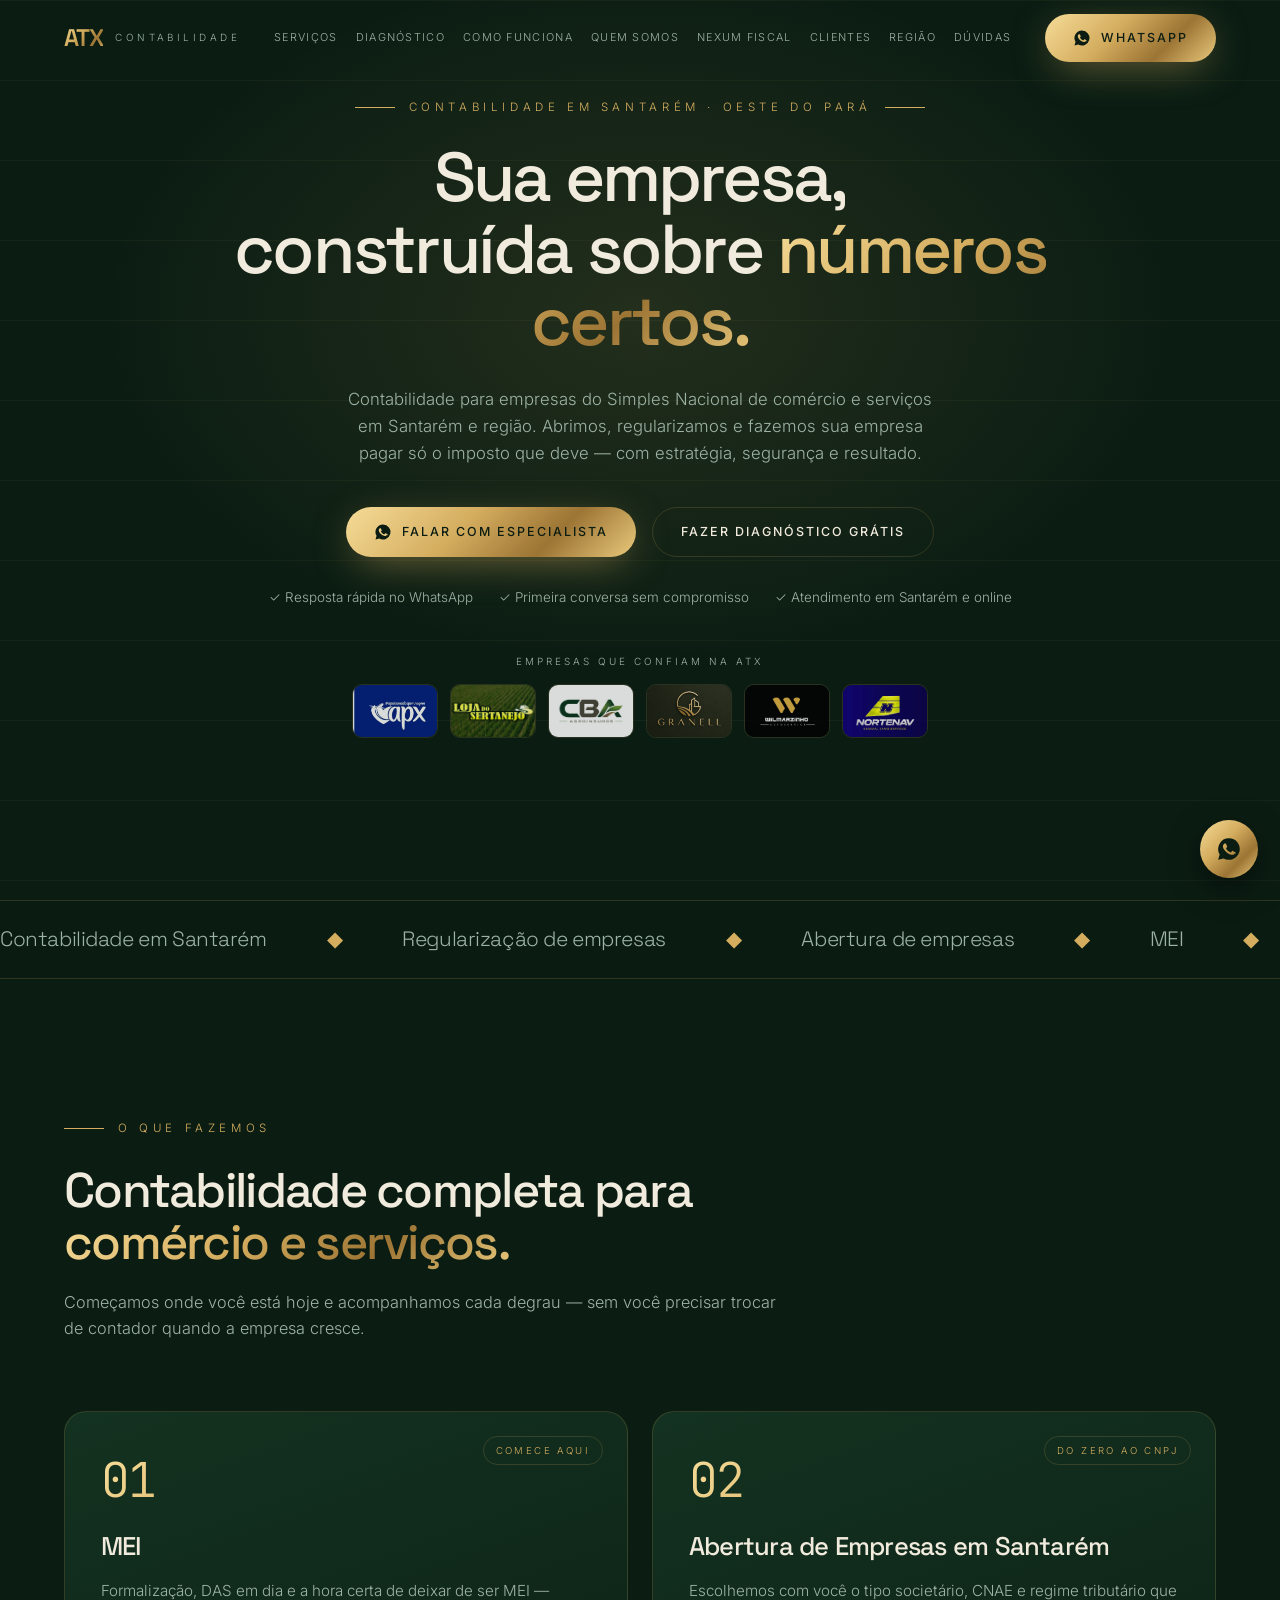
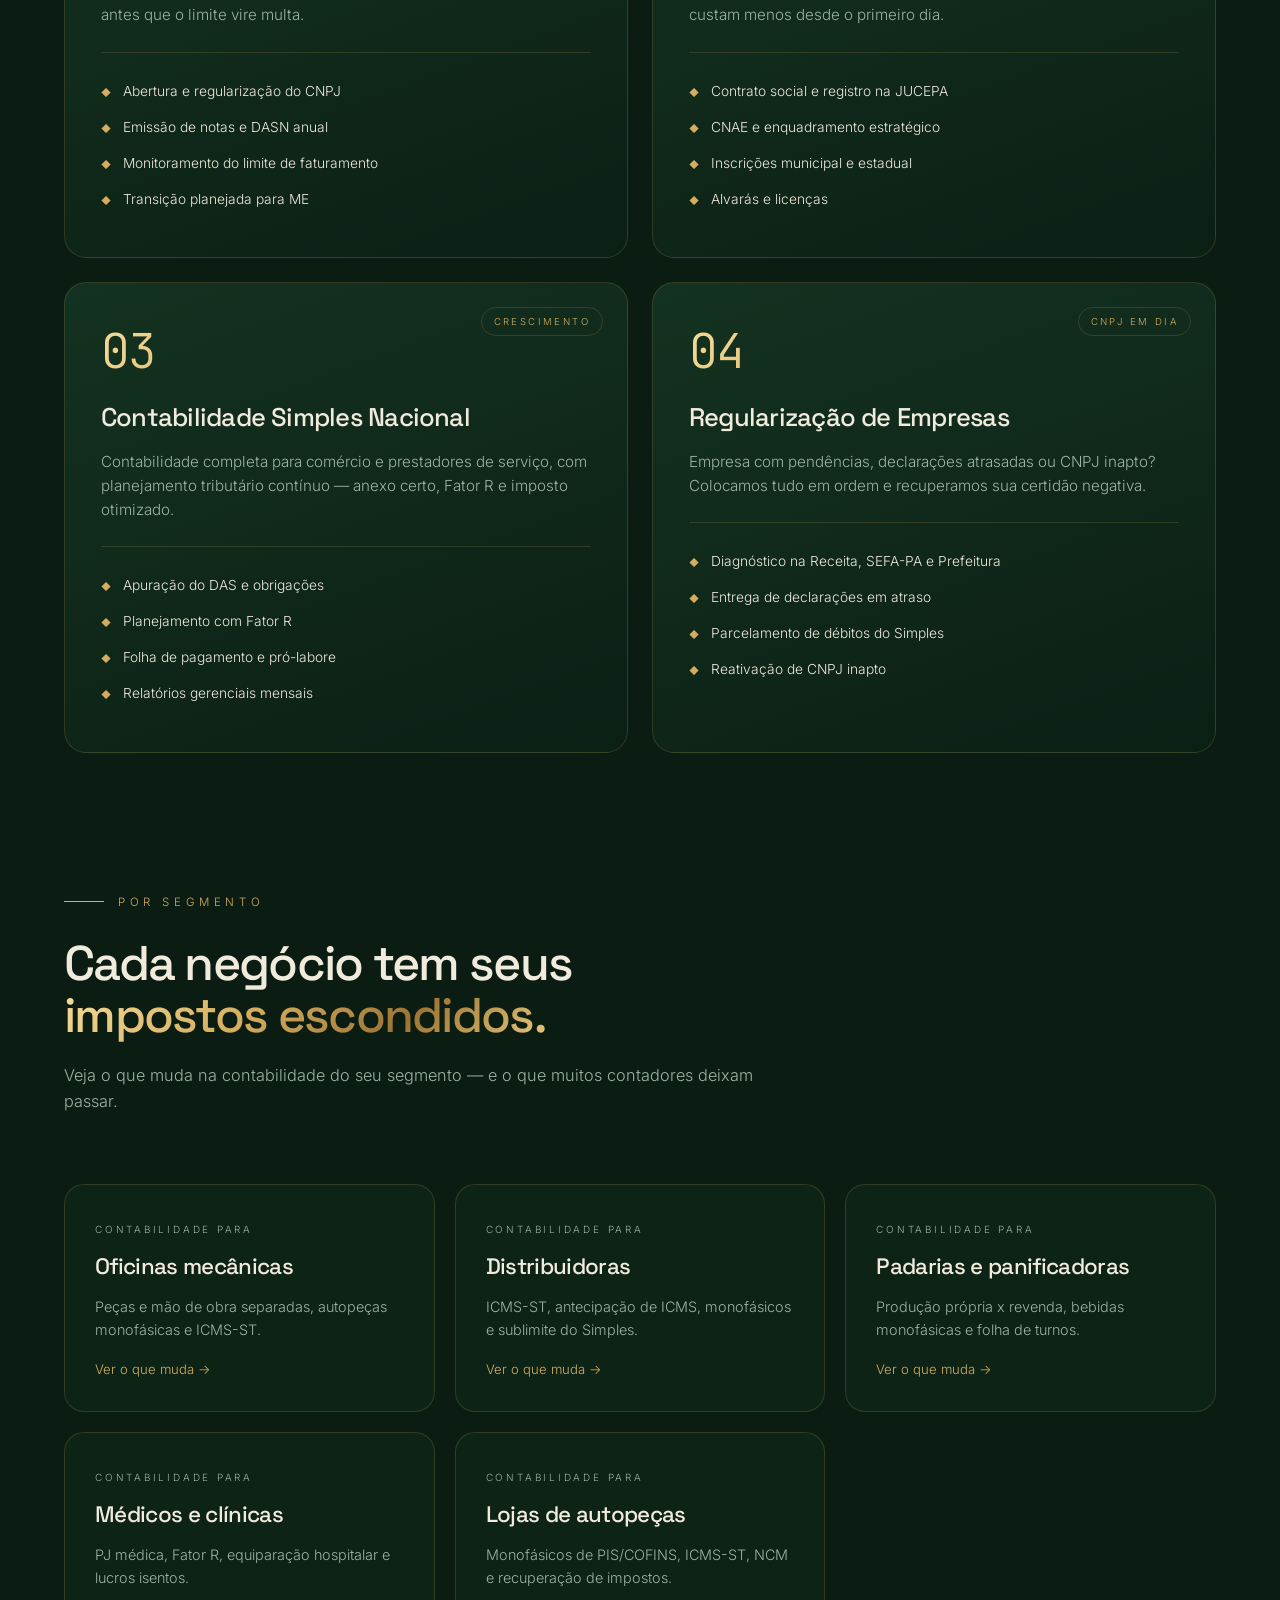
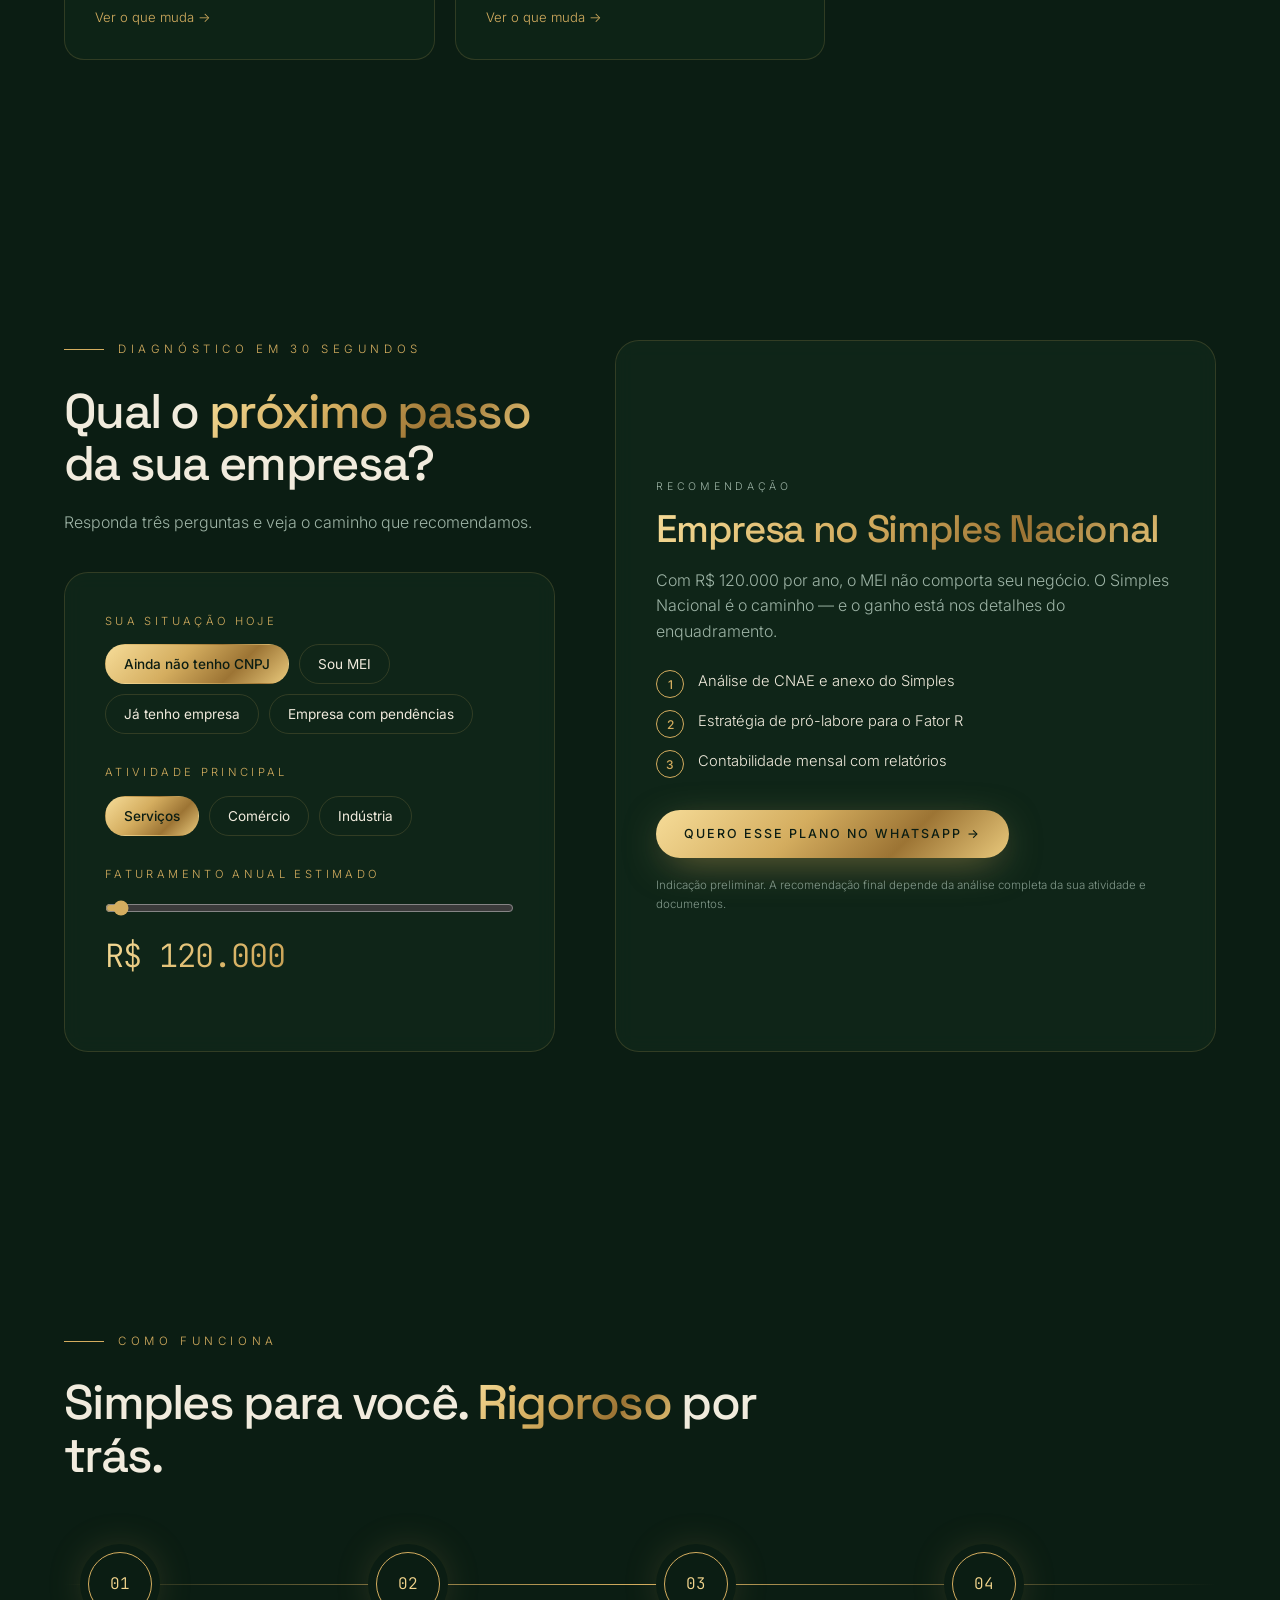
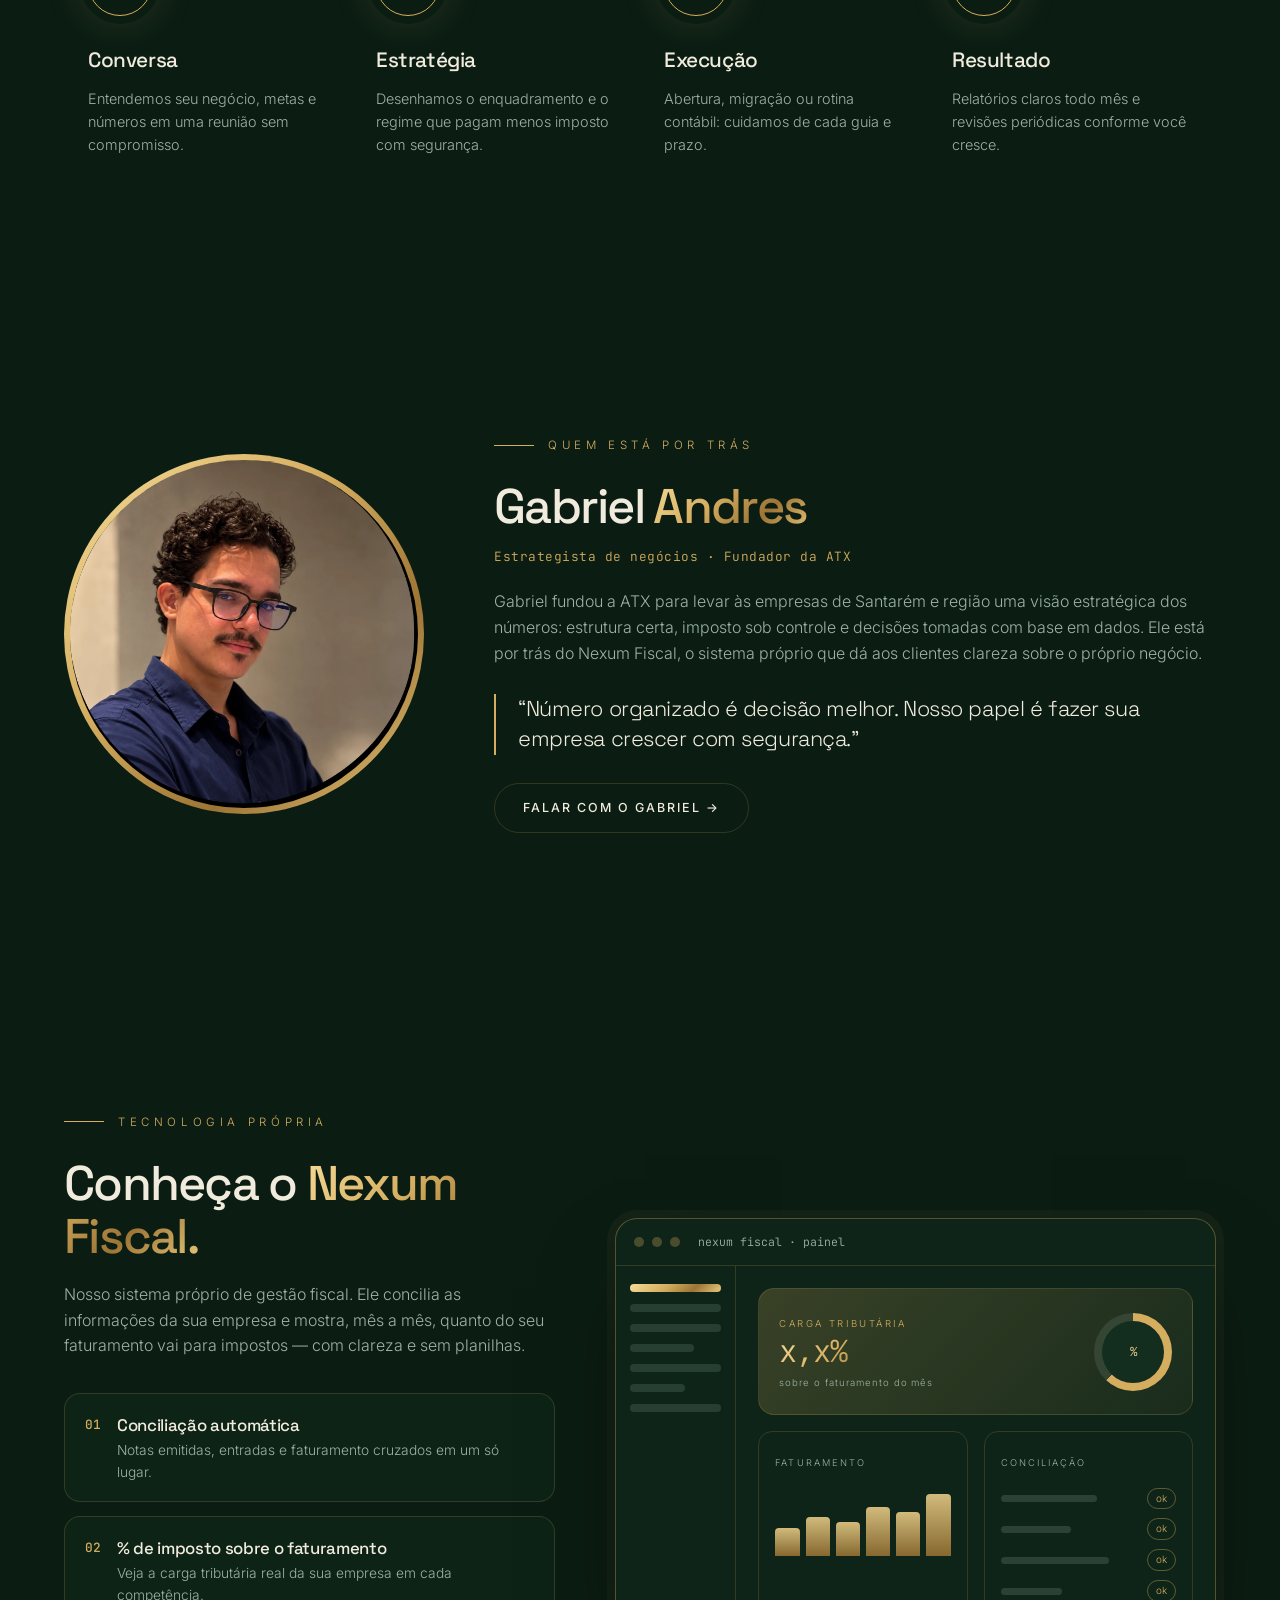
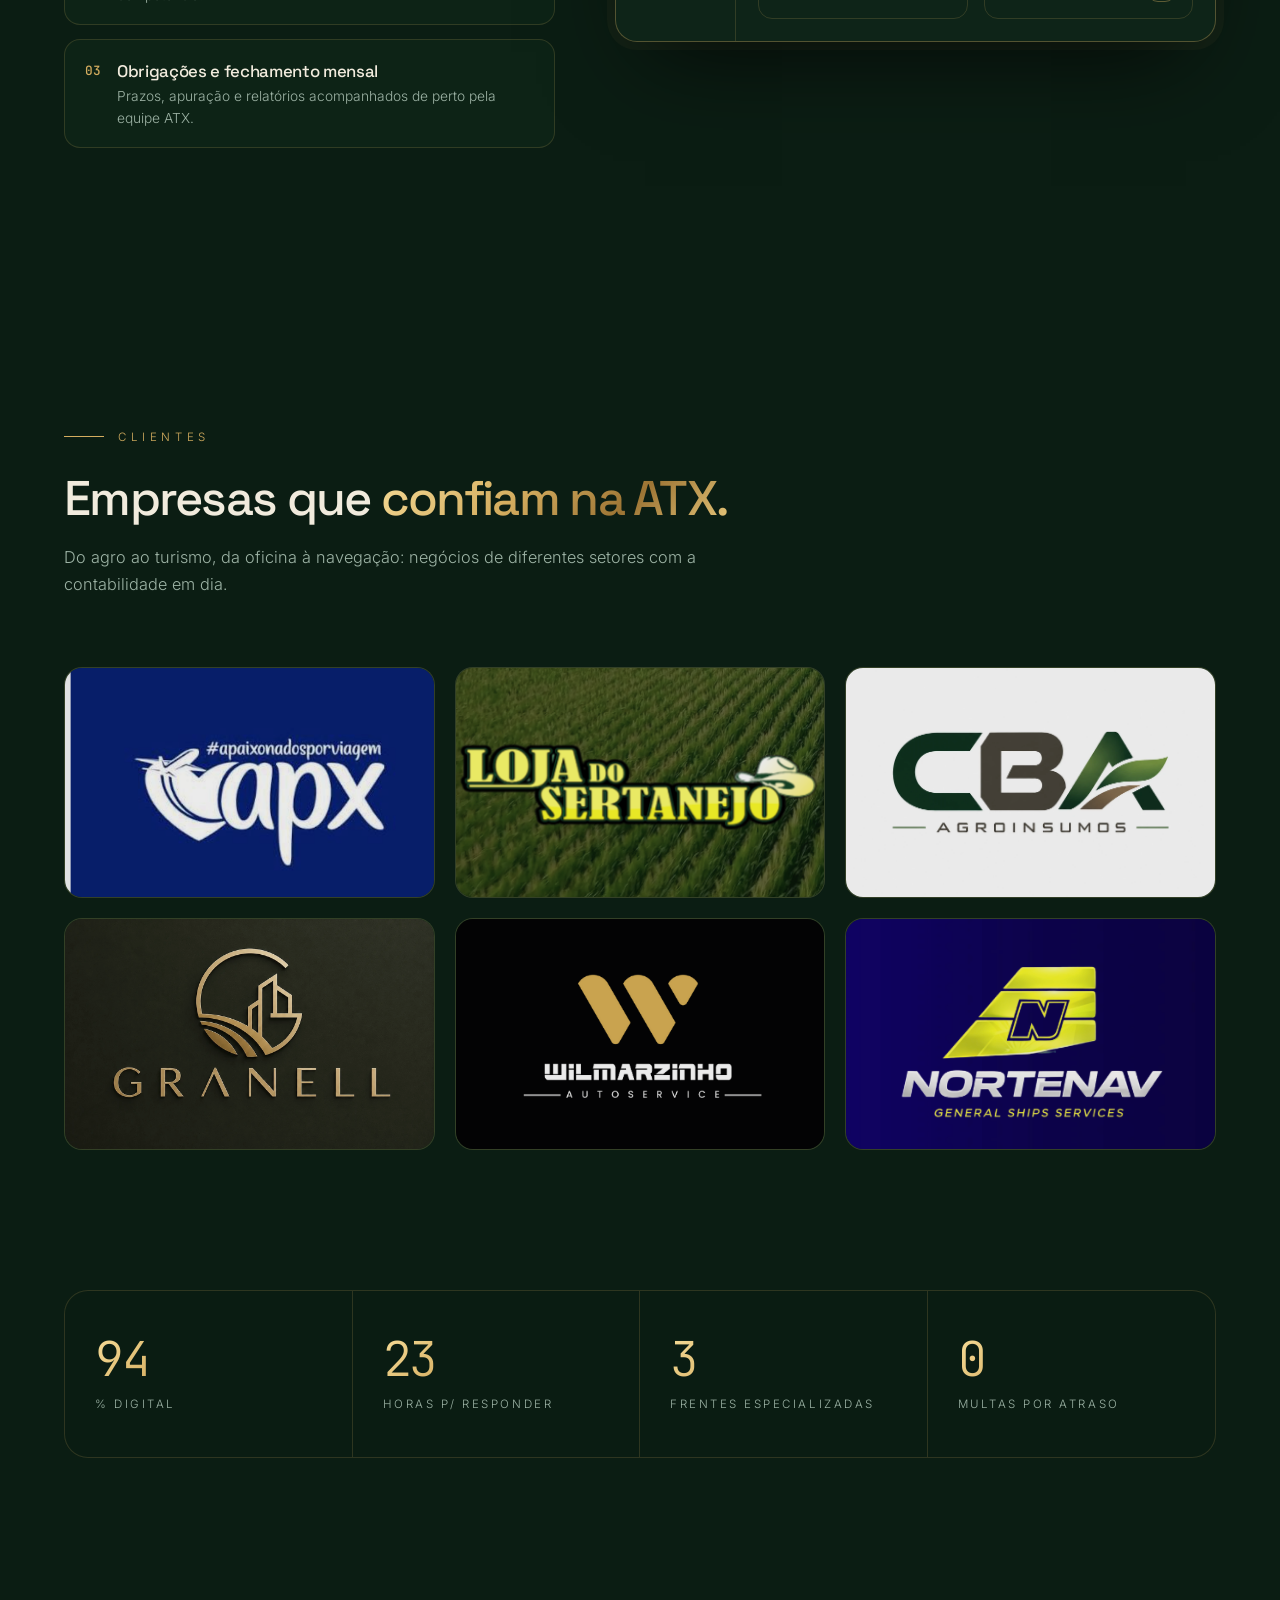
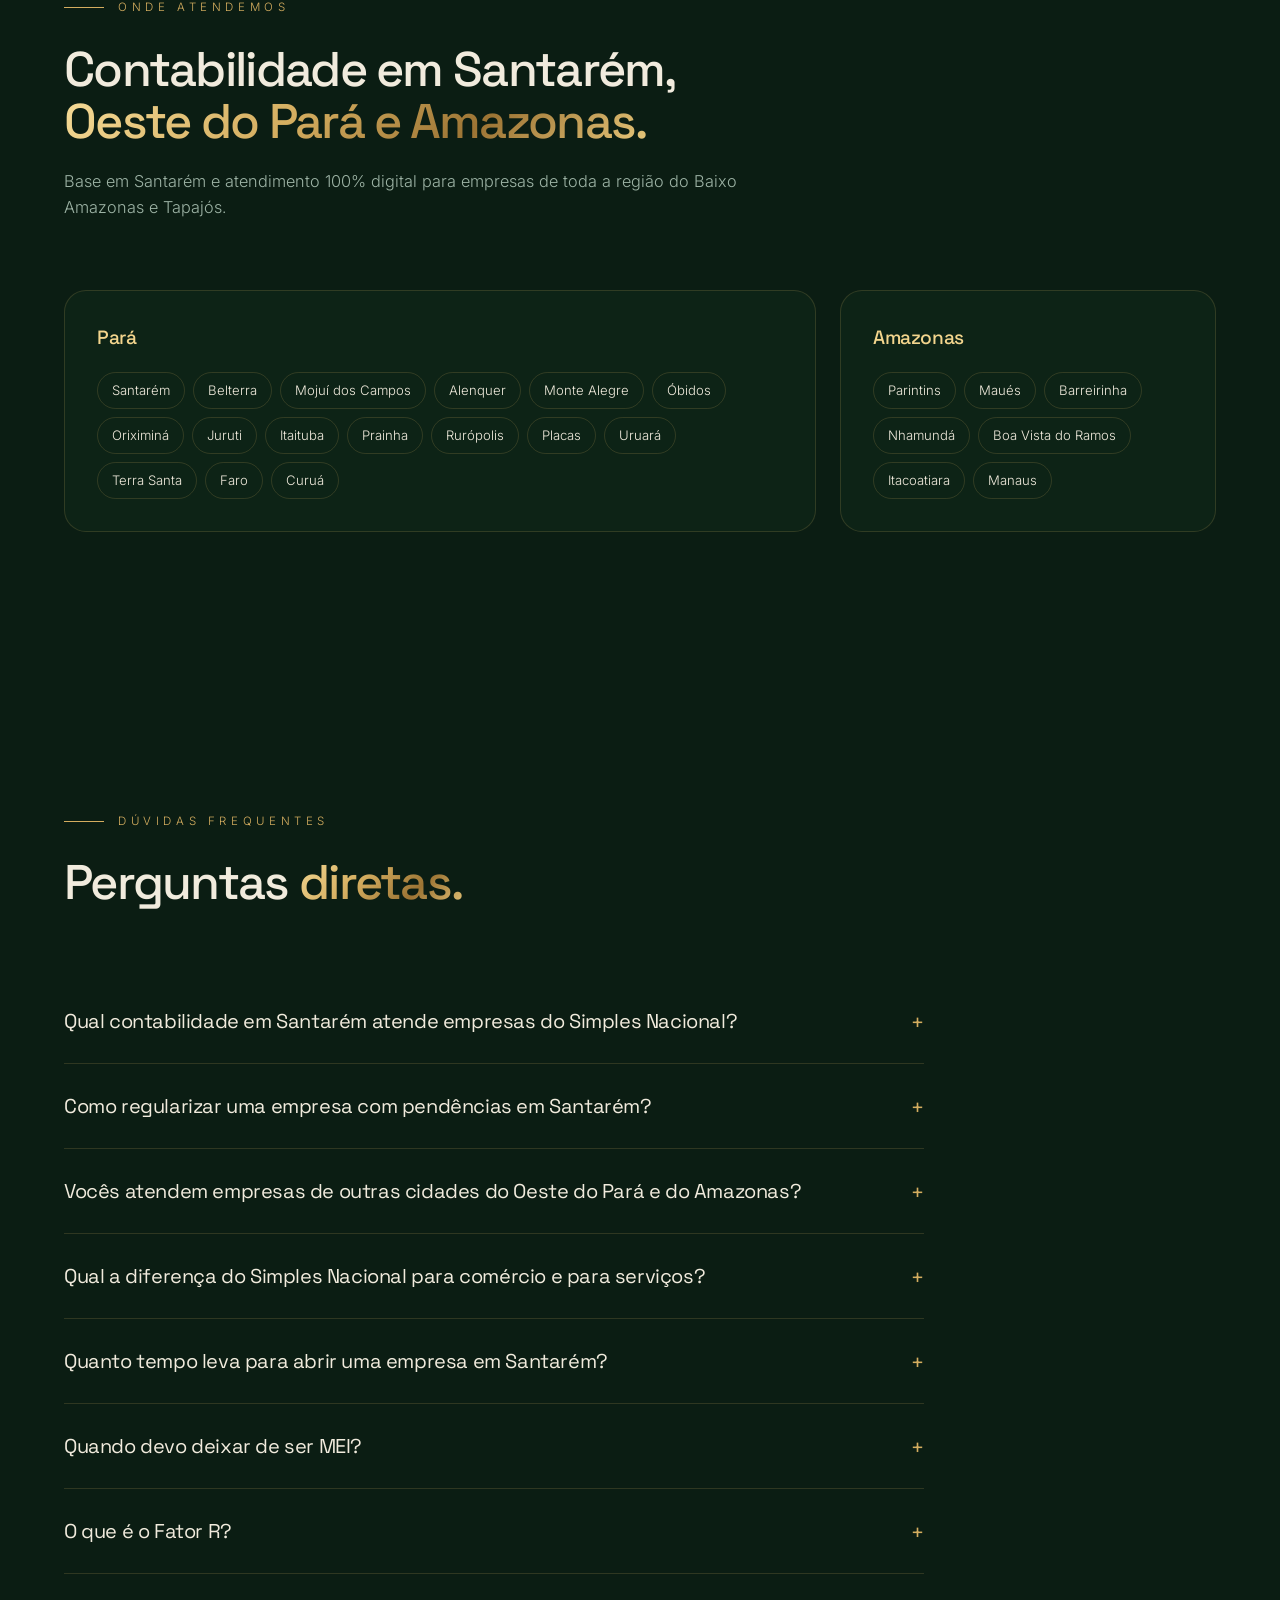
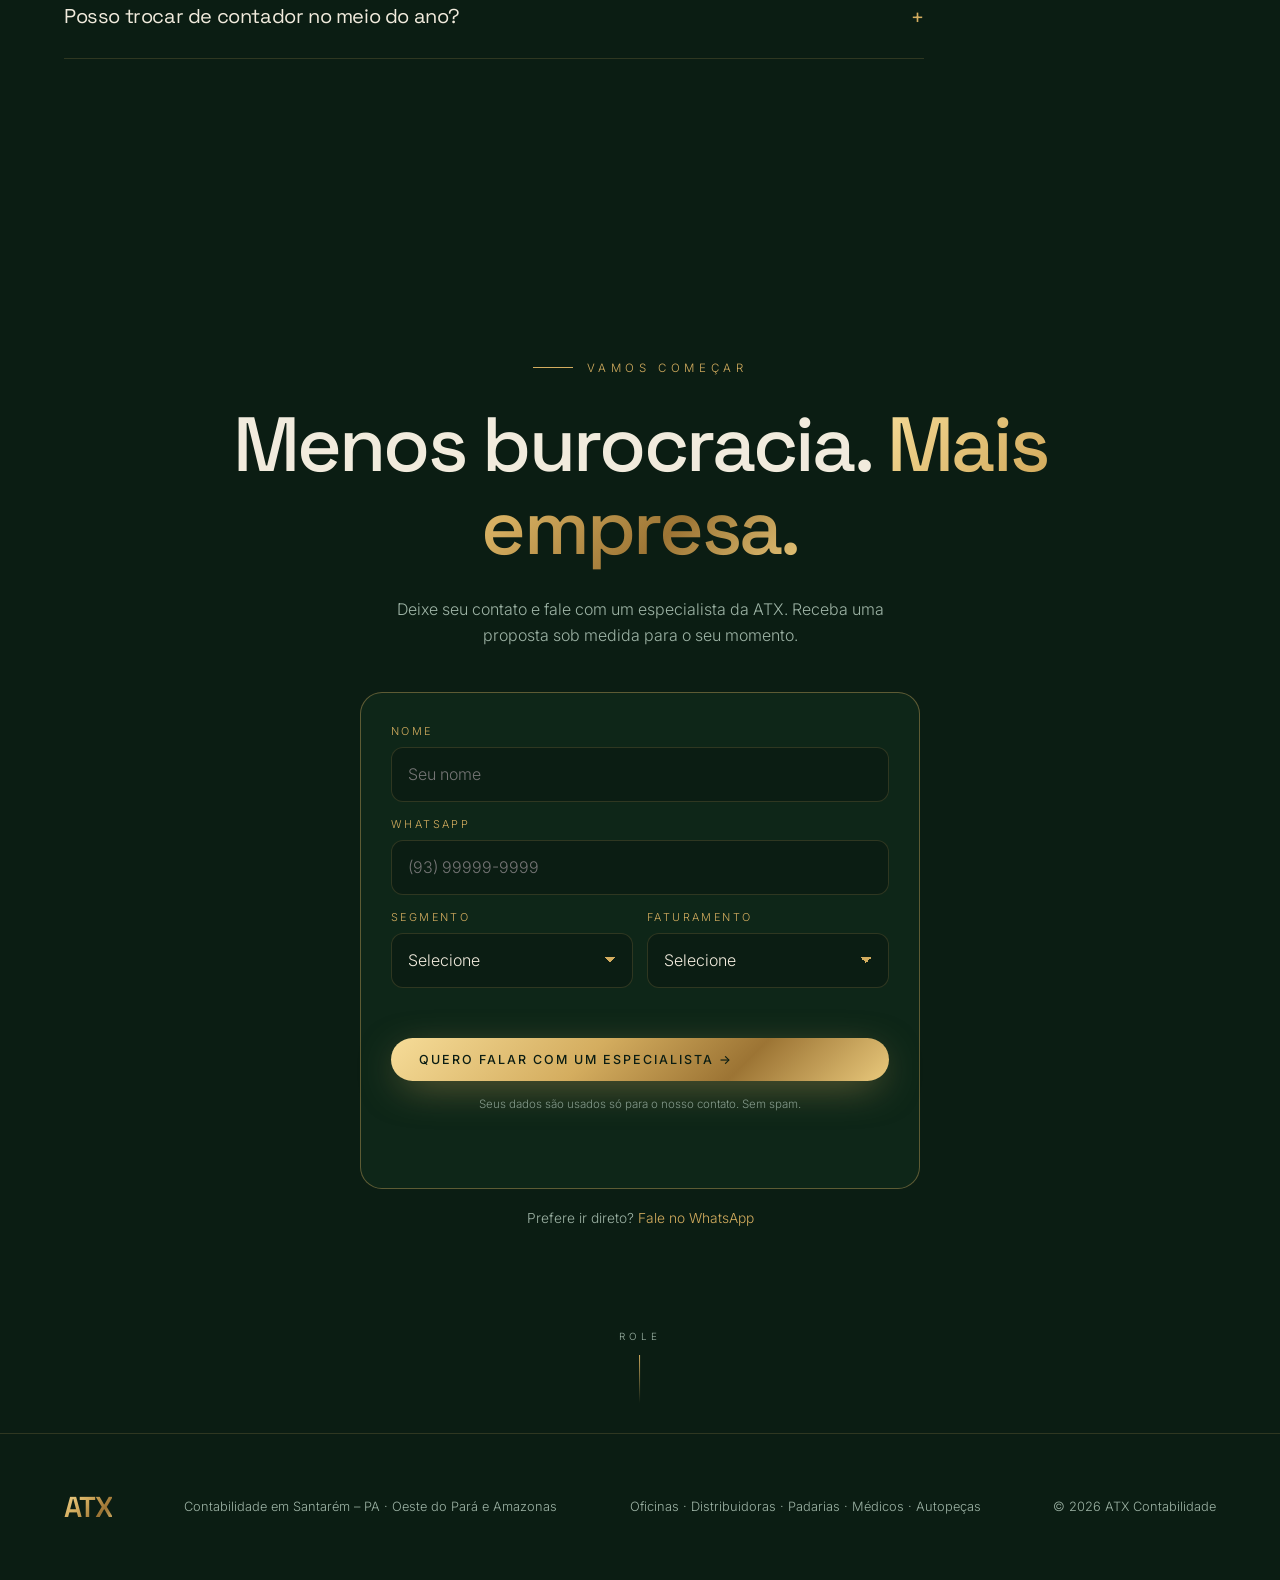
<file: index.html>
<!doctype html>
<html lang="pt-BR">
<head>
<!-- Google Tag Manager -->
<script>(function(w,d,s,l,i){w[l]=w[l]||[];w[l].push({'gtm.start':new Date().getTime(),event:'gtm.js'});var f=d.getElementsByTagName(s)[0],j=d.createElement(s),dl=l!='dataLayer'?'&l='+l:'';j.async=true;j.src='https://www.googletagmanager.com/gtm.js?id='+i+dl;f.parentNode.insertBefore(j,f);})(window,document,'script','dataLayer','GTM-WXZ3DZG');</script>
<!-- End Google Tag Manager -->
<meta charset="utf-8">
<meta name="viewport" content="width=device-width, initial-scale=1">
<title>Contabilidade em Santarém-PA | Simples Nacional e Regularização de Empresas | ATX</title>
<meta name="description" content="Contabilidade em Santarém para empresas do Simples Nacional, comércio e serviços. Regularização de empresas, abertura de CNPJ e MEI no Oeste do Pará e Amazonas. Fale com a ATX.">
<meta name="keywords" content="contabilidade Santarém, contador Santarém, contabilidade Simples Nacional, regularização de empresa Santarém, abrir empresa Santarém, contabilidade Oeste do Pará, contabilidade Parintins, contabilidade comércio, contabilidade prestador de serviço, MEI Santarém">
<meta name="robots" content="index, follow">
<meta name="geo.region" content="BR-PA">
<meta name="geo.placename" content="Santarém">
<meta name="geo.position" content="-2.4430;-54.7083">
<meta name="ICBM" content="-2.4430, -54.7083">
<meta property="og:type" content="website">
<meta property="og:locale" content="pt_BR">
<meta property="og:site_name" content="ATX Contabilidade">
<meta property="og:title" content="Contabilidade em Santarém-PA | Simples Nacional e Regularização | ATX">
<meta property="og:description" content="Contabilidade para comércio e serviços no Simples Nacional, regularização e abertura de empresas em Santarém, Oeste do Pará e Amazonas.">
<meta name="theme-color" content="#0b1d13">
<script type="application/ld+json">[{"@context": "https://schema.org", "@type": "AccountingService", "name": "ATX Contabilidade", "telephone": "+55 92 99509-6571", "description": "Escritório de contabilidade em Santarém-PA especializado em Simples Nacional para comércio e serviços, MEI, abertura e regularização de empresas no Oeste do Pará e Amazonas.", "address": {"@type": "PostalAddress", "addressLocality": "Santarém", "addressRegion": "PA", "addressCountry": "BR"}, "geo": {"@type": "GeoCoordinates", "latitude": -2.443, "longitude": -54.7083}, "areaServed": [{"@type": "City", "name": "Santarém, PA"}, {"@type": "City", "name": "Belterra, PA"}, {"@type": "City", "name": "Mojuí dos Campos, PA"}, {"@type": "City", "name": "Alenquer, PA"}, {"@type": "City", "name": "Monte Alegre, PA"}, {"@type": "City", "name": "Óbidos, PA"}, {"@type": "City", "name": "Oriximiná, PA"}, {"@type": "City", "name": "Juruti, PA"}, {"@type": "City", "name": "Itaituba, PA"}, {"@type": "City", "name": "Prainha, PA"}, {"@type": "City", "name": "Rurópolis, PA"}, {"@type": "City", "name": "Placas, PA"}, {"@type": "City", "name": "Uruará, PA"}, {"@type": "City", "name": "Terra Santa, PA"}, {"@type": "City", "name": "Faro, PA"}, {"@type": "City", "name": "Curuá, PA"}, {"@type": "City", "name": "Parintins, AM"}, {"@type": "City", "name": "Maués, AM"}, {"@type": "City", "name": "Barreirinha, AM"}, {"@type": "City", "name": "Nhamundá, AM"}, {"@type": "City", "name": "Boa Vista do Ramos, AM"}, {"@type": "City", "name": "Itacoatiara, AM"}, {"@type": "City", "name": "Manaus, AM"}, {"@type": "State", "name": "Pará"}, {"@type": "State", "name": "Amazonas"}], "knowsAbout": ["Simples Nacional", "Contabilidade para comércio", "Contabilidade para prestadores de serviço", "Regularização de empresas", "Abertura de empresas", "MEI", "Fator R", "Planejamento tributário"], "hasOfferCatalog": {"@type": "OfferCatalog", "name": "Serviços contábeis", "itemListElement": [{"@type": "Offer", "itemOffered": {"@type": "Service", "name": "Contabilidade para empresas do Simples Nacional"}}, {"@type": "Offer", "itemOffered": {"@type": "Service", "name": "Regularização de empresas e CNPJ"}}, {"@type": "Offer", "itemOffered": {"@type": "Service", "name": "Abertura de empresas"}}, {"@type": "Offer", "itemOffered": {"@type": "Service", "name": "Contabilidade para MEI"}}]}}, {"@context": "https://schema.org", "@type": "FAQPage", "mainEntity": [{"@type": "Question", "name": "Qual contabilidade em Santarém atende empresas do Simples Nacional?", "acceptedAnswer": {"@type": "Answer", "text": "A ATX é especializada em contabilidade para empresas do Simples Nacional em Santarém e no Oeste do Pará, com foco em comércio e prestação de serviços: apuração do DAS, enquadramento no anexo correto, Fator R, folha e relatórios mensais."}}, {"@type": "Question", "name": "Como regularizar uma empresa com pendências em Santarém?", "acceptedAnswer": {"@type": "Answer", "text": "Fazemos o diagnóstico completo do CNPJ: declarações em atraso, DAS em aberto, débitos na Receita Federal, SEFA-PA e Prefeitura, CNPJ inapto ou baixado. Depois montamos o plano de regularização, incluindo parcelamentos, e cuidamos de cada etapa até a certidão negativa."}}, {"@type": "Question", "name": "Vocês atendem empresas de outras cidades do Oeste do Pará e do Amazonas?", "acceptedAnswer": {"@type": "Answer", "text": "Sim. Atendemos Santarém, Belterra, Mojuí dos Campos, Alenquer, Monte Alegre, Óbidos, Oriximiná, Juruti, Itaituba e região, além de Parintins, Maués e outras cidades do Amazonas. O atendimento é 100% digital, por WhatsApp e videochamada."}}, {"@type": "Question", "name": "Qual a diferença do Simples Nacional para comércio e para serviços?", "acceptedAnswer": {"@type": "Answer", "text": "O comércio é tributado pelo Anexo I e precisa de atenção ao ICMS e à substituição tributária. Já os serviços podem cair nos Anexos III, IV ou V, e o Fator R pode reduzir bastante o imposto. Analisamos o CNAE de cada empresa para que ela pague só o que deve."}}, {"@type": "Question", "name": "Quanto tempo leva para abrir uma empresa em Santarém?", "acceptedAnswer": {"@type": "Answer", "text": "Depende da atividade e das licenças, mas na maioria dos casos o CNPJ sai em poucos dias úteis. Cuidamos do registro na JUCEPA, das inscrições municipal e estadual e dos alvarás."}}]}]</script>
<link rel="preconnect" href="https://fonts.googleapis.com">
<link rel="preconnect" href="https://fonts.gstatic.com" crossorigin>
<link href="https://fonts.googleapis.com/css2?family=Space+Grotesk:wght@300;400;500;600&family=Inter:wght@300;400;500;600&family=JetBrains+Mono:wght@400;500&display=swap" rel="stylesheet">
<style>
  :root{
    --bg:#0b1d13; --bg2:#10281a; --card:#143120;
    --gold:#d4ad5f; --gold2:#f3d58d; --gold3:#9c7434;
    --text:#f1ebdd; --muted:#9db3a5; --line:rgba(212,173,95,.18);
    --grad:linear-gradient(135deg,#f6dc98 0%,#d4ad5f 40%,#9c7434 70%,#e9c97c 100%);
  }
  *{box-sizing:border-box;margin:0;padding:0}
  html{scroll-behavior:smooth}
  body{background:var(--bg);color:var(--text);font-family:Inter,sans-serif;font-weight:300;line-height:1.6;overflow-x:hidden}
  a{color:inherit;text-decoration:none}
  .mono{font-family:"JetBrains Mono",monospace}
  .gold{background:var(--grad);-webkit-background-clip:text;background-clip:text;color:transparent}
  .wrap{max-width:1200px;margin:0 auto;padding:0 24px}
  main,header,footer{position:relative;z-index:1}

  /* nav */
  header{position:fixed;top:0;left:0;right:0;z-index:20;transition:.4s}
  header.scrolled{background:rgba(11,29,19,.75);backdrop-filter:blur(14px);border-bottom:1px solid var(--line)}
  nav{display:flex;align-items:center;justify-content:space-between;height:76px}
  .brand{display:flex;align-items:center;gap:12px}
  .logo,.brand .logo{letter-spacing:-.04em;text-transform:none;font-family:"Space Grotesk",sans-serif;font-weight:600;font-size:1.5rem;letter-spacing:-.04em;background:var(--grad);-webkit-background-clip:text;background-clip:text;color:transparent}
  .brand span{font-size:.62rem;letter-spacing:.35em;color:var(--muted);text-transform:uppercase}
  .links{display:flex;gap:34px;font-size:.78rem;letter-spacing:.18em;text-transform:uppercase}
  .links a{color:var(--muted);transition:.3s;white-space:nowrap}.links a:hover{color:var(--gold2)}
  .btn{display:inline-flex;align-items:center;gap:10px;padding:14px 28px;border-radius:999px;font-size:.78rem;letter-spacing:.16em;text-transform:uppercase;font-weight:500;cursor:pointer;border:0;transition:.35s;white-space:nowrap}
  .btn-gold{background:var(--grad);color:#0b1d13;box-shadow:0 10px 40px -10px rgba(212,173,95,.6)}
  .btn-gold:hover{transform:translateY(-2px);box-shadow:0 18px 50px -10px rgba(212,173,95,.8)}
  .btn-ghost{border:1px solid var(--line);color:var(--text)}
  .btn-ghost:hover{border-color:var(--gold)}

  /* hero */
  .hero{min-height:100vh;min-height:100svh;display:flex;align-items:center;padding-top:76px}
  .hero-grid{max-width:920px;text-align:center}
  .hero .eyebrow{justify-content:center}
  .hero .eyebrow:after{content:"";width:40px;height:1px;background:var(--gold)}
  .hero .lead{margin-left:auto;margin-right:auto;max-width:600px}
  .hero .cta-row,.hero .pillars{justify-content:center}
  .hero{background:radial-gradient(60% 55% at 50% 35%,rgba(212,173,95,.12),transparent 70%),linear-gradient(rgba(212,173,95,.05) 1px,transparent 1px) 0 0/100% 80px}
  .eyebrow{font-size:.72rem;letter-spacing:.4em;text-transform:uppercase;color:var(--gold);display:flex;align-items:center;gap:14px;margin-bottom:26px}
  .eyebrow:before{content:"";width:40px;height:1px;background:var(--gold)}
  h1{font-family:"Space Grotesk",sans-serif;font-weight:500;font-size:clamp(2.4rem,5.4vw,4.6rem);line-height:1.04;letter-spacing:-.04em}
  .lead{margin:28px 0 40px;max-width:520px;color:var(--muted);font-size:1.05rem}
  .cta-row{display:flex;gap:16px;flex-wrap:wrap}
  .pillars{display:flex;gap:28px;margin-top:56px;font-size:.68rem;letter-spacing:.35em;text-transform:uppercase;color:var(--muted)}
  .pillars b{color:var(--gold);font-weight:500}
  .trust{display:flex;flex-wrap:wrap;justify-content:center;gap:10px 26px;margin-top:30px;font-size:.84rem;color:var(--muted)}
  .proof{margin-top:46px}
  .proof small{display:block;font-size:.62rem;letter-spacing:.3em;text-transform:uppercase;color:var(--muted);margin-bottom:14px}
  .proof-logos{display:flex;justify-content:center;gap:12px;flex-wrap:wrap}
  .proof-logos img{width:86px;height:54px;object-fit:cover;border-radius:10px;border:1px solid var(--line);opacity:.85}
  .mbar{display:none}
  .scroll-hint{position:absolute;bottom:30px;left:50%;transform:translateX(-50%);font-size:.62rem;letter-spacing:.4em;color:var(--muted);text-transform:uppercase;display:flex;flex-direction:column;align-items:center;gap:10px}
  .scroll-hint i{width:1px;height:48px;background:linear-gradient(var(--gold),transparent);animation:drip 2s infinite}
  @keyframes drip{0%{transform:scaleY(0);transform-origin:top}50%{transform:scaleY(1);transform-origin:top}51%{transform-origin:bottom}100%{transform:scaleY(0);transform-origin:bottom}}

  section{padding:140px 0}
  .sec-head{max-width:720px;margin-bottom:70px}
  h2{font-family:"Space Grotesk",sans-serif;font-weight:500;font-size:clamp(1.9rem,3.8vw,3.2rem);line-height:1.08;letter-spacing:-.035em}
  .sec-head p{color:var(--muted);margin-top:20px;font-size:1.02rem}

  /* ticker */
  .ticker{border-block:1px solid var(--line);overflow:hidden;padding:22px 0;background:rgba(11,29,19,.6);backdrop-filter:blur(6px)}
  .ticker-track{display:flex;gap:60px;white-space:nowrap;animation:tick 40s linear infinite;width:max-content}
  .ticker span{font-family:"Space Grotesk",sans-serif;font-size:1.3rem;letter-spacing:-.02em;color:var(--muted)}
  .ticker span em{font-style:normal;color:var(--gold);margin-left:60px}
  @keyframes tick{to{transform:translateX(-50%)}}

  /* services */
  .cards{display:grid;grid-template-columns:repeat(2,1fr);gap:24px;perspective:1200px}
  .card{position:relative;padding:44px 36px 40px;border-radius:22px;background:linear-gradient(160deg,rgba(22,54,36,.85),rgba(12,32,21,.85));border:1px solid var(--line);transform-style:preserve-3d;transition:transform .2s ease-out,border-color .4s;backdrop-filter:blur(8px);overflow:hidden}
  .card:hover{border-color:rgba(212,173,95,.5)}
  .card:after{content:"";position:absolute;inset:0;background:radial-gradient(500px circle at var(--mx,50%) var(--my,50%),rgba(243,213,141,.14),transparent 40%);pointer-events:none;opacity:0;transition:.3s}
  .card:hover:after{opacity:1}
  .card .num{font-family:"JetBrains Mono",monospace;font-size:3rem;letter-spacing:-.05em;line-height:1;transform:translateZ(50px)}
  .card h3{font-family:"Space Grotesk",sans-serif;font-size:1.6rem;font-weight:500;letter-spacing:-.03em;margin:22px 0 12px;transform:translateZ(40px)}
  .card p{color:var(--muted);font-size:.95rem;transform:translateZ(25px)}
  .card ul{list-style:none;margin-top:24px;border-top:1px solid var(--line);padding-top:20px;transform:translateZ(20px)}
  .card li{font-size:.86rem;padding:7px 0;display:flex;gap:12px}
  .card li:before{content:"◆";color:var(--gold);font-size:.6rem;margin-top:5px}
  .tag{position:absolute;top:24px;right:24px;font-size:.6rem;letter-spacing:.25em;text-transform:uppercase;padding:6px 12px;border:1px solid var(--line);border-radius:999px;color:var(--gold)}

  /* segments */
  .segs{display:grid;grid-template-columns:repeat(3,1fr);gap:20px}
  .seg{display:block;padding:30px;border:1px solid var(--line);border-radius:20px;background:rgba(16,40,26,.6);transition:.35s}
  .seg:hover{border-color:rgba(212,173,95,.6);transform:translateY(-4px)}
  .seg small{font-size:.62rem;letter-spacing:.28em;text-transform:uppercase;color:var(--muted)}
  .seg h3{font-family:"Space Grotesk",sans-serif;font-weight:500;font-size:1.4rem;letter-spacing:-.03em;margin:8px 0 10px}
  .seg p{color:var(--muted);font-size:.9rem}
  .seg span{display:inline-block;margin-top:18px;color:var(--gold);font-size:.82rem}

  /* diagnostic */
  .diag{display:grid;grid-template-columns:.9fr 1.1fr;gap:60px;align-items:start}
  .panel{border:1px solid var(--line);border-radius:24px;padding:40px;background:rgba(16,40,26,.82);backdrop-filter:blur(10px)}
  .q{margin-bottom:30px}
  .q label{display:block;font-size:.7rem;letter-spacing:.3em;text-transform:uppercase;color:var(--gold);margin-bottom:14px}
  .opts{display:flex;flex-wrap:wrap;gap:10px}
  .opt{padding:11px 18px;border-radius:999px;border:1px solid var(--line);font-size:.85rem;cursor:pointer;transition:.25s;background:transparent;color:var(--text);font-family:inherit}
  .opt:hover{border-color:var(--gold)}
  .opt.on{background:var(--grad);color:#0b1d13;border-color:transparent;font-weight:500}
  input[type=range]{width:100%;accent-color:var(--gold)}
  .rev{font-family:"JetBrains Mono",monospace;font-size:2rem;letter-spacing:-.03em;margin-top:6px}
  .result{min-height:100%;display:flex;flex-direction:column;justify-content:center}
  .result .badge{font-size:.66rem;letter-spacing:.35em;text-transform:uppercase;color:var(--muted)}
  .result h3{font-family:"Space Grotesk",sans-serif;font-size:2.4rem;font-weight:500;line-height:1.08;letter-spacing:-.035em;margin:12px 0 18px}
  .result p{color:var(--muted)}
  .result .steps{margin:26px 0 32px;display:grid;gap:12px}
  .result .steps div{display:flex;gap:14px;align-items:flex-start;font-size:.92rem}
  .result .steps b{min-width:28px;height:28px;border-radius:50%;border:1px solid var(--gold);display:grid;place-items:center;font-weight:500;font-size:.75rem;color:var(--gold)}
  .fine{font-size:.72rem;color:var(--muted);margin-top:18px;opacity:.8}

  /* process */
  .timeline{display:grid;grid-template-columns:repeat(4,1fr);gap:0;position:relative}
  .timeline:before{content:"";position:absolute;top:32px;left:0;right:0;height:1px;background:linear-gradient(90deg,transparent,var(--gold),transparent)}
  .step{padding:0 24px}
  .dot{width:64px;height:64px;border-radius:50%;border:1px solid var(--gold);background:var(--bg);display:grid;place-items:center;font-family:"JetBrains Mono",monospace;font-size:1rem;color:var(--gold2);margin-bottom:28px;position:relative;box-shadow:0 0 0 8px var(--bg),0 0 40px rgba(212,173,95,.25)}
  .step h4{font-family:"Space Grotesk",sans-serif;font-size:1.3rem;font-weight:500;letter-spacing:-.02em;margin-bottom:10px}
  .step p{color:var(--muted);font-size:.9rem}

  /* nexum */
  .nx{display:grid;grid-template-columns:.9fr 1.1fr;gap:60px;align-items:center}
  .nx-feats{display:grid;gap:14px;margin-top:34px}
  .nx-feat{display:flex;gap:16px;padding:18px 20px;border:1px solid var(--line);border-radius:16px;background:rgba(16,40,26,.6)}
  .nx-feat b{font-family:"JetBrains Mono",monospace;color:var(--gold);font-weight:500;font-size:.8rem;margin-top:3px}
  .nx-feat h4{font-family:"Space Grotesk",sans-serif;font-weight:500;font-size:1.05rem;letter-spacing:-.02em}
  .nx-feat p{color:var(--muted);font-size:.86rem}
  .mock{border:1px solid rgba(212,173,95,.35);border-radius:22px;overflow:hidden;background:#0e2418;box-shadow:0 40px 90px -30px rgba(0,0,0,.7),0 0 0 8px rgba(212,173,95,.04)}
  .mock-bar{display:flex;align-items:center;gap:8px;padding:14px 18px;border-bottom:1px solid var(--line)}
  .mock-bar i{width:10px;height:10px;border-radius:50%;background:rgba(212,173,95,.3)}
  .mock-bar span{margin-left:10px;font-family:"JetBrains Mono",monospace;font-size:.72rem;color:var(--muted)}
  .mock-body{display:grid;grid-template-columns:120px 1fr}
  .mock-side{border-right:1px solid var(--line);padding:18px 14px;display:grid;gap:12px;align-content:start}
  .mock-side i{display:block;height:8px;border-radius:4px;background:rgba(157,179,165,.18)}
  .mock-side i.on{background:var(--grad)}
  .mock-main{padding:22px;display:grid;gap:16px}
  .m-hero{border-radius:16px;padding:20px;background:linear-gradient(135deg,rgba(212,173,95,.22),rgba(212,173,95,.06));border:1px solid var(--line);display:flex;justify-content:space-between;align-items:center;gap:16px}
  .m-hero small{font-size:.6rem;letter-spacing:.25em;text-transform:uppercase;color:var(--gold)}
  .m-hero .big{font-family:"JetBrains Mono",monospace;font-size:1.9rem;letter-spacing:-.04em;line-height:1.1}
  .m-ring{width:78px;height:78px;border-radius:50%;flex:none;background:conic-gradient(var(--gold) 0 var(--p,62%),rgba(157,179,165,.15) 0);display:grid;place-items:center}
  .m-ring:after{content:attr(data-l);width:62px;height:62px;border-radius:50%;background:#132e1f;display:grid;place-items:center;font-family:"JetBrains Mono",monospace;font-size:.78rem;color:var(--gold2)}
  .m-row{display:grid;grid-template-columns:1fr 1fr;gap:16px}
  .m-card{border:1px solid var(--line);border-radius:14px;padding:16px}
  .m-card small{font-size:.58rem;letter-spacing:.22em;text-transform:uppercase;color:var(--muted)}
  .bars{display:flex;align-items:flex-end;gap:6px;height:70px;margin-top:12px}
  .bars i{flex:1;border-radius:4px 4px 0 0;background:linear-gradient(var(--gold2),var(--gold3));opacity:.85}
  .m-lines{display:grid;gap:9px;margin-top:14px}
  .m-lines div{display:flex;align-items:center;gap:10px}
  .m-lines i{height:7px;border-radius:4px;background:rgba(157,179,165,.2)}
  .m-lines em{font-style:normal;font-size:.62rem;padding:2px 8px;border-radius:999px;border:1px solid rgba(212,173,95,.4);color:var(--gold);margin-left:auto}

  /* founder */
  .founder{display:grid;grid-template-columns:360px 1fr;gap:70px;align-items:center}
  .f-photo{position:relative;aspect-ratio:1;border-radius:50%;padding:6px;background:var(--grad)}
  .f-photo img,.f-photo .f-fb{width:100%;height:100%;border-radius:50%;object-fit:cover;display:block;background:var(--bg2)}
  .f-fb{display:grid!important;place-items:center;font-family:"Space Grotesk",sans-serif;font-size:4rem;color:var(--gold)}
  .f-role{font-family:"JetBrains Mono",monospace;font-size:.8rem;color:var(--gold);margin:14px 0 22px;letter-spacing:.04em}
  .founder blockquote{font-family:"Space Grotesk",sans-serif;font-size:1.35rem;letter-spacing:-.02em;line-height:1.4;border-left:2px solid var(--gold);padding-left:22px;margin:28px 0}

  /* clients */
  .clients{display:grid;grid-template-columns:repeat(3,1fr);gap:20px}
  .client{aspect-ratio:16/10;border-radius:18px;overflow:hidden;border:1px solid var(--line);background:var(--bg2);transition:.4s}
  .client img{width:100%;height:100%;object-fit:cover;display:block;filter:saturate(.85) brightness(.92);transition:.5s}
  .client:hover{border-color:rgba(212,173,95,.55);transform:translateY(-4px)}
  .client:hover img{filter:none;transform:scale(1.04)}

  /* stats */
  .stats{display:grid;grid-template-columns:repeat(4,1fr);border:1px solid var(--line);border-radius:24px;overflow:hidden;background:rgba(11,29,19,.7);backdrop-filter:blur(8px)}
  .stat{padding:44px 30px;border-right:1px solid var(--line)}
  .stat:last-child{border-right:0}
  .stat .v{font-family:"JetBrains Mono",monospace;font-size:3rem;letter-spacing:-.05em;line-height:1}
  .stat .l{font-size:.72rem;letter-spacing:.22em;text-transform:uppercase;color:var(--muted);margin-top:12px}

  /* region */
  .region{display:grid;grid-template-columns:2fr 1fr;gap:24px}
  .region>div{border:1px solid var(--line);border-radius:22px;padding:32px;background:rgba(16,40,26,.6)}
  .region h3{font-family:"Space Grotesk",sans-serif;font-weight:500;font-size:1.2rem;letter-spacing:-.02em;color:var(--gold2);margin-bottom:18px}
  .region ul{list-style:none;display:flex;flex-wrap:wrap;gap:8px}
  .region li{font-size:.82rem;padding:7px 14px;border:1px solid var(--line);border-radius:999px;color:var(--text)}

  /* faq */
  .faq{max-width:860px}
  details{border-bottom:1px solid var(--line);padding:26px 0}
  summary{cursor:pointer;list-style:none;display:flex;justify-content:space-between;gap:20px;font-family:"Space Grotesk",sans-serif;font-size:1.25rem;font-weight:400;letter-spacing:-.02em}
  summary::-webkit-details-marker{display:none}
  summary:after{content:"+";color:var(--gold);transition:.3s;font-family:Inter}
  details[open] summary:after{transform:rotate(45deg)}
  details p{color:var(--muted);margin-top:14px;max-width:720px}

  /* cta */
  .final{text-align:center;padding:160px 0}
  .final h2{font-size:clamp(2.6rem,6vw,5.4rem);max-width:900px;margin:0 auto 28px}
  .final p{color:var(--muted);max-width:540px;margin:0 auto 44px}
  footer{border-top:1px solid var(--line);padding:50px 0;background:var(--bg)}
  .foot{display:flex;justify-content:space-between;align-items:center;gap:24px;flex-wrap:wrap;font-size:.8rem;color:var(--muted)}
  .wa{position:fixed;right:22px;bottom:22px;z-index:30;width:58px;height:58px;border-radius:50%;background:var(--grad);display:grid;place-items:center;box-shadow:0 10px 30px rgba(0,0,0,.5);transition:.3s}
  .wa:hover{transform:scale(1.08)}

  .reveal{opacity:0;transform:translateY(40px);transition:1s cubic-bezier(.2,.7,.2,1)}
  .reveal.in{opacity:1;transform:none}

  @media (max-width:1280px){.links{gap:18px;font-size:.68rem;letter-spacing:.12em}}
  @media (max-width:1080px){.links{display:none}}
  @media (max-width:900px){
    .links{display:none}
    .diag{grid-template-columns:1fr}
    .cards{grid-template-columns:1fr}
    .clients{grid-template-columns:1fr 1fr;gap:12px}
    .nx{grid-template-columns:1fr;gap:40px}
    .founder{grid-template-columns:1fr;gap:36px;text-align:center}
    .f-photo{width:220px;margin:0 auto}
    .founder blockquote{border-left:0;padding:0;font-size:1.1rem}
    .mock-body{grid-template-columns:1fr}.mock-side{display:none}
    .mock-main{padding:16px}.m-row{grid-template-columns:1fr}.m-hero .big{font-size:1.5rem}
    .region{grid-template-columns:1fr}
    .segs{grid-template-columns:1fr}
    .region>div{padding:22px}
    .client{border-radius:14px}
    .timeline{grid-template-columns:1fr 1fr;row-gap:50px}
    .timeline:before{display:none}
    .stats{grid-template-columns:1fr 1fr}
    .stat:nth-child(2){border-right:0}
    .stat:nth-child(-n+2){border-bottom:1px solid var(--line)}
    section{padding:100px 0}
    .panel{padding:28px}
    .pillars{gap:16px;flex-wrap:wrap}
    .nav-cta{display:none}
  }
  @media (max-width:640px){
    .wrap{padding:0 20px}
    nav{height:64px}
    header{background:rgba(11,29,19,.8);backdrop-filter:blur(14px);border-bottom:1px solid var(--line)}
    .hero{padding:96px 0 90px;min-height:auto;min-height:100svh}
    .eyebrow{font-size:.62rem;letter-spacing:.28em;gap:10px;margin-bottom:20px}
    .eyebrow:before,.hero .eyebrow:after{width:24px}
    h1{font-size:2.35rem;line-height:1.08}
    .hero h1 br{display:none}
    .lead{font-size:.98rem;margin:22px auto 32px}
    .hero .cta-row{flex-direction:column;gap:12px}
    .hero .cta-row .btn{justify-content:center;width:100%;white-space:normal;text-align:center}
    .btn{letter-spacing:.1em}
    .pillars{margin-top:40px;font-size:.6rem;letter-spacing:.2em;gap:14px;justify-content:center}
    .scroll-hint{display:none}
    .trust{flex-direction:column;gap:6px;font-size:.8rem;margin-top:24px}
    .proof{margin-top:34px}.proof-logos{gap:8px}.proof-logos img{width:calc(33% - 6px);height:auto;aspect-ratio:16/10}
    .mbar{display:flex;position:fixed;left:0;right:0;bottom:0;z-index:40;padding:10px 14px calc(10px + env(safe-area-inset-bottom));background:rgba(11,29,19,.92);backdrop-filter:blur(14px);border-top:1px solid var(--line)}
    .mbar .btn{width:100%;justify-content:center}
    .wa{display:none}
    footer{padding-bottom:110px}
    section{padding:72px 0}
    .sec-head{margin-bottom:40px}
    h2{font-size:1.9rem}
    .ticker{padding:16px 0}.ticker span{font-size:1.05rem}
    .card{padding:32px 24px 28px}
    .card .num{font-size:2.4rem}
    .tag{top:20px;right:20px}
    .panel{padding:22px;border-radius:18px}
    .opt{padding:10px 14px;font-size:.8rem}
    .result h3{font-size:1.8rem}
    .result .btn{width:100%;justify-content:center}
    .timeline{grid-template-columns:1fr;row-gap:36px}
    .step{padding:0;display:grid;grid-template-columns:52px 1fr;column-gap:18px}
    .step .dot{width:52px;height:52px;margin:0;grid-row:span 2;font-size:.85rem}
    .stat{padding:28px 20px}.stat .v{font-size:2.2rem}.stat .l{font-size:.62rem;letter-spacing:.15em}
    summary{font-size:1.05rem}details{padding:20px 0}
    .final{padding:96px 0}.final h2{font-size:2.3rem}
    .final .btn{width:100%;justify-content:center}
    .foot{flex-direction:column;text-align:center;gap:12px}
    .wa{width:52px;height:52px;right:16px;bottom:16px}
  }
</style>
<link rel="stylesheet" href="/assets/form.css">
</head>
<body>
<!-- Google Tag Manager (noscript) -->
<noscript><iframe src="https://www.googletagmanager.com/ns.html?id=GTM-WXZ3DZG" height="0" width="0" style="display:none;visibility:hidden"></iframe></noscript>
<!-- End Google Tag Manager (noscript) -->

<header id="top">
  <div class="wrap">
    <nav>
      <a href="#" class="brand"><span class="logo">ATX</span><span>Contabilidade</span></a>
      <div class="links">
        <a href="#servicos">Serviços</a><a href="#diagnostico">Diagnóstico</a><a href="#processo">Como funciona</a><a href="#quem-somos">Quem somos</a><a href="#nexum">Nexum Fiscal</a><a href="#clientes">Clientes</a><a href="#regiao">Região</a><a href="#faq">Dúvidas</a>
      </div>
      <a class="btn btn-gold nav-cta js-wa" data-cta="topo" href="https://wa.me/5592995096571?text=Oi%2C%20vim%20pelo%20Google%20e%20tenho%20interesse%20em%20servi%C3%A7os%20cont%C3%A1beis." target="_blank" rel="noopener"><svg width="18" height="18" viewBox="0 0 24 24" fill="currentColor" aria-hidden="true"><path d="M12 2a10 10 0 0 0-8.6 15.1L2 22l5-1.3A10 10 0 1 0 12 2zm5.3 14.1c-.2.6-1.3 1.2-1.8 1.2-.5.1-1 .2-3.3-.7-2.8-1.1-4.5-3.9-4.7-4.1-.1-.2-1.1-1.5-1.1-2.9s.7-2 1-2.3c.3-.3.6-.3.8-.3h.6c.2 0 .4 0 .6.5l.9 2.1c.1.2.1.4 0 .5l-.4.6-.4.4c-.1.1-.3.3-.1.6.2.3.7 1.2 1.6 2 1.1 1 2 1.3 2.3 1.4.3.1.5.1.6-.1l.9-1.1c.2-.3.4-.2.7-.1l2 1c.3.1.5.2.5.3.1.2.1.7-.1 1.4z"/></svg> WhatsApp</a>
    </nav>
  </div>
</header>

<main>
  <section class="hero">
    <div class="wrap hero-grid">
      <div>
        <div class="eyebrow reveal">Contabilidade em Santarém · Oeste do Pará</div>
        <h1 class="reveal">Sua empresa, <br>construída sobre <span class="gold">números certos.</span></h1>
        <p class="lead reveal">Contabilidade para empresas do Simples Nacional de comércio e serviços em Santarém e região. Abrimos, regularizamos e fazemos sua empresa pagar só o imposto que deve — com estratégia, segurança e resultado.</p>
        <div class="cta-row reveal">
          <a class="btn btn-gold js-wa" data-cta="hero" href="https://wa.me/5592995096571?text=Oi%2C%20vim%20pelo%20Google%20e%20tenho%20interesse%20em%20servi%C3%A7os%20cont%C3%A1beis." target="_blank" rel="noopener"><svg width="18" height="18" viewBox="0 0 24 24" fill="currentColor" aria-hidden="true"><path d="M12 2a10 10 0 0 0-8.6 15.1L2 22l5-1.3A10 10 0 1 0 12 2zm5.3 14.1c-.2.6-1.3 1.2-1.8 1.2-.5.1-1 .2-3.3-.7-2.8-1.1-4.5-3.9-4.7-4.1-.1-.2-1.1-1.5-1.1-2.9s.7-2 1-2.3c.3-.3.6-.3.8-.3h.6c.2 0 .4 0 .6.5l.9 2.1c.1.2.1.4 0 .5l-.4.6-.4.4c-.1.1-.3.3-.1.6.2.3.7 1.2 1.6 2 1.1 1 2 1.3 2.3 1.4.3.1.5.1.6-.1l.9-1.1c.2-.3.4-.2.7-.1l2 1c.3.1.5.2.5.3.1.2.1.7-.1 1.4z"/></svg> Falar com especialista</a>
          <a class="btn btn-ghost" href="#diagnostico">Fazer diagnóstico grátis</a>
        </div>
        <div class="trust reveal"><span>✓ Resposta rápida no WhatsApp</span><span>✓ Primeira conversa sem compromisso</span><span>✓ Atendimento em Santarém e online</span></div>
        <div class="proof reveal"><small>Empresas que confiam na ATX</small><div class="proof-logos"><img src="assets/clientes/apx.png" alt="" loading="eager"><img src="assets/clientes/loja-do-sertanejo.png" alt="" loading="eager"><img src="assets/clientes/cba.webp" alt="" loading="eager"><img src="assets/clientes/granell.webp" alt="" loading="eager"><img src="assets/clientes/wilmarzinho.png" alt="" loading="eager"><img src="assets/clientes/nortenav.png" alt="" loading="eager"></div></div>
      </div>
    </div>
    <div class="scroll-hint">Role<i></i></div>
  </section>

  <div class="ticker"><div class="ticker-track" id="ticker"></div></div>

  <section id="servicos">
    <div class="wrap">
      <div class="sec-head reveal">
        <div class="eyebrow">O que fazemos</div>
        <h2>Contabilidade completa para <span class="gold">comércio e serviços.</span></h2>
        <p>Começamos onde você está hoje e acompanhamos cada degrau — sem você precisar trocar de contador quando a empresa cresce.</p>
      </div>
      <div class="cards">
        <article class="card reveal">
          <span class="tag">Comece aqui</span>
          <div class="num gold">01</div>
          <h3>MEI</h3>
          <p>Formalização, DAS em dia e a hora certa de deixar de ser MEI — antes que o limite vire multa.</p>
          <ul><li>Abertura e regularização do CNPJ</li><li>Emissão de notas e DASN anual</li><li>Monitoramento do limite de faturamento</li><li>Transição planejada para ME</li></ul>
        </article>
        <article class="card reveal">
          <span class="tag">Do zero ao CNPJ</span>
          <div class="num gold">02</div>
          <h3>Abertura de Empresas em Santarém</h3>
          <p>Escolhemos com você o tipo societário, CNAE e regime tributário que custam menos desde o primeiro dia.</p>
          <ul><li>Contrato social e registro na JUCEPA</li><li>CNAE e enquadramento estratégico</li><li>Inscrições municipal e estadual</li><li>Alvarás e licenças</li></ul>
        </article>
        <article class="card reveal">
          <span class="tag">Crescimento</span>
          <div class="num gold">03</div>
          <h3>Contabilidade Simples Nacional</h3>
          <p>Contabilidade completa para comércio e prestadores de serviço, com planejamento tributário contínuo — anexo certo, Fator R e imposto otimizado.</p>
          <ul><li>Apuração do DAS e obrigações</li><li>Planejamento com Fator R</li><li>Folha de pagamento e pró-labore</li><li>Relatórios gerenciais mensais</li></ul>
        </article>
        <article class="card reveal">
          <span class="tag">CNPJ em dia</span>
          <div class="num gold">04</div>
          <h3>Regularização de Empresas</h3>
          <p>Empresa com pendências, declarações atrasadas ou CNPJ inapto? Colocamos tudo em ordem e recuperamos sua certidão negativa.</p>
          <ul><li>Diagnóstico na Receita, SEFA-PA e Prefeitura</li><li>Entrega de declarações em atraso</li><li>Parcelamento de débitos do Simples</li><li>Reativação de CNPJ inapto</li></ul>
        </article>
      </div>
    </div>
  </section>

  <section id="segmentos" style="padding-top:0">
    <div class="wrap">
      <div class="sec-head reveal">
        <div class="eyebrow">Por segmento</div>
        <h2>Cada negócio tem seus <span class="gold">impostos escondidos.</span></h2>
        <p>Veja o que muda na contabilidade do seu segmento — e o que muitos contadores deixam passar.</p>
      </div>
      <div class="segs"><a class="seg reveal" href="/contabilidade-oficinas"><small>Contabilidade para</small><h3>Oficinas mecânicas</h3><p>Peças e mão de obra separadas, autopeças monofásicas e ICMS-ST.</p><span>Ver o que muda →</span></a><a class="seg reveal" href="/contabilidade-distribuidoras"><small>Contabilidade para</small><h3>Distribuidoras</h3><p>ICMS-ST, antecipação de ICMS, monofásicos e sublimite do Simples.</p><span>Ver o que muda →</span></a><a class="seg reveal" href="/contabilidade-panificadoras"><small>Contabilidade para</small><h3>Padarias e panificadoras</h3><p>Produção própria x revenda, bebidas monofásicas e folha de turnos.</p><span>Ver o que muda →</span></a><a class="seg reveal" href="/contabilidade-medicos"><small>Contabilidade para</small><h3>Médicos e clínicas</h3><p>PJ médica, Fator R, equiparação hospitalar e lucros isentos.</p><span>Ver o que muda →</span></a><a class="seg reveal" href="/contabilidade-autopecas"><small>Contabilidade para</small><h3>Lojas de autopeças</h3><p>Monofásicos de PIS/COFINS, ICMS-ST, NCM e recuperação de impostos.</p><span>Ver o que muda →</span></a></div>
    </div>
  </section>

  <section id="diagnostico">
    <div class="wrap diag">
      <div class="reveal">
        <div class="eyebrow">Diagnóstico em 30 segundos</div>
        <h2>Qual o <span class="gold">próximo passo</span> da sua empresa?</h2>
        <p style="color:var(--muted);margin:20px 0 36px">Responda três perguntas e veja o caminho que recomendamos.</p>
        <div class="panel">
          <div class="q"><label>Sua situação hoje</label>
            <div class="opts" data-q="sit">
              <button class="opt on" data-v="ideia">Ainda não tenho CNPJ</button>
              <button class="opt" data-v="mei">Sou MEI</button>
              <button class="opt" data-v="me">Já tenho empresa</button>
              <button class="opt" data-v="irreg">Empresa com pendências</button>
            </div></div>
          <div class="q"><label>Atividade principal</label>
            <div class="opts" data-q="atv">
              <button class="opt on" data-v="servico">Serviços</button>
              <button class="opt" data-v="comercio">Comércio</button>
              <button class="opt" data-v="industria">Indústria</button>
            </div></div>
          <div class="q"><label>Faturamento anual estimado</label>
            <input type="range" id="fat" min="20000" max="4800000" step="10000" value="120000">
            <div class="rev gold" id="fatv">R$ 120.000</div></div>
        </div>
      </div>
      <div class="panel result reveal" id="result"></div>
    </div>
  </section>

  <section id="processo">
    <div class="wrap">
      <div class="sec-head reveal">
        <div class="eyebrow">Como funciona</div>
        <h2>Simples para você. <span class="gold">Rigoroso</span> por trás.</h2>
      </div>
      <div class="timeline">
        <div class="step reveal"><div class="dot">01</div><h4>Conversa</h4><p>Entendemos seu negócio, metas e números em uma reunião sem compromisso.</p></div>
        <div class="step reveal"><div class="dot">02</div><h4>Estratégia</h4><p>Desenhamos o enquadramento e o regime que pagam menos imposto com segurança.</p></div>
        <div class="step reveal"><div class="dot">03</div><h4>Execução</h4><p>Abertura, migração ou rotina contábil: cuidamos de cada guia e prazo.</p></div>
        <div class="step reveal"><div class="dot">04</div><h4>Resultado</h4><p>Relatórios claros todo mês e revisões periódicas conforme você cresce.</p></div>
      </div>
    </div>
  </section>

  <section id="quem-somos">
    <div class="wrap founder">
      <div class="f-photo reveal"><img src="assets/gabriel-andres.webp" alt="Gabriel Andres, estrategista de negócios e fundador da ATX" loading="lazy" onerror="this.outerHTML='<div class=&quot;f-fb&quot;>GA</div>'"></div>
      <div class="reveal">
        <div class="eyebrow">Quem está por trás</div>
        <h2>Gabriel <span class="gold">Andres</span></h2>
        <div class="f-role">Estrategista de negócios · Fundador da ATX</div>
        <p style="color:var(--muted)">Gabriel fundou a ATX para levar às empresas de Santarém e região uma visão estratégica dos números: estrutura certa, imposto sob controle e decisões tomadas com base em dados. Ele está por trás do Nexum Fiscal, o sistema próprio que dá aos clientes clareza sobre o próprio negócio.</p>
        <blockquote>“Número organizado é decisão melhor. Nosso papel é fazer sua empresa crescer com segurança.”</blockquote>
        <a class="btn btn-ghost js-wa" data-cta="gabriel" href="https://wa.me/5592995096571?text=Oi%2C%20vim%20pelo%20Google%20e%20tenho%20interesse%20em%20servi%C3%A7os%20cont%C3%A1beis." target="_blank" rel="noopener">Falar com o Gabriel →</a>
      </div>
    </div>
  </section>

  <section id="nexum">
    <div class="wrap nx">
      <div class="reveal">
        <div class="eyebrow">Tecnologia própria</div>
        <h2>Conheça o <span class="gold">Nexum Fiscal.</span></h2>
        <p style="color:var(--muted);margin-top:20px">Nosso sistema próprio de gestão fiscal. Ele concilia as informações da sua empresa e mostra, mês a mês, quanto do seu faturamento vai para impostos — com clareza e sem planilhas.</p>
        <div class="nx-feats">
          <div class="nx-feat"><b>01</b><div><h4>Conciliação automática</h4><p>Notas emitidas, entradas e faturamento cruzados em um só lugar.</p></div></div>
          <div class="nx-feat"><b>02</b><div><h4>% de imposto sobre o faturamento</h4><p>Veja a carga tributária real da sua empresa em cada competência.</p></div></div>
          <div class="nx-feat"><b>03</b><div><h4>Obrigações e fechamento mensal</h4><p>Prazos, apuração e relatórios acompanhados de perto pela equipe ATX.</p></div></div>
        </div>
      </div>
      <div class="mock reveal" aria-label="Ilustração do painel do Nexum Fiscal">
        <div class="mock-bar"><i></i><i></i><i></i><span>nexum fiscal · painel</span></div>
        <div class="mock-body">
          <div class="mock-side"><i class="on"></i><i></i><i></i><i style="width:70%"></i><i></i><i style="width:60%"></i><i></i></div>
          <div class="mock-main">
            <div class="m-hero"><div><small>Carga tributária</small><div class="big gold">x,x%</div><small style="color:var(--muted);letter-spacing:.1em;text-transform:none">sobre o faturamento do mês</small></div><div class="m-ring" data-l="%"></div></div>
            <div class="m-row">
              <div class="m-card"><small>Faturamento</small><div class="bars"><i style="height:40%"></i><i style="height:55%"></i><i style="height:48%"></i><i style="height:70%"></i><i style="height:62%"></i><i style="height:88%"></i></div></div>
              <div class="m-card"><small>Conciliação</small><div class="m-lines"><div><i style="width:55%"></i><em>ok</em></div><div><i style="width:40%"></i><em>ok</em></div><div><i style="width:62%"></i><em>ok</em></div><div><i style="width:35%"></i><em>ok</em></div></div></div>
            </div>
          </div>
        </div>
      </div>
    </div>
  </section>

  <section id="clientes">
    <div class="wrap">
      <div class="sec-head reveal">
        <div class="eyebrow">Clientes</div>
        <h2>Empresas que <span class="gold">confiam na ATX.</span></h2>
        <p>Do agro ao turismo, da oficina à navegação: negócios de diferentes setores com a contabilidade em dia.</p>
      </div>
      <div class="clients">
        <div class="client reveal"><img src="assets/clientes/apx.png" alt="APX Apaixonados por Viagem" loading="lazy"></div>
        <div class="client reveal"><img src="assets/clientes/loja-do-sertanejo.png" alt="Loja do Sertanejo" loading="lazy"></div>
        <div class="client reveal"><img src="assets/clientes/cba.webp" alt="CBA Agroinsumos" loading="lazy"></div>
        <div class="client reveal"><img src="assets/clientes/granell.webp" alt="Granell" loading="lazy"></div>
        <div class="client reveal"><img src="assets/clientes/wilmarzinho.png" alt="Wilmarzinho Autoservice" loading="lazy"></div>
        <div class="client reveal"><img src="assets/clientes/nortenav.png" alt="Nortenav General Ships Services" loading="lazy"></div>
      </div>
    </div>
  </section>

  <section style="padding-top:0">
    <div class="wrap">
      <div class="stats reveal">
        <div class="stat"><div class="v gold" data-count="100">0</div><div class="l">% digital</div></div>
        <div class="stat"><div class="v gold" data-count="24">0</div><div class="l">horas p/ responder</div></div>
        <div class="stat"><div class="v gold" data-count="3">0</div><div class="l">frentes especializadas</div></div>
        <div class="stat"><div class="v gold" data-count="0">0</div><div class="l">multas por atraso</div></div>
      </div>
    </div>
  </section>

  <section id="regiao" style="padding-top:0">
    <div class="wrap">
      <div class="sec-head reveal">
        <div class="eyebrow">Onde atendemos</div>
        <h2>Contabilidade em Santarém, <span class="gold">Oeste do Pará e Amazonas.</span></h2>
        <p>Base em Santarém e atendimento 100% digital para empresas de toda a região do Baixo Amazonas e Tapajós.</p>
      </div>
      <div class="region reveal">
        <div><h3>Pará</h3><ul><li>Santarém</li><li>Belterra</li><li>Mojuí dos Campos</li><li>Alenquer</li><li>Monte Alegre</li><li>Óbidos</li><li>Oriximiná</li><li>Juruti</li><li>Itaituba</li><li>Prainha</li><li>Rurópolis</li><li>Placas</li><li>Uruará</li><li>Terra Santa</li><li>Faro</li><li>Curuá</li></ul></div>
        <div><h3>Amazonas</h3><ul><li>Parintins</li><li>Maués</li><li>Barreirinha</li><li>Nhamundá</li><li>Boa Vista do Ramos</li><li>Itacoatiara</li><li>Manaus</li></ul></div>
      </div>
    </div>
  </section>

  <section id="faq">
    <div class="wrap">
      <div class="sec-head reveal"><div class="eyebrow">Dúvidas frequentes</div><h2>Perguntas <span class="gold">diretas.</span></h2></div>
      <div class="faq reveal">
        <details><summary>Qual contabilidade em Santarém atende empresas do Simples Nacional?</summary><p>A ATX é especializada em contabilidade para empresas do Simples Nacional em Santarém e no Oeste do Pará, com foco em comércio e prestação de serviços: apuração do DAS, enquadramento no anexo correto, Fator R, folha e relatórios mensais.</p></details>
        <details><summary>Como regularizar uma empresa com pendências em Santarém?</summary><p>Fazemos o diagnóstico completo do CNPJ: declarações em atraso, DAS em aberto, débitos na Receita Federal, SEFA-PA e Prefeitura, CNPJ inapto ou baixado. Depois montamos o plano de regularização, incluindo parcelamentos, e cuidamos de cada etapa até a certidão negativa.</p></details>
        <details><summary>Vocês atendem empresas de outras cidades do Oeste do Pará e do Amazonas?</summary><p>Sim. Atendemos Santarém, Belterra, Mojuí dos Campos, Alenquer, Monte Alegre, Óbidos, Oriximiná, Juruti, Itaituba e região, além de Parintins, Maués e outras cidades do Amazonas. O atendimento é 100% digital, por WhatsApp e videochamada.</p></details>
        <details><summary>Qual a diferença do Simples Nacional para comércio e para serviços?</summary><p>O comércio é tributado pelo Anexo I e precisa de atenção ao ICMS e à substituição tributária. Já os serviços podem cair nos Anexos III, IV ou V, e o Fator R pode reduzir bastante o imposto. Analisamos o CNAE de cada empresa para que ela pague só o que deve.</p></details>
        <details><summary>Quanto tempo leva para abrir uma empresa em Santarém?</summary><p>Depende da atividade e das licenças, mas na maioria dos casos o CNPJ sai em poucos dias úteis. Cuidamos do registro na JUCEPA, das inscrições municipal e estadual e dos alvarás.</p></details>
        <details><summary>Quando devo deixar de ser MEI?</summary><p>Quando o faturamento se aproxima do limite anual, quando você precisa contratar mais de um funcionário ou entrar com sócio, ou quando sua atividade não é permitida no MEI. Planejar a migração antes evita cobrança retroativa.</p></details>
        <details><summary>O que é o Fator R?</summary><p>É a relação entre folha de pagamento (incluindo pró-labore) e faturamento. Para várias atividades de serviço, manter esse índice em 28% ou mais leva a empresa do Anexo V para o Anexo III do Simples, com alíquotas menores.</p></details>
        <details><summary>Posso trocar de contador no meio do ano?</summary><p>Sim. Fazemos a transição com o escritório atual, revisamos o histórico e corrigimos o que for necessário, sem interromper suas obrigações.</p></details>
      </div>
    </div>
  </section>

  <section class="final" id="contato">
    <div class="wrap reveal">
      <div class="eyebrow" style="justify-content:center">Vamos começar</div>
      <h2>Menos burocracia. <span class="gold">Mais empresa.</span></h2>
      <p>Deixe seu contato e fale com um especialista da ATX. Receba uma proposta sob medida para o seu momento.</p>
      <form class="lead-form" novalidate>
      <label>Nome<input name="nome" autocomplete="name" placeholder="Seu nome" required></label>
      <label>WhatsApp<input name="telefone" type="tel" inputmode="tel" autocomplete="tel" placeholder="(93) 99999-9999" required></label>
      <div class="row">
        <label>Segmento<select name="nicho" required><option value="" disabled selected>Selecione</option><option>Comércio</option><option>Prestação de serviços</option><option>Oficina mecânica</option><option>Loja de autopeças</option><option>Distribuidora</option><option>Padaria / panificadora</option><option>Médico / clínica</option><option>MEI</option><option>Outro</option></select></label>
        <label>Faturamento<select name="faturamento" required><option value="" disabled selected>Selecione</option><option>Ainda não faturo</option><option>Até R$ 81 mil por ano</option><option>De R$ 81 mil a R$ 360 mil</option><option>De R$ 360 mil a R$ 1,8 milhão</option><option>De R$ 1,8 milhão a R$ 4,8 milhões</option><option>Acima de R$ 4,8 milhões</option></select></label>
      </div>
      <div class="lead-err" role="alert"></div>
      <button class="btn btn-gold" type="submit">Quero falar com um especialista →</button>
      <p class="lead-priv">Seus dados são usados só para o nosso contato. Sem spam.</p>
    </form>
      <p class="lead-alt" style="margin-top:18px">Prefere ir direto? <a class="js-wa" data-cta="final-link" href="https://wa.me/5592995096571" target="_blank" rel="noopener">Fale no WhatsApp</a></p>
    </div>
  </section>
</main>

<footer>
  <div class="wrap foot">
    <span class="logo" style="font-size:1.8rem">ATX</span>
    <span>Contabilidade em Santarém – PA · Oeste do Pará e Amazonas</span>
    <span><a href="/contabilidade-oficinas">Oficinas</a> · <a href="/contabilidade-distribuidoras">Distribuidoras</a> · <a href="/contabilidade-panificadoras">Padarias</a> · <a href="/contabilidade-medicos">Médicos</a> · <a href="/contabilidade-autopecas">Autopeças</a></span>
    <span>© <span id="yr"></span> ATX Contabilidade</span>
  </div>
</footer>

<a class="wa js-wa" data-cta="flutuante" href="https://wa.me/5592995096571?text=Oi%2C%20vim%20pelo%20Google%20e%20tenho%20interesse%20em%20servi%C3%A7os%20cont%C3%A1beis." target="_blank" rel="noopener" aria-label="WhatsApp">
  <svg width="26" height="26" viewBox="0 0 24 24" fill="#0b1d13"><path d="M12 2a10 10 0 0 0-8.6 15.1L2 22l5-1.3A10 10 0 1 0 12 2zm5.3 14.1c-.2.6-1.3 1.2-1.8 1.2-.5.1-1 .2-3.3-.7-2.8-1.1-4.5-3.9-4.7-4.1-.1-.2-1.1-1.5-1.1-2.9s.7-2 1-2.3c.3-.3.6-.3.8-.3h.6c.2 0 .4 0 .6.5l.9 2.1c.1.2.1.4 0 .5l-.4.6-.4.4c-.1.1-.3.3-.1.6.2.3.7 1.2 1.6 2 1.1 1 2 1.3 2.3 1.4.3.1.5.1.6-.1l.9-1.1c.2-.3.4-.2.7-.1l2 1c.3.1.5.2.5.3.1.2.1.7-.1 1.4z"/></svg>
</a>

<div class="mbar"><a class="btn btn-gold js-wa" data-cta="barra-mobile" href="https://wa.me/5592995096571?text=Oi%2C%20vim%20pelo%20Google%20e%20tenho%20interesse%20em%20servi%C3%A7os%20cont%C3%A1beis." target="_blank" rel="noopener"><svg width="18" height="18" viewBox="0 0 24 24" fill="currentColor" aria-hidden="true"><path d="M12 2a10 10 0 0 0-8.6 15.1L2 22l5-1.3A10 10 0 1 0 12 2zm5.3 14.1c-.2.6-1.3 1.2-1.8 1.2-.5.1-1 .2-3.3-.7-2.8-1.1-4.5-3.9-4.7-4.1-.1-.2-1.1-1.5-1.1-2.9s.7-2 1-2.3c.3-.3.6-.3.8-.3h.6c.2 0 .4 0 .6.5l.9 2.1c.1.2.1.4 0 .5l-.4.6-.4.4c-.1.1-.3.3-.1.6.2.3.7 1.2 1.6 2 1.1 1 2 1.3 2.3 1.4.3.1.5.1.6-.1l.9-1.1c.2-.3.4-.2.7-.1l2 1c.3.1.5.2.5.3.1.2.1.7-.1 1.4z"/></svg> Falar no WhatsApp</a></div>

<script>
  // WhatsApp: mensagem conforme a origem do anúncio + eventos de conversão
  const WA_NUM='5592995096571';
  const qs=new URLSearchParams(location.search);
  try{if(qs.get('utm_source'))sessionStorage.setItem('src',qs.get('utm_source').toLowerCase())}catch(e){}
  const src=(()=>{try{return sessionStorage.getItem('src')}catch(e){return qs.get('utm_source')}})()||'';
  const origem=/face|insta|meta|ig|fb/.test(src)?'pelo Instagram':/google|gads|adwords/.test(src)||!src?'pelo Google':'pelo site';
  const waUrl=extra=>`https://wa.me/${WA_NUM}?text=${encodeURIComponent(`Oi, vim ${origem} e tenho interesse em serviços contábeis.${extra?' '+extra:''}`)}`;
  function track(cta){
    try{window.dataLayer=window.dataLayer||[];dataLayer.push({event:'whatsapp_click',cta})}catch(e){}
    try{window.gtag&&gtag('event','generate_lead',{method:'whatsapp',cta})}catch(e){}
    try{window.fbq&&fbq('track','Contact',{content_name:cta})}catch(e){}
  }
  document.addEventListener('click',e=>{const a=e.target.closest('.js-wa');if(!a)return;a.href=waUrl(a.dataset.extra||'');track(a.dataset.cta||'whatsapp')});
  document.querySelectorAll('.js-wa').forEach(a=>a.href=waUrl(a.dataset.extra||''));

  // ticker
  const words=["Contabilidade em Santarém","Regularização de empresas","Abertura de empresas","MEI","Simples Nacional","Comércio e serviços","Nexum Fiscal","Fator R","Planejamento tributário","Folha e pró-labore","Relatórios gerenciais"];
  document.getElementById('ticker').innerHTML=[...words,...words].map(w=>`<span>${w}<em>◆</em></span>`).join('');
  document.getElementById('yr').textContent=new Date().getFullYear();

  // header
  addEventListener('scroll',()=>document.getElementById('top').classList.toggle('scrolled',scrollY>30));

  // reveal + counters
  const io=new IntersectionObserver(es=>es.forEach(e=>{if(e.isIntersecting){e.target.classList.add('in');io.unobserve(e.target);
    e.target.querySelectorAll('[data-count]').forEach(el=>{const t=+el.dataset.count;let s=null;const f=ts=>{s??=ts;const p=Math.min((ts-s)/1400,1);el.textContent=Math.round(t*(1-Math.pow(1-p,3)));if(p<1)requestAnimationFrame(f)};requestAnimationFrame(f)})}}),{threshold:.15});
  document.querySelectorAll('.reveal').forEach((el,i)=>{el.style.transitionDelay=(i%4)*90+'ms';io.observe(el)});
  setTimeout(()=>document.querySelectorAll('.hero .reveal').forEach(el=>el.classList.add('in')),100);

  // 3D tilt cards
  if(matchMedia('(hover:hover)').matches)document.querySelectorAll('.card').forEach(c=>{
    c.addEventListener('mousemove',e=>{const r=c.getBoundingClientRect(),x=(e.clientX-r.left)/r.width,y=(e.clientY-r.top)/r.height;
      c.style.transform=`rotateY(${(x-.5)*14}deg) rotateX(${(.5-y)*14}deg) translateY(-6px)`;c.style.setProperty('--mx',x*100+'%');c.style.setProperty('--my',y*100+'%')});
    c.addEventListener('mouseleave',()=>c.style.transform='');
  });

  // diagnostic
  const st={sit:'ideia',atv:'servico',fat:120000};
  const brl=v=>v.toLocaleString('pt-BR',{style:'currency',currency:'BRL',maximumFractionDigits:0});
  document.querySelectorAll('.opts').forEach(g=>g.addEventListener('click',e=>{const b=e.target.closest('.opt');if(!b)return;
    g.querySelectorAll('.opt').forEach(o=>o.classList.remove('on'));b.classList.add('on');st[g.dataset.q]=b.dataset.v;render()}));
  const fat=document.getElementById('fat');
  fat.addEventListener('input',()=>{st.fat=+fat.value;document.getElementById('fatv').textContent=brl(st.fat);render()});
  function render(){
    const MEI=81000;let badge,title,text,steps;
    if(st.sit==='irreg'){badge='Recomendação';title='Regularizar sua empresa';text='Pendências travam crédito, licitações e notas fiscais. Primeiro colocamos o CNPJ em dia; depois, ajustamos o regime para você pagar menos.';steps=['Diagnóstico na Receita, SEFA-PA e Prefeitura','Declarações em atraso e parcelamento de débitos','Certidão negativa e contabilidade mensal'];document.getElementById('result').innerHTML=`<div class="badge">${badge}</div><h3 class="gold">${title}</h3><p>${text}</p><div class="steps">${steps.map((s,i)=>`<div><b>${i+1}</b><span>${s}</span></div>`).join('')}</div><a class="btn btn-gold js-wa" data-cta="diagnostico" data-extra="Minha empresa tem pendências e quero regularizar." href="#" target="_blank" rel="noopener" style="align-self:flex-start">Quero regularizar no WhatsApp →</a><p class="fine">Indicação preliminar. A recomendação final depende da análise completa da sua empresa.</p>`;return}
    if(st.fat>MEI||st.atv==='industria'&&st.fat>MEI){
      badge='Recomendação';title=st.sit==='me'?'Otimizar seu Simples Nacional':'Empresa no Simples Nacional';
      text=`Com ${brl(st.fat)} por ano, o MEI não comporta seu negócio. O Simples Nacional é o caminho — e o ganho está nos detalhes do enquadramento.`;
      steps=st.atv==='servico'?['Análise de CNAE e anexo do Simples','Estratégia de pró-labore para o Fator R','Contabilidade mensal com relatórios']:['Revisão de CNAE e anexo correto','Segregação de receitas e ICMS-ST','Contabilidade mensal com relatórios'];
      if(st.sit==='mei'){steps.unshift('Desenquadramento planejado do MEI')}
    }else{
      if(st.sit==='me'){badge='Recomendação';title='Revisar seu regime atual';text='Seu faturamento é compatível com o MEI. Vale analisar se sua atividade e estrutura permitem reduzir custos.';steps=['Diagnóstico da empresa atual','Comparativo MEI × Simples','Plano de ação sem riscos']}
      else if(st.sit==='mei'){badge='Recomendação';title='MEI organizado e pronto para crescer';text=`Você está ${st.fat>MEI*.8?'perto do limite':'dentro do limite'} do MEI. Nosso papel é manter tudo em dia e preparar a virada no momento certo.`;steps=['DAS e declaração anual em dia','Alerta automático de limite','Transição para ME quando fizer sentido']}
      else{badge='Recomendação';title='Abrir como MEI';text='Para começar com custo mínimo, o MEI costuma ser o melhor ponto de partida — se sua atividade for permitida.';steps=['Validação da atividade no MEI','Abertura do CNPJ','Primeiras notas fiscais com orientação']}
    }
    document.getElementById('result').innerHTML=`<div class="badge">${badge}</div><h3 class="gold">${title}</h3><p>${text}</p>
      <div class="steps">${steps.map((s,i)=>`<div><b>${i+1}</b><span>${s}</span></div>`).join('')}</div>
      <a class="btn btn-gold js-wa" data-cta="diagnostico" data-extra="Fiz o diagnóstico: ${title}, faturamento de ${brl(st.fat)}/ano." href="#" target="_blank" rel="noopener" style="align-self:flex-start">Quero esse plano no WhatsApp →</a>
      <p class="fine">Indicação preliminar. A recomendação final depende da análise completa da sua atividade e documentos.</p>`;
  }
  render();
</script>

<script src="/assets/lead.js"></script>
</body>
</html>
</file>
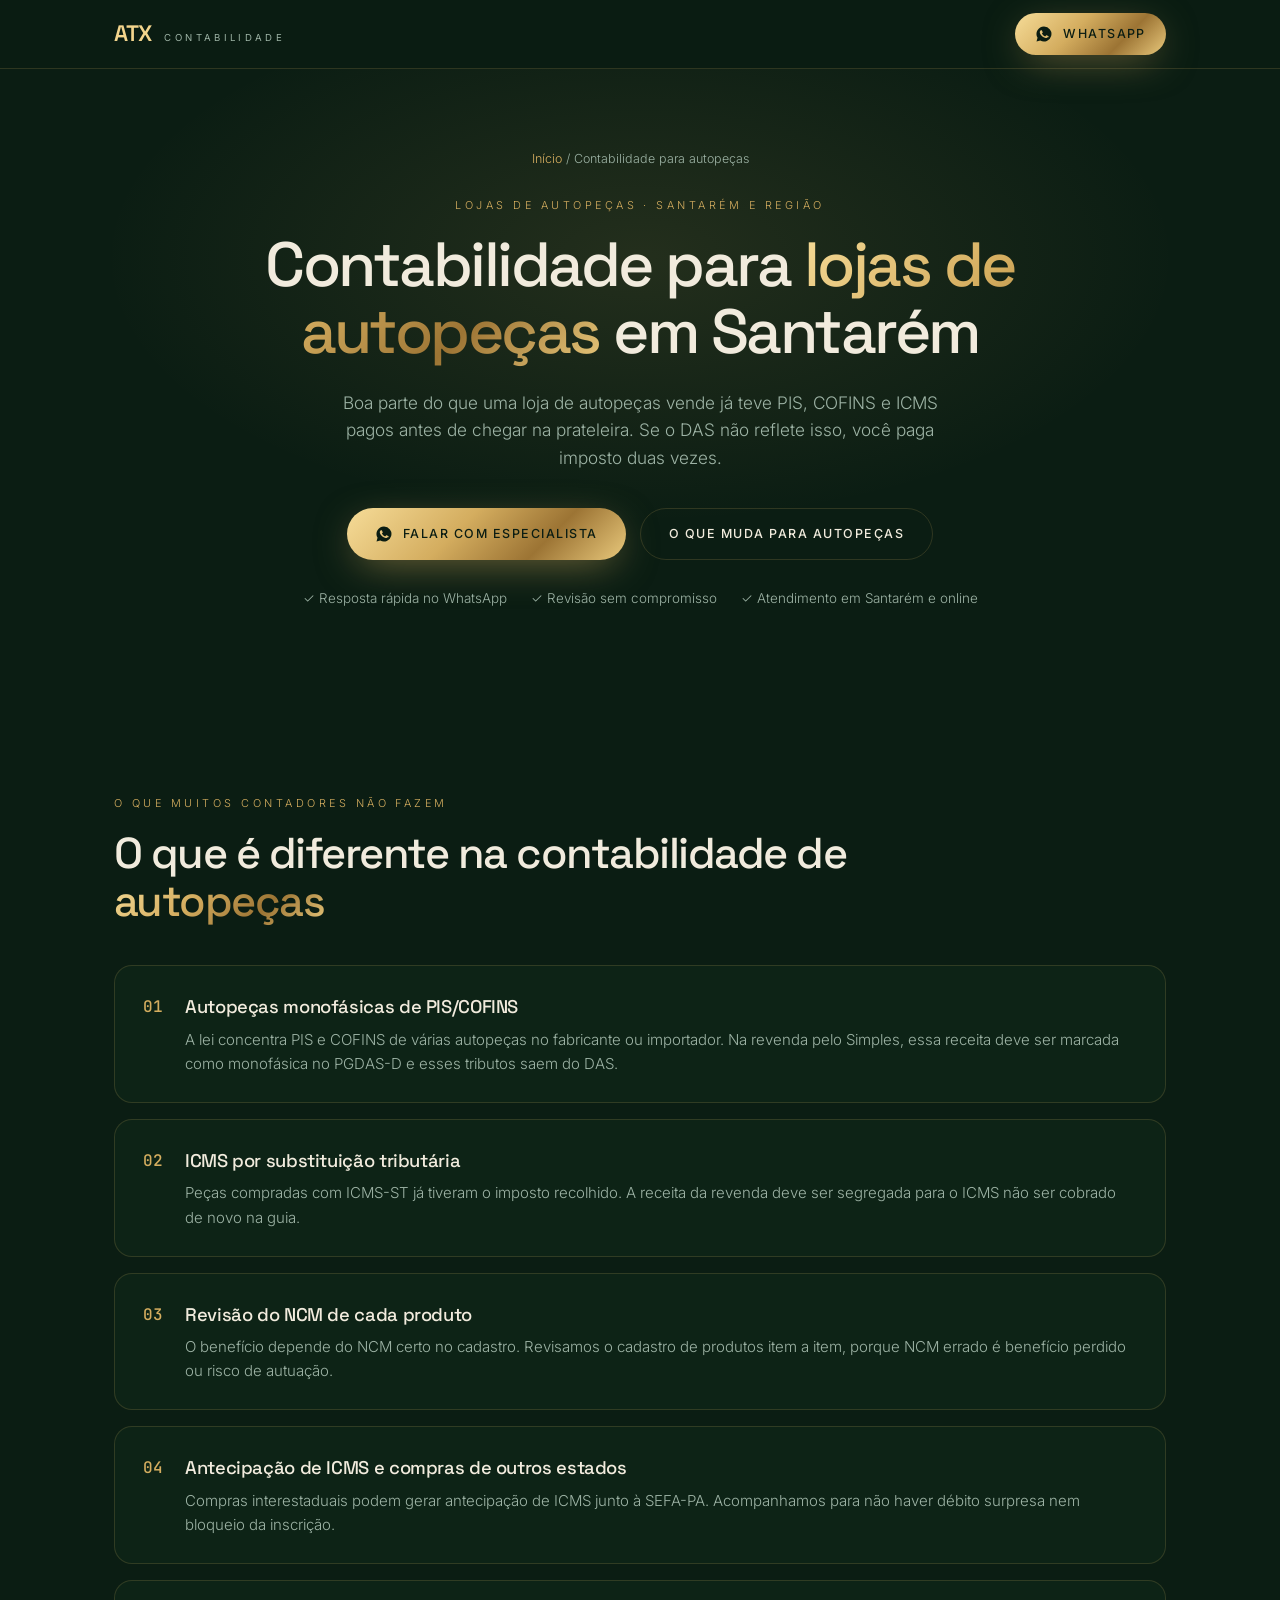
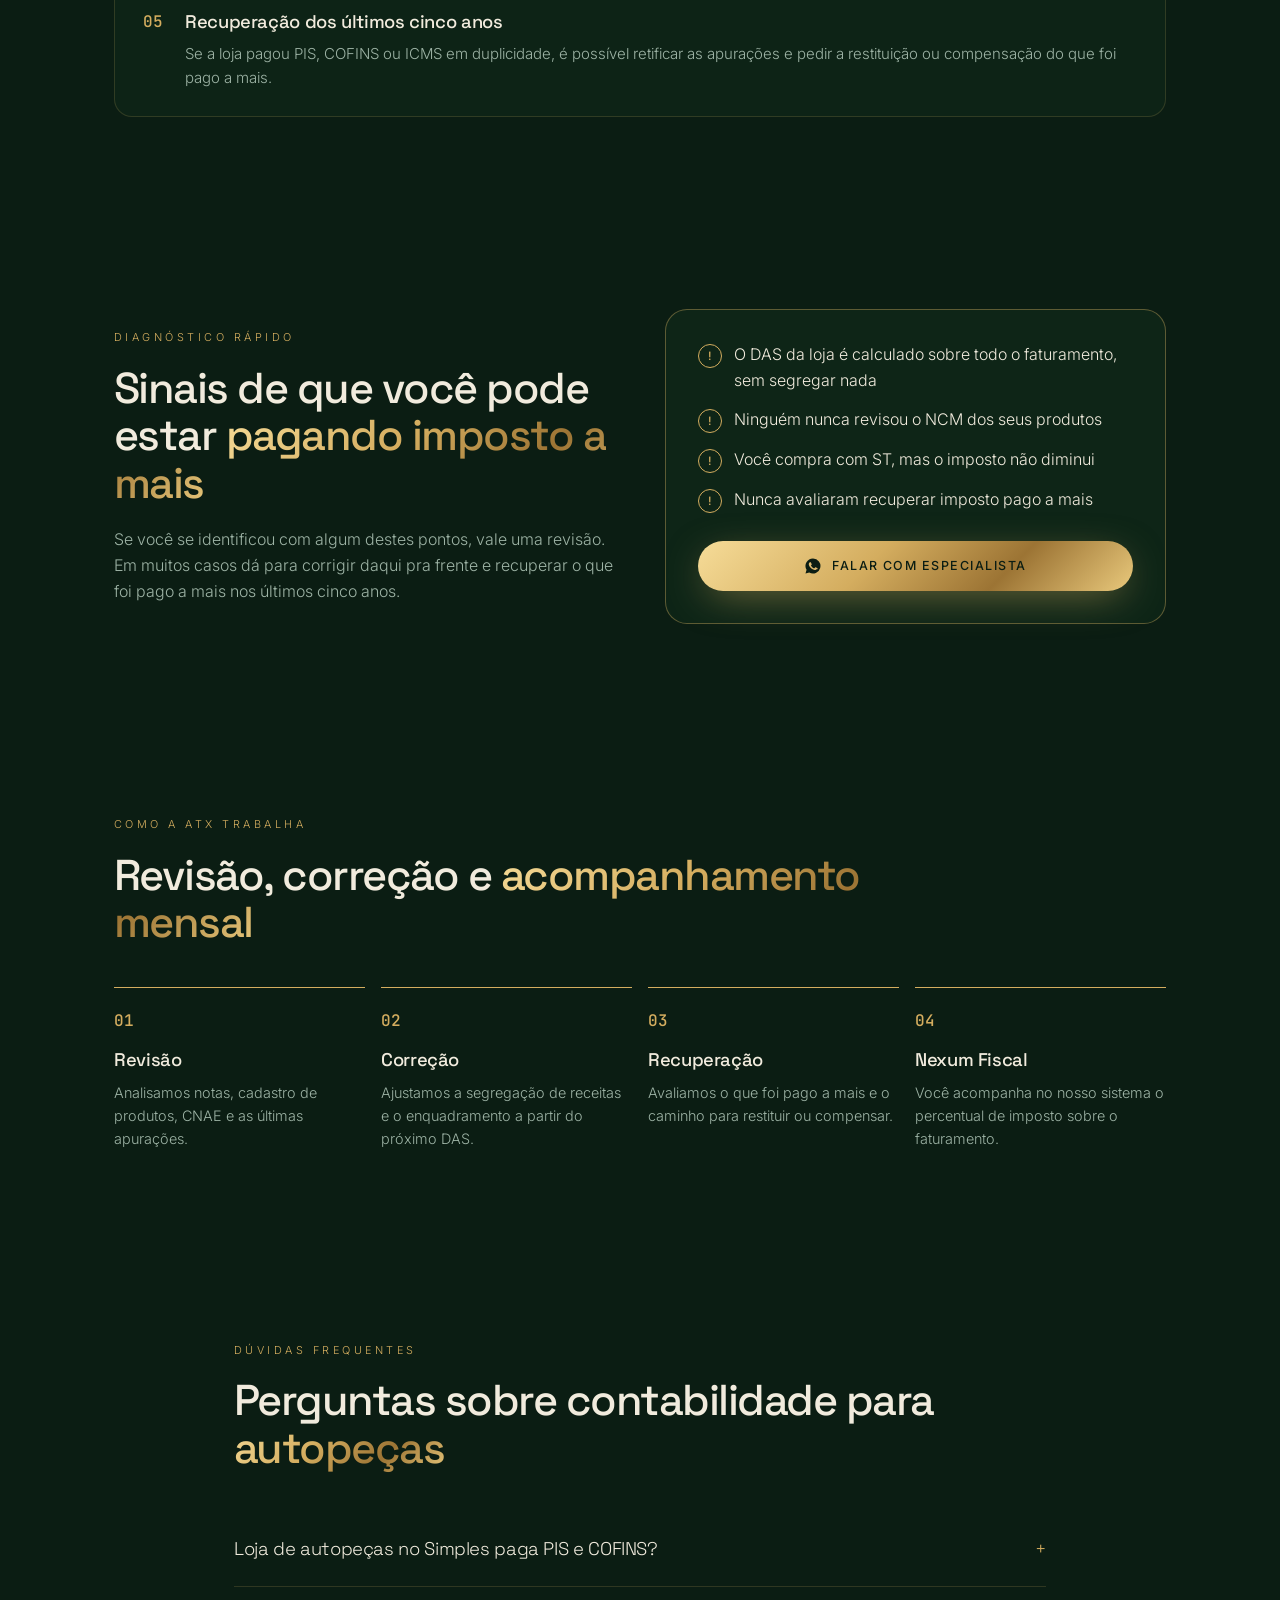
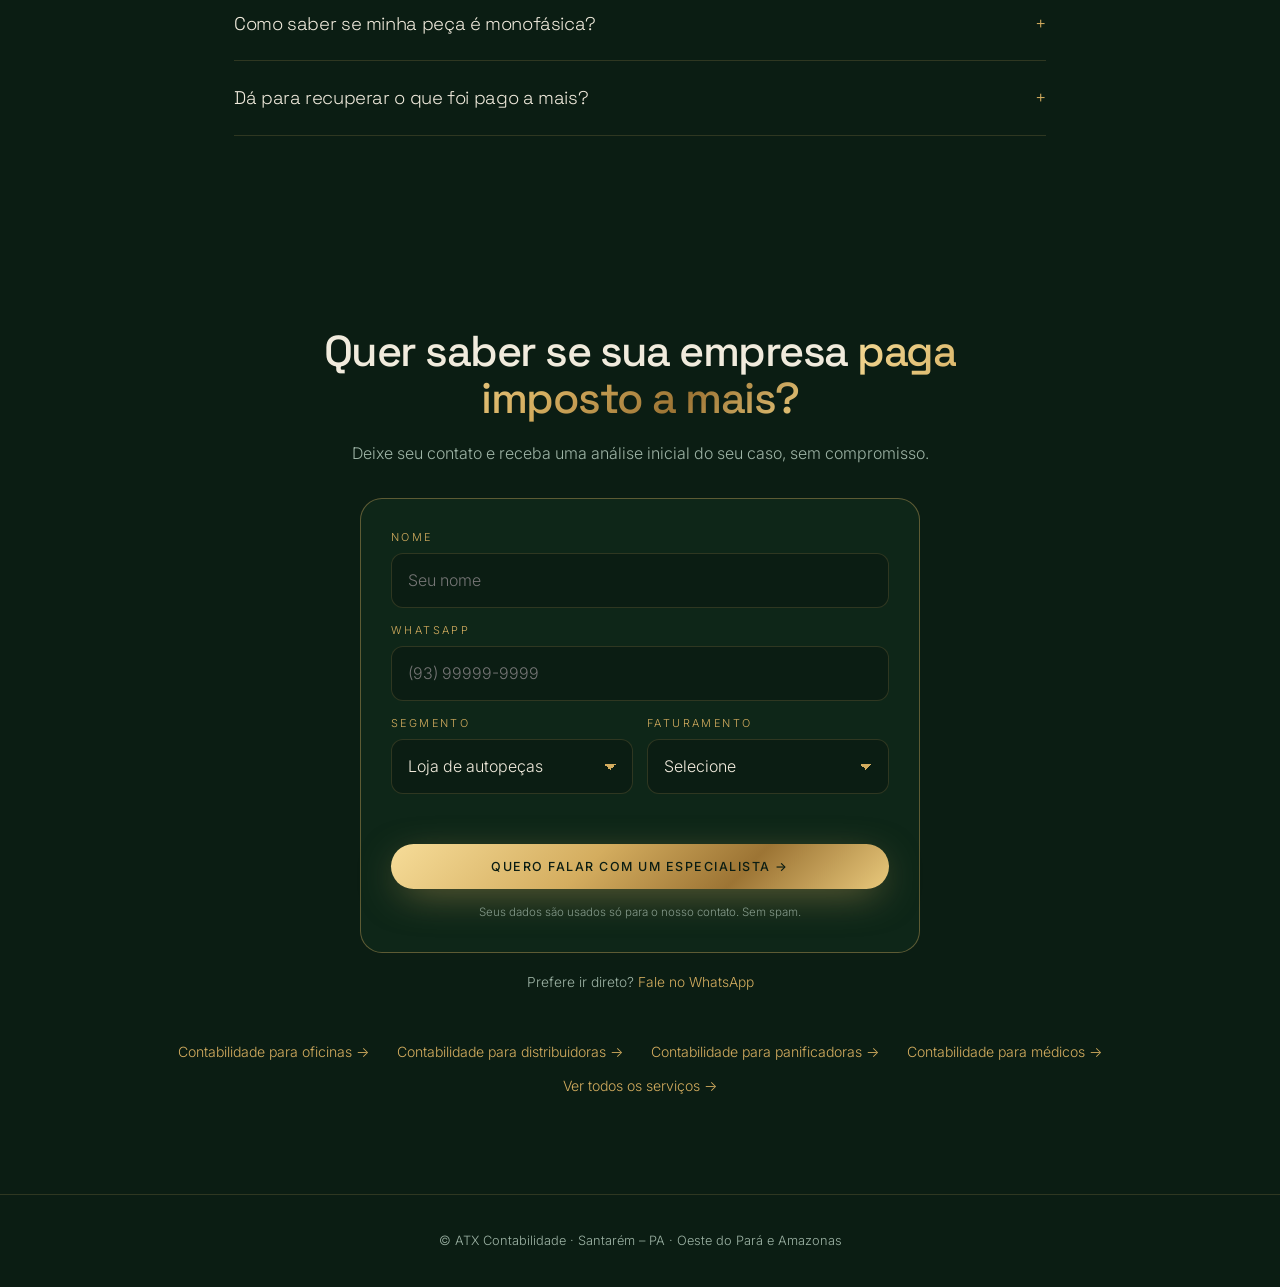
<file: contabilidade-autopecas/index.html>
<!doctype html>
<html lang="pt-BR">
<head>
<!-- Google Tag Manager -->
<script>(function(w,d,s,l,i){w[l]=w[l]||[];w[l].push({'gtm.start':new Date().getTime(),event:'gtm.js'});var f=d.getElementsByTagName(s)[0],j=d.createElement(s),dl=l!='dataLayer'?'&l='+l:'';j.async=true;j.src='https://www.googletagmanager.com/gtm.js?id='+i+dl;f.parentNode.insertBefore(j,f);})(window,document,'script','dataLayer','GTM-WXZ3DZG');</script>
<!-- End Google Tag Manager -->
<meta charset="utf-8">
<meta name="viewport" content="width=device-width, initial-scale=1">
<title>Contabilidade para Lojas de Autopeças em Santarém-PA | ATX</title>
<meta name="description" content="Contabilidade para lojas de autopeças em Santarém e Oeste do Pará. Autopeças monofásicas de PIS/COFINS, ICMS-ST, revisão de NCM, estoque e recuperação de impostos pagos a mais. Fale com a ATX.">
<meta name="robots" content="index, follow">
<meta name="geo.region" content="BR-PA"><meta name="geo.placename" content="Santarém">
<meta property="og:type" content="website"><meta property="og:locale" content="pt_BR">
<meta property="og:title" content="Contabilidade para Lojas de Autopeças em Santarém-PA | ATX"><meta property="og:description" content="Contabilidade para lojas de autopeças em Santarém e Oeste do Pará. Autopeças monofásicas de PIS/COFINS, ICMS-ST, revisão de NCM, estoque e recuperação de impostos pagos a mais. Fale com a ATX.">
<meta name="theme-color" content="#0b1d13">
<link rel="preconnect" href="https://fonts.googleapis.com"><link rel="preconnect" href="https://fonts.gstatic.com" crossorigin>
<link href="https://fonts.googleapis.com/css2?family=Space+Grotesk:wght@400;500;600&family=Inter:wght@300;400;500&family=JetBrains+Mono:wght@500&display=swap" rel="stylesheet">
<script type="application/ld+json">[{"@context": "https://schema.org", "@type": "Service", "name": "Contabilidade para lojas de autopeças", "serviceType": "Contabilidade", "areaServed": ["Santarém, PA", "Oeste do Pará", "Amazonas"], "provider": {"@type": "AccountingService", "name": "ATX Contabilidade", "telephone": "+55 92 99509-6571", "address": {"@type": "PostalAddress", "addressLocality": "Santarém", "addressRegion": "PA", "addressCountry": "BR"}}, "description": "Contabilidade para lojas de autopeças em Santarém e Oeste do Pará. Autopeças monofásicas de PIS/COFINS, ICMS-ST, revisão de NCM, estoque e recuperação de impostos pagos a mais. Fale com a ATX."}, {"@context": "https://schema.org", "@type": "FAQPage", "mainEntity": [{"@type": "Question", "name": "Loja de autopeças no Simples paga PIS e COFINS?", "acceptedAnswer": {"@type": "Answer", "text": "Sobre as autopeças monofásicas, não deveria pagar de novo: esses tributos já foram recolhidos pelo fabricante ou importador. A receita precisa ser informada como monofásica no PGDAS-D."}}, {"@type": "Question", "name": "Como saber se minha peça é monofásica?", "acceptedAnswer": {"@type": "Answer", "text": "Pelo NCM do produto, conferido nas listas da legislação de PIS e COFINS do setor automotivo. Por isso a revisão do cadastro de produtos é o primeiro passo."}}, {"@type": "Question", "name": "Dá para recuperar o que foi pago a mais?", "acceptedAnswer": {"@type": "Answer", "text": "Sim, em geral dos últimos cinco anos, retificando as declarações do Simples e pedindo a restituição ou compensação dos valores pagos em duplicidade."}}]}, {"@context": "https://schema.org", "@type": "BreadcrumbList", "itemListElement": [{"@type": "ListItem", "position": 1, "name": "Início", "item": "/"}, {"@type": "ListItem", "position": 2, "name": "Contabilidade para autopeças"}]}]</script>
<style>:root{--bg:#0b1d13;--bg2:#10281a;--gold:#d4ad5f;--gold2:#f3d58d;--text:#f1ebdd;--muted:#9db3a5;--line:rgba(212,173,95,.18);--grad:linear-gradient(135deg,#f6dc98 0%,#d4ad5f 40%,#9c7434 70%,#e9c97c 100%)}
*{box-sizing:border-box;margin:0;padding:0}html{scroll-behavior:smooth}
body{background:var(--bg);color:var(--text);font-family:Inter,sans-serif;font-weight:300;line-height:1.6;overflow-x:hidden}
a{color:inherit;text-decoration:none}.wrap{max-width:1100px;margin:0 auto;padding:0 24px}
.gold{background:var(--grad);-webkit-background-clip:text;background-clip:text;color:transparent}.muted{color:var(--muted)}
header{position:sticky;top:0;z-index:20;background:rgba(11,29,19,.85);backdrop-filter:blur(14px);border-bottom:1px solid var(--line)}
.nav{display:flex;justify-content:space-between;align-items:center;height:68px}
.logo{font-family:"Space Grotesk",sans-serif;font-weight:600;font-size:1.4rem;letter-spacing:-.04em;color:var(--gold2)}
.logo span{font-family:Inter;font-weight:400;font-size:.6rem;letter-spacing:.35em;text-transform:uppercase;color:var(--muted);margin-left:8px}
.btn{display:inline-flex;align-items:center;justify-content:center;gap:10px;padding:15px 28px;border-radius:999px;font-size:.78rem;letter-spacing:.12em;text-transform:uppercase;font-weight:500;transition:.3s;text-align:center}
.btn.sm{padding:11px 20px}.btn-gold{background:var(--grad);color:#0b1d13;box-shadow:0 10px 40px -10px rgba(212,173,95,.6)}.btn-gold:hover{transform:translateY(-2px)}
.btn-ghost{border:1px solid var(--line)}.btn-ghost:hover{border-color:var(--gold)}
section{padding:96px 0}
.hero{padding:80px 0 90px;text-align:center;background:radial-gradient(60% 60% at 50% 30%,rgba(212,173,95,.12),transparent 70%)}
.crumb{font-size:.78rem;color:var(--muted);margin-bottom:28px}.crumb a{color:var(--gold)}
.eyebrow{font-size:.68rem;letter-spacing:.32em;text-transform:uppercase;color:var(--gold);margin-bottom:18px}
h1{font-family:"Space Grotesk",sans-serif;font-weight:500;font-size:clamp(2.1rem,5vw,3.9rem);line-height:1.06;letter-spacing:-.04em;max-width:900px;margin:0 auto}
h2{font-family:"Space Grotesk",sans-serif;font-weight:500;font-size:clamp(1.7rem,3.4vw,2.7rem);line-height:1.1;letter-spacing:-.035em;max-width:760px;margin-bottom:40px}
h3{font-family:"Space Grotesk",sans-serif;font-weight:500;font-size:1.15rem;letter-spacing:-.02em;margin-bottom:6px}
.lead{color:var(--muted);font-size:1.08rem;max-width:640px;margin:24px auto 36px}
.cta{display:flex;gap:14px;justify-content:center;flex-wrap:wrap}
.trust{display:flex;flex-wrap:wrap;justify-content:center;gap:8px 24px;margin-top:28px;font-size:.84rem;color:var(--muted)}
.pts{display:grid;gap:16px}
.pt{display:flex;gap:22px;padding:26px 28px;border:1px solid var(--line);border-radius:18px;background:rgba(16,40,26,.6)}
.pt b{font-family:"JetBrains Mono",monospace;color:var(--gold);font-weight:500;margin-top:2px}.pt p{color:var(--muted);font-size:.94rem}
.sinais{display:grid;grid-template-columns:1fr 1fr;gap:50px;align-items:center}.sinais h2{margin-bottom:20px}
.box{border:1px solid rgba(212,173,95,.4);border-radius:22px;padding:32px;background:rgba(16,40,26,.8)}
.box ul{list-style:none;display:grid;gap:14px;margin-bottom:28px}.box li{display:flex;gap:12px}.box li:before{content:"!";flex:none;width:22px;height:22px;border-radius:50%;border:1px solid var(--gold);color:var(--gold);display:grid;place-items:center;font-size:.72rem;font-weight:500;margin-top:2px}
.box .btn{width:100%}
.steps{display:grid;grid-template-columns:repeat(4,1fr);gap:16px}.steps>div{border-top:1px solid var(--gold);padding-top:20px}
.steps b{font-family:"JetBrains Mono",monospace;color:var(--gold);font-weight:500;display:block;margin-bottom:12px}.steps p{color:var(--muted);font-size:.9rem}
.faq{max-width:860px}details{border-bottom:1px solid var(--line);padding:22px 0}
summary{cursor:pointer;list-style:none;display:flex;justify-content:space-between;gap:20px;font-family:"Space Grotesk",sans-serif;font-size:1.15rem;letter-spacing:-.02em}
summary::-webkit-details-marker{display:none}summary:after{content:"+";color:var(--gold)}details[open] summary:after{content:"–"}details p{color:var(--muted);margin-top:12px}
.final{text-align:center}.final h2{margin:0 auto 18px}.final .muted{margin-bottom:32px}
.others{display:flex;flex-wrap:wrap;justify-content:center;gap:12px 28px;margin-top:48px;font-size:.88rem}.others a{color:var(--gold)}
footer{border-top:1px solid var(--line);padding:36px 0;font-size:.8rem;color:var(--muted);text-align:center}
.mbar{display:none}
@media (max-width:760px){
  section{padding:64px 0}.hero{padding:48px 0 60px}.wrap{padding:0 20px}
  .lead{font-size:1rem}.cta{flex-direction:column}.cta .btn{width:100%}.trust{flex-direction:column;gap:4px}
  .pt{padding:20px;gap:14px}.sinais{grid-template-columns:1fr;gap:28px}.box{padding:22px}
  .steps{grid-template-columns:1fr 1fr;gap:24px 16px}.final .btn{width:100%}
  header .btn{display:none}
  .mbar{display:flex;position:fixed;left:0;right:0;bottom:0;z-index:40;padding:10px 14px calc(10px + env(safe-area-inset-bottom));background:rgba(11,29,19,.92);backdrop-filter:blur(14px);border-top:1px solid var(--line)}
  .mbar .btn{width:100%}footer{padding-bottom:110px}
}
</style>
<link rel="stylesheet" href="/assets/form.css">
</head>
<body>
<!-- Google Tag Manager (noscript) -->
<noscript><iframe src="https://www.googletagmanager.com/ns.html?id=GTM-WXZ3DZG" height="0" width="0" style="display:none;visibility:hidden"></iframe></noscript>
<!-- End Google Tag Manager (noscript) -->
<header><div class="wrap nav"><a href="/" class="logo">ATX <span>Contabilidade</span></a><a class="btn btn-gold sm js-wa" data-cta="topo" data-extra="Tenho uma loja de autopeças e quero revisar minha contabilidade." href="https://wa.me/5592995096571" target="_blank" rel="noopener"><svg width="18" height="18" viewBox="0 0 24 24" fill="currentColor" aria-hidden="true"><path d="M12 2a10 10 0 0 0-8.6 15.1L2 22l5-1.3A10 10 0 1 0 12 2zm5.3 14.1c-.2.6-1.3 1.2-1.8 1.2-.5.1-1 .2-3.3-.7-2.8-1.1-4.5-3.9-4.7-4.1-.1-.2-1.1-1.5-1.1-2.9s.7-2 1-2.3c.3-.3.6-.3.8-.3h.6c.2 0 .4 0 .6.5l.9 2.1c.1.2.1.4 0 .5l-.4.6-.4.4c-.1.1-.3.3-.1.6.2.3.7 1.2 1.6 2 1.1 1 2 1.3 2.3 1.4.3.1.5.1.6-.1l.9-1.1c.2-.3.4-.2.7-.1l2 1c.3.1.5.2.5.3.1.2.1.7-.1 1.4z"/></svg> WhatsApp</a></div></header>
<main>
  <section class="hero"><div class="wrap">
    <nav class="crumb"><a href="/">Início</a> / Contabilidade para autopeças</nav>
    <div class="eyebrow">Lojas de autopeças · Santarém e região</div>
    <h1>Contabilidade para <span class="gold">lojas de autopeças</span> em Santarém</h1>
    <p class="lead">Boa parte do que uma loja de autopeças vende já teve PIS, COFINS e ICMS pagos antes de chegar na prateleira. Se o DAS não reflete isso, você paga imposto duas vezes.</p>
    <div class="cta"><a class="btn btn-gold js-wa" data-cta="hero" data-extra="Tenho uma loja de autopeças e quero revisar minha contabilidade." href="https://wa.me/5592995096571" target="_blank" rel="noopener"><svg width="18" height="18" viewBox="0 0 24 24" fill="currentColor" aria-hidden="true"><path d="M12 2a10 10 0 0 0-8.6 15.1L2 22l5-1.3A10 10 0 1 0 12 2zm5.3 14.1c-.2.6-1.3 1.2-1.8 1.2-.5.1-1 .2-3.3-.7-2.8-1.1-4.5-3.9-4.7-4.1-.1-.2-1.1-1.5-1.1-2.9s.7-2 1-2.3c.3-.3.6-.3.8-.3h.6c.2 0 .4 0 .6.5l.9 2.1c.1.2.1.4 0 .5l-.4.6-.4.4c-.1.1-.3.3-.1.6.2.3.7 1.2 1.6 2 1.1 1 2 1.3 2.3 1.4.3.1.5.1.6-.1l.9-1.1c.2-.3.4-.2.7-.1l2 1c.3.1.5.2.5.3.1.2.1.7-.1 1.4z"/></svg> Falar com especialista</a><a class="btn btn-ghost" href="#diferencas">O que muda para autopeças</a></div>
    <div class="trust"><span>✓ Resposta rápida no WhatsApp</span><span>✓ Revisão sem compromisso</span><span>✓ Atendimento em Santarém e online</span></div>
  </div></section>

  <section id="diferencas"><div class="wrap">
    <div class="eyebrow">O que muitos contadores não fazem</div>
    <h2>O que é diferente na contabilidade de <span class="gold">autopeças</span></h2>
    <div class="pts"><div class="pt"><b>01</b><div><h3>Autopeças monofásicas de PIS/COFINS</h3><p>A lei concentra PIS e COFINS de várias autopeças no fabricante ou importador. Na revenda pelo Simples, essa receita deve ser marcada como monofásica no PGDAS-D e esses tributos saem do DAS.</p></div></div><div class="pt"><b>02</b><div><h3>ICMS por substituição tributária</h3><p>Peças compradas com ICMS-ST já tiveram o imposto recolhido. A receita da revenda deve ser segregada para o ICMS não ser cobrado de novo na guia.</p></div></div><div class="pt"><b>03</b><div><h3>Revisão do NCM de cada produto</h3><p>O benefício depende do NCM certo no cadastro. Revisamos o cadastro de produtos item a item, porque NCM errado é benefício perdido ou risco de autuação.</p></div></div><div class="pt"><b>04</b><div><h3>Antecipação de ICMS e compras de outros estados</h3><p>Compras interestaduais podem gerar antecipação de ICMS junto à SEFA-PA. Acompanhamos para não haver débito surpresa nem bloqueio da inscrição.</p></div></div><div class="pt"><b>05</b><div><h3>Recuperação dos últimos cinco anos</h3><p>Se a loja pagou PIS, COFINS ou ICMS em duplicidade, é possível retificar as apurações e pedir a restituição ou compensação do que foi pago a mais.</p></div></div></div>
  </div></section>

  <section><div class="wrap sinais">
    <div><div class="eyebrow">Diagnóstico rápido</div><h2>Sinais de que você pode estar <span class="gold">pagando imposto a mais</span></h2>
    <p class="muted">Se você se identificou com algum destes pontos, vale uma revisão. Em muitos casos dá para corrigir daqui pra frente e recuperar o que foi pago a mais nos últimos cinco anos.</p></div>
    <div class="box"><ul><li>O DAS da loja é calculado sobre todo o faturamento, sem segregar nada</li><li>Ninguém nunca revisou o NCM dos seus produtos</li><li>Você compra com ST, mas o imposto não diminui</li><li>Nunca avaliaram recuperar imposto pago a mais</li></ul><a class="btn btn-gold js-wa" data-cta="sinais" data-extra="Tenho uma loja de autopeças e quero revisar minha contabilidade." href="https://wa.me/5592995096571" target="_blank" rel="noopener"><svg width="18" height="18" viewBox="0 0 24 24" fill="currentColor" aria-hidden="true"><path d="M12 2a10 10 0 0 0-8.6 15.1L2 22l5-1.3A10 10 0 1 0 12 2zm5.3 14.1c-.2.6-1.3 1.2-1.8 1.2-.5.1-1 .2-3.3-.7-2.8-1.1-4.5-3.9-4.7-4.1-.1-.2-1.1-1.5-1.1-2.9s.7-2 1-2.3c.3-.3.6-.3.8-.3h.6c.2 0 .4 0 .6.5l.9 2.1c.1.2.1.4 0 .5l-.4.6-.4.4c-.1.1-.3.3-.1.6.2.3.7 1.2 1.6 2 1.1 1 2 1.3 2.3 1.4.3.1.5.1.6-.1l.9-1.1c.2-.3.4-.2.7-.1l2 1c.3.1.5.2.5.3.1.2.1.7-.1 1.4z"/></svg> Falar com especialista</a></div>
  </div></section>

  <section><div class="wrap">
    <div class="eyebrow">Como a ATX trabalha</div>
    <h2>Revisão, correção e <span class="gold">acompanhamento mensal</span></h2>
    <div class="steps"><div><b>01</b><h3>Revisão</h3><p>Analisamos notas, cadastro de produtos, CNAE e as últimas apurações.</p></div><div><b>02</b><h3>Correção</h3><p>Ajustamos a segregação de receitas e o enquadramento a partir do próximo DAS.</p></div><div><b>03</b><h3>Recuperação</h3><p>Avaliamos o que foi pago a mais e o caminho para restituir ou compensar.</p></div><div><b>04</b><h3>Nexum Fiscal</h3><p>Você acompanha no nosso sistema o percentual de imposto sobre o faturamento.</p></div></div>
  </div></section>

  <section><div class="wrap faq">
    <div class="eyebrow">Dúvidas frequentes</div>
    <h2>Perguntas sobre contabilidade para <span class="gold">autopeças</span></h2>
    <details><summary>Loja de autopeças no Simples paga PIS e COFINS?</summary><p>Sobre as autopeças monofásicas, não deveria pagar de novo: esses tributos já foram recolhidos pelo fabricante ou importador. A receita precisa ser informada como monofásica no PGDAS-D.</p></details><details><summary>Como saber se minha peça é monofásica?</summary><p>Pelo NCM do produto, conferido nas listas da legislação de PIS e COFINS do setor automotivo. Por isso a revisão do cadastro de produtos é o primeiro passo.</p></details><details><summary>Dá para recuperar o que foi pago a mais?</summary><p>Sim, em geral dos últimos cinco anos, retificando as declarações do Simples e pedindo a restituição ou compensação dos valores pagos em duplicidade.</p></details>
  </div></section>

  <section class="final"><div class="wrap">
    <h2>Quer saber se sua empresa <span class="gold">paga imposto a mais?</span></h2>
    <p class="muted">Deixe seu contato e receba uma análise inicial do seu caso, sem compromisso.</p>
    <form class="lead-form" novalidate>
      <label>Nome<input name="nome" autocomplete="name" placeholder="Seu nome" required></label>
      <label>WhatsApp<input name="telefone" type="tel" inputmode="tel" autocomplete="tel" placeholder="(93) 99999-9999" required></label>
      <div class="row">
        <label>Segmento<select name="nicho" required><option value="" disabled>Selecione</option><option>Comércio</option><option>Prestação de serviços</option><option>Oficina mecânica</option><option selected>Loja de autopeças</option><option>Distribuidora</option><option>Padaria / panificadora</option><option>Médico / clínica</option><option>MEI</option><option>Outro</option></select></label>
        <label>Faturamento<select name="faturamento" required><option value="" disabled selected>Selecione</option><option>Ainda não faturo</option><option>Até R$ 81 mil por ano</option><option>De R$ 81 mil a R$ 360 mil</option><option>De R$ 360 mil a R$ 1,8 milhão</option><option>De R$ 1,8 milhão a R$ 4,8 milhões</option><option>Acima de R$ 4,8 milhões</option></select></label>
      </div>
      <div class="lead-err" role="alert"></div>
      <button class="btn btn-gold" type="submit">Quero falar com um especialista →</button>
      <p class="lead-priv">Seus dados são usados só para o nosso contato. Sem spam.</p>
    </form>
    <p class="lead-alt" style="margin-top:18px">Prefere ir direto? <a class="js-wa" data-cta="final-link" data-extra="Tenho uma loja de autopeças e quero revisar minha contabilidade." href="https://wa.me/5592995096571" target="_blank" rel="noopener">Fale no WhatsApp</a></p>
    <div class="others"><a href="/contabilidade-oficinas">Contabilidade para oficinas →</a><a href="/contabilidade-distribuidoras">Contabilidade para distribuidoras →</a><a href="/contabilidade-panificadoras">Contabilidade para panificadoras →</a><a href="/contabilidade-medicos">Contabilidade para médicos →</a><a href="/">Ver todos os serviços →</a></div>
  </div></section>
</main>
<footer><div class="wrap">© ATX Contabilidade · Santarém – PA · Oeste do Pará e Amazonas</div></footer>
<div class="mbar"><a class="btn btn-gold js-wa" data-cta="barra-mobile" data-extra="Tenho uma loja de autopeças e quero revisar minha contabilidade." href="https://wa.me/5592995096571" target="_blank" rel="noopener"><svg width="18" height="18" viewBox="0 0 24 24" fill="currentColor" aria-hidden="true"><path d="M12 2a10 10 0 0 0-8.6 15.1L2 22l5-1.3A10 10 0 1 0 12 2zm5.3 14.1c-.2.6-1.3 1.2-1.8 1.2-.5.1-1 .2-3.3-.7-2.8-1.1-4.5-3.9-4.7-4.1-.1-.2-1.1-1.5-1.1-2.9s.7-2 1-2.3c.3-.3.6-.3.8-.3h.6c.2 0 .4 0 .6.5l.9 2.1c.1.2.1.4 0 .5l-.4.6-.4.4c-.1.1-.3.3-.1.6.2.3.7 1.2 1.6 2 1.1 1 2 1.3 2.3 1.4.3.1.5.1.6-.1l.9-1.1c.2-.3.4-.2.7-.1l2 1c.3.1.5.2.5.3.1.2.1.7-.1 1.4z"/></svg> Falar no WhatsApp</a></div>
<script src="/assets/wa.js"></script>
<script src="/assets/lead.js"></script>
</body>
</html>
</file>
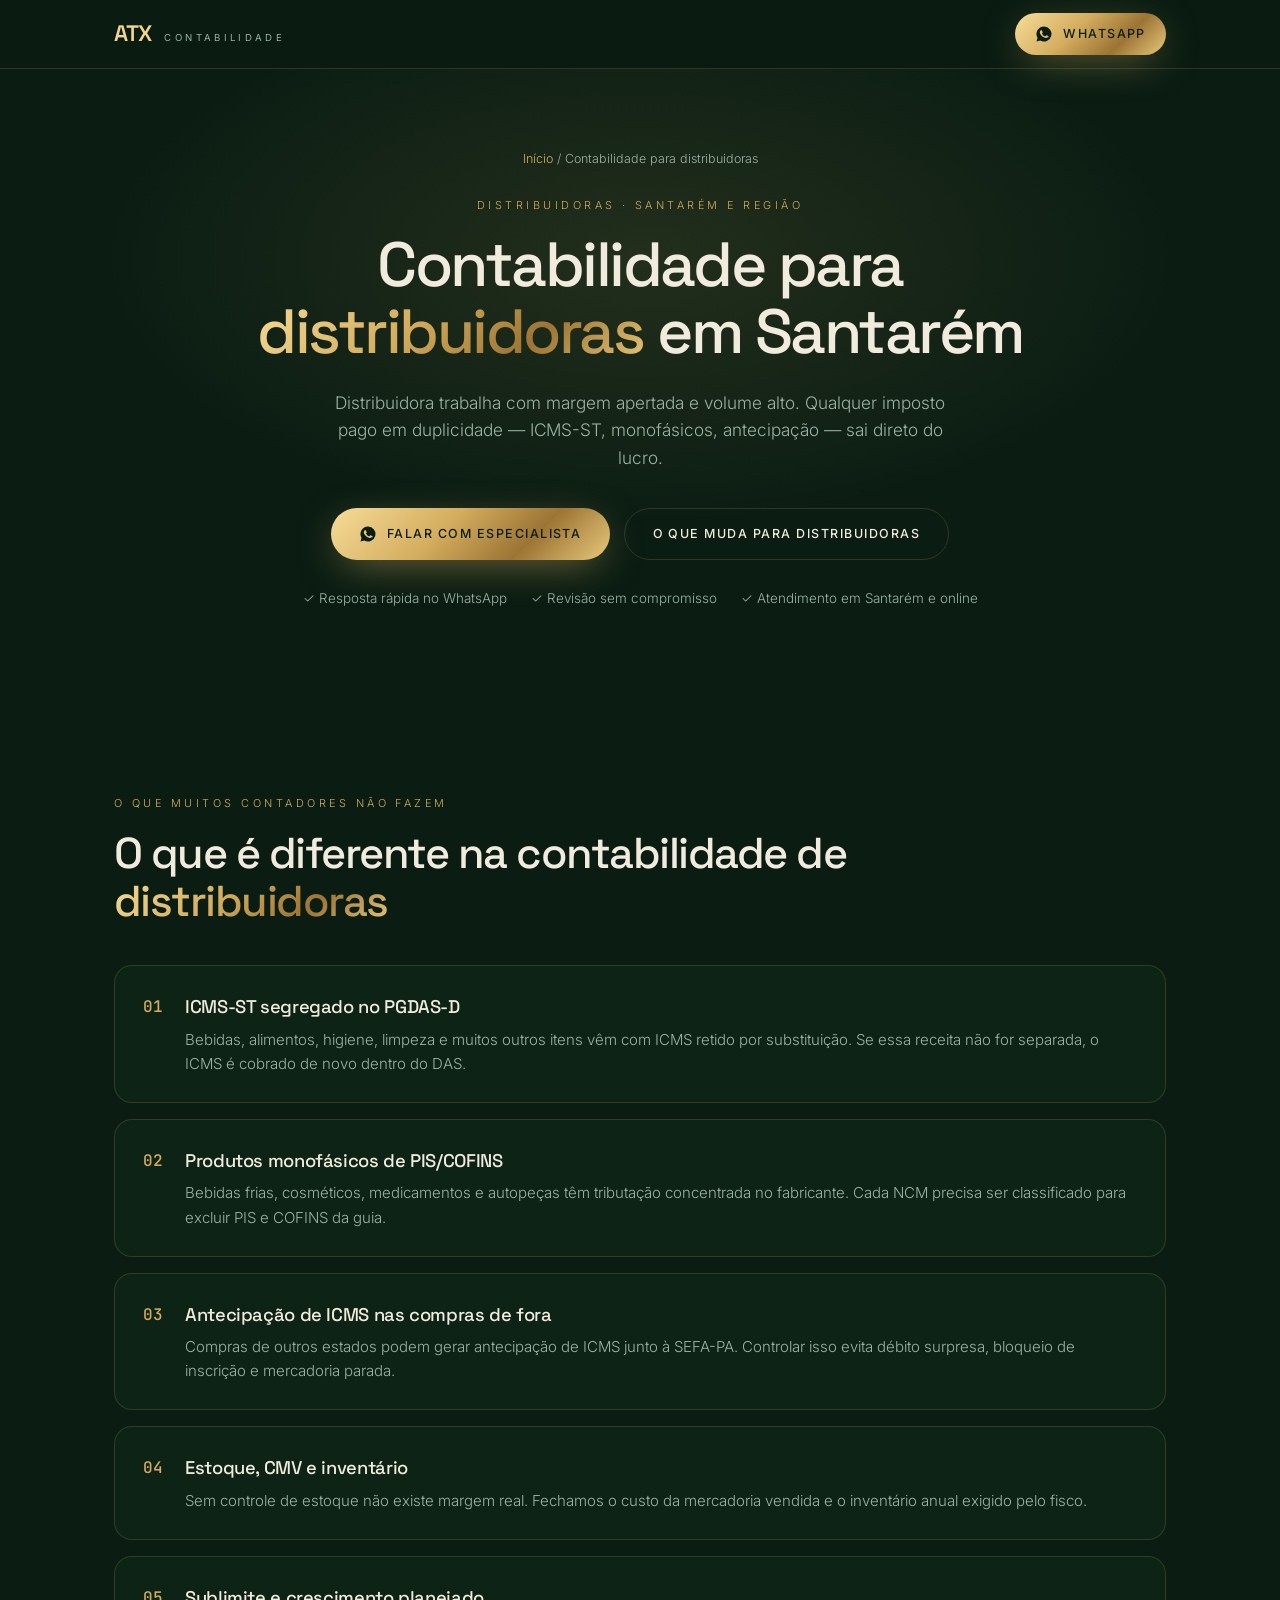
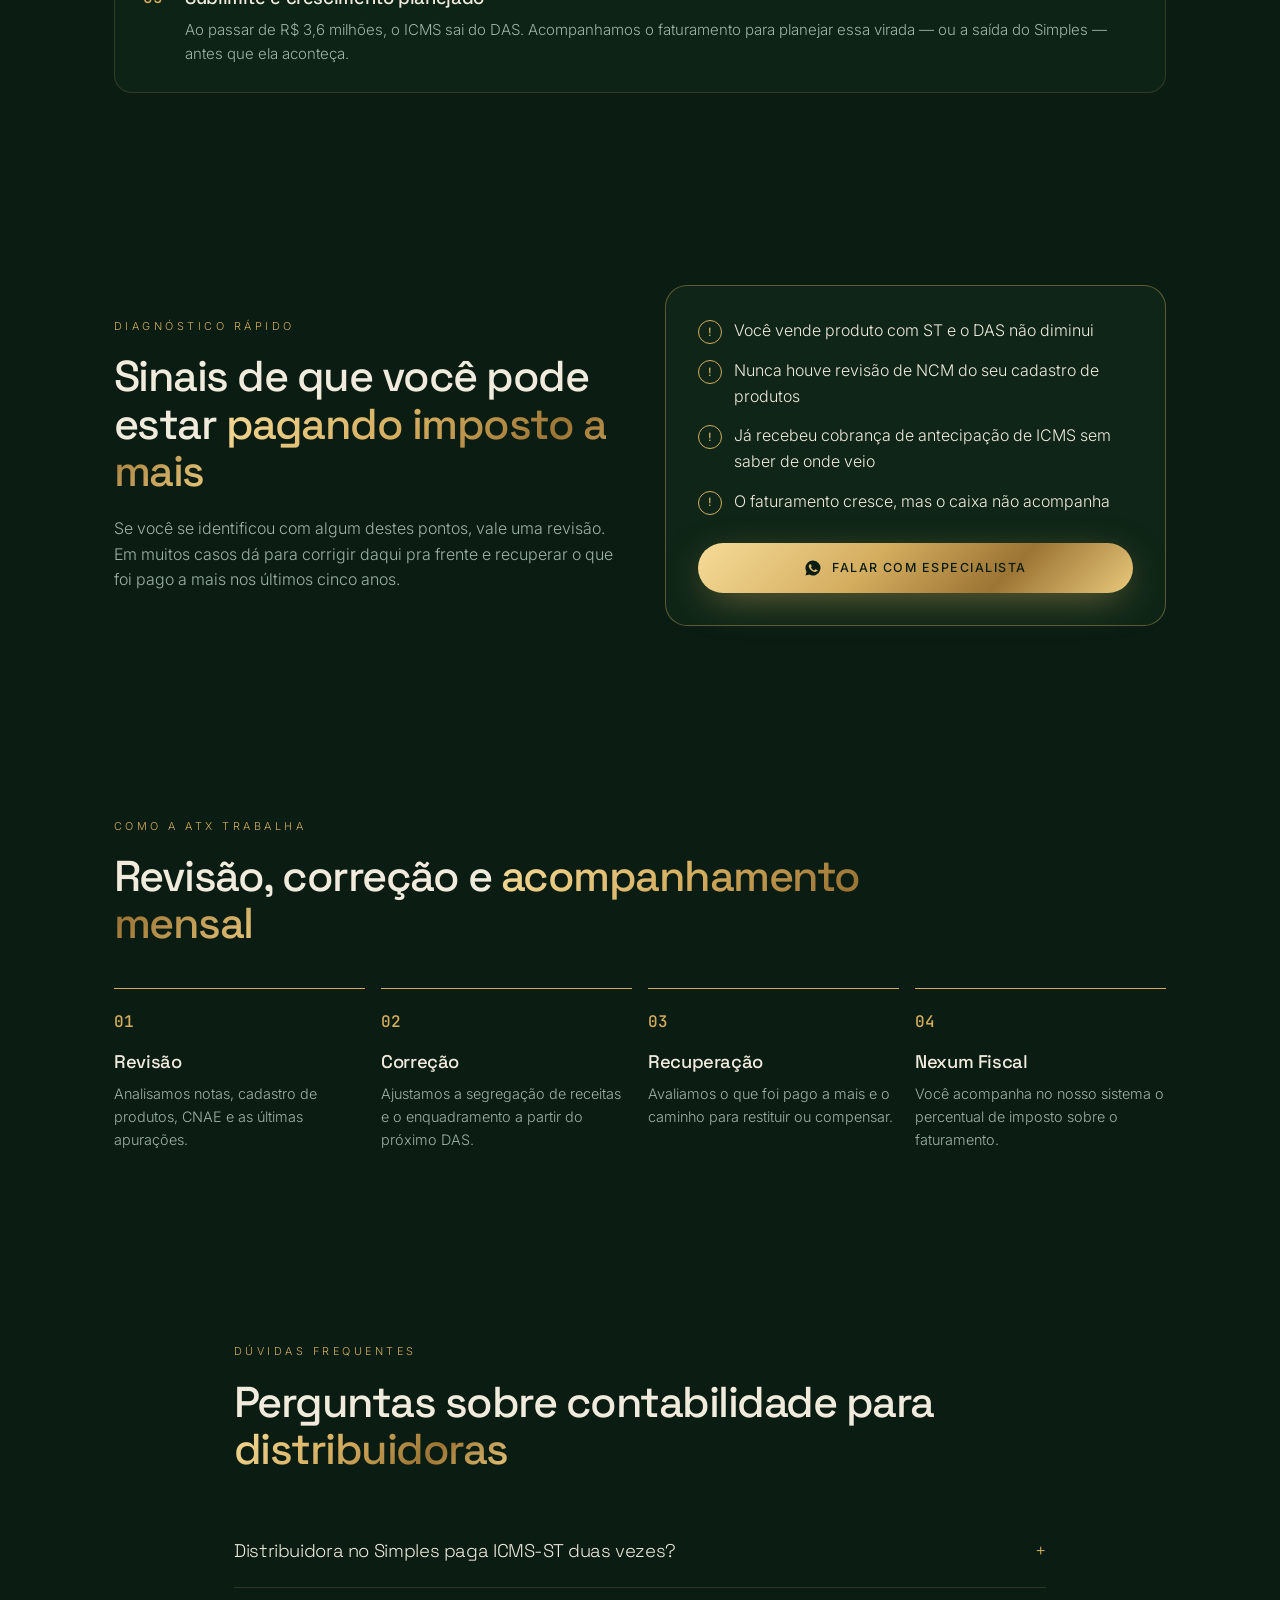
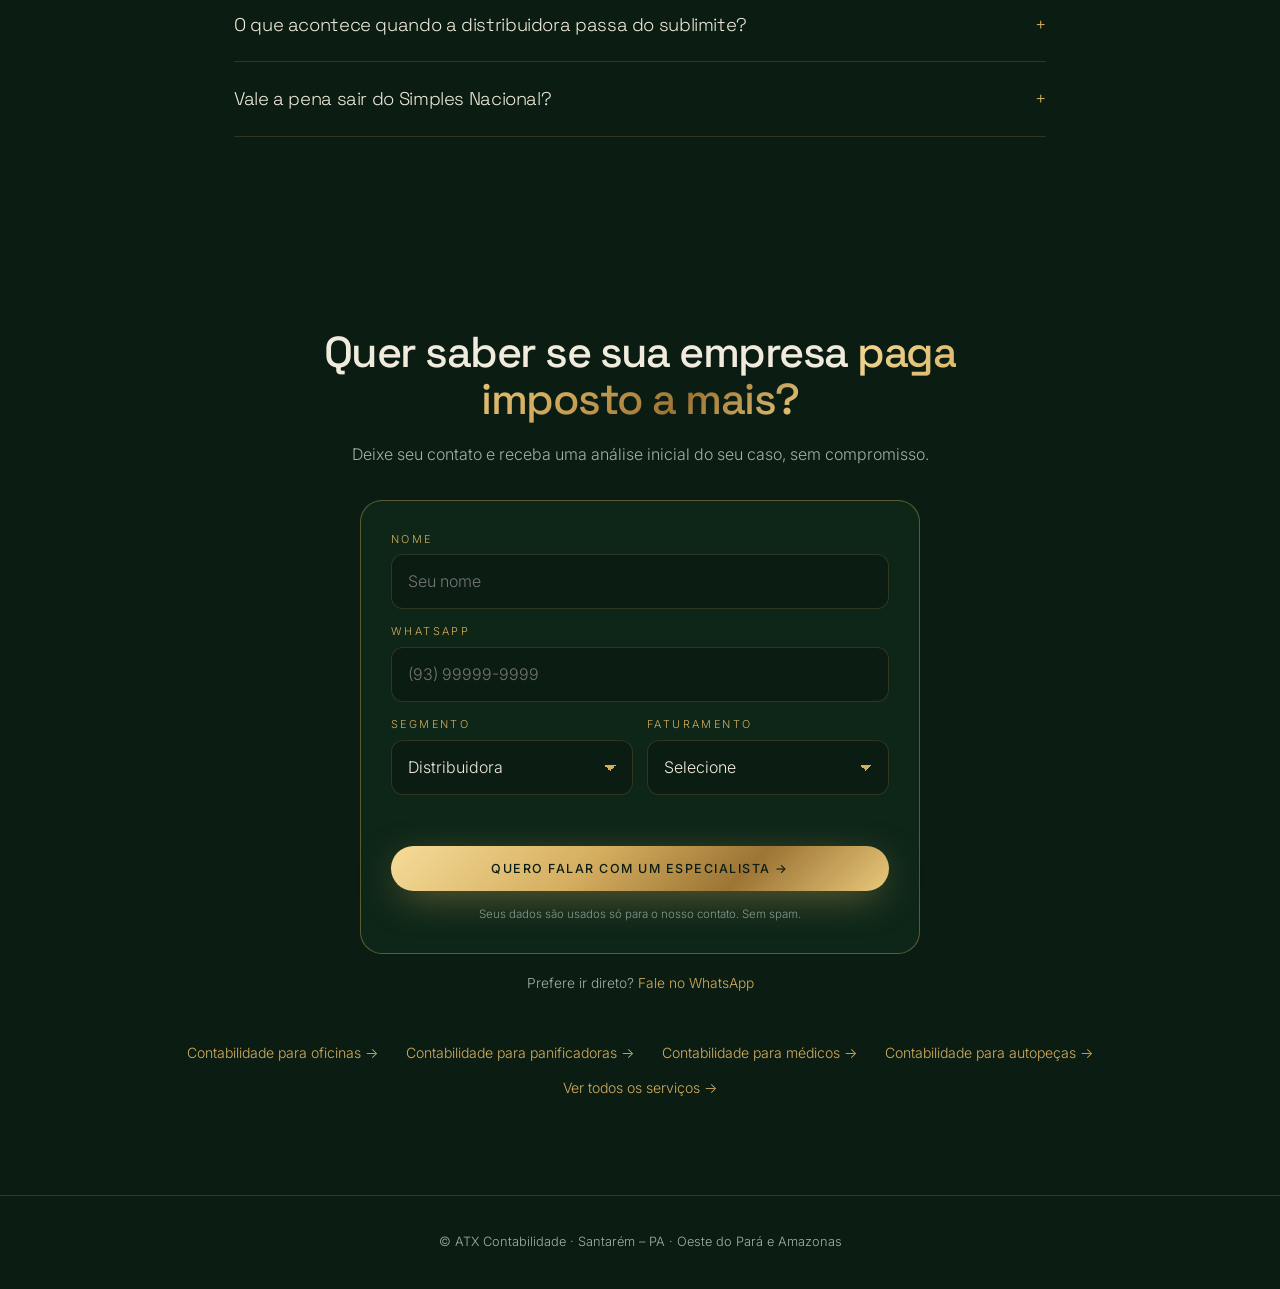
<file: contabilidade-distribuidoras/index.html>
<!doctype html>
<html lang="pt-BR">
<head>
<!-- Google Tag Manager -->
<script>(function(w,d,s,l,i){w[l]=w[l]||[];w[l].push({'gtm.start':new Date().getTime(),event:'gtm.js'});var f=d.getElementsByTagName(s)[0],j=d.createElement(s),dl=l!='dataLayer'?'&l='+l:'';j.async=true;j.src='https://www.googletagmanager.com/gtm.js?id='+i+dl;f.parentNode.insertBefore(j,f);})(window,document,'script','dataLayer','GTM-WXZ3DZG');</script>
<!-- End Google Tag Manager -->
<meta charset="utf-8">
<meta name="viewport" content="width=device-width, initial-scale=1">
<title>Contabilidade para Distribuidoras em Santarém-PA | ATX</title>
<meta name="description" content="Contabilidade para distribuidoras e atacadistas em Santarém, Oeste do Pará e Amazonas. ICMS-ST, antecipação de ICMS, produtos monofásicos, estoque e sublimite do Simples. Fale com a ATX.">
<meta name="robots" content="index, follow">
<meta name="geo.region" content="BR-PA"><meta name="geo.placename" content="Santarém">
<meta property="og:type" content="website"><meta property="og:locale" content="pt_BR">
<meta property="og:title" content="Contabilidade para Distribuidoras em Santarém-PA | ATX"><meta property="og:description" content="Contabilidade para distribuidoras e atacadistas em Santarém, Oeste do Pará e Amazonas. ICMS-ST, antecipação de ICMS, produtos monofásicos, estoque e sublimite do Simples. Fale com a ATX.">
<meta name="theme-color" content="#0b1d13">
<link rel="preconnect" href="https://fonts.googleapis.com"><link rel="preconnect" href="https://fonts.gstatic.com" crossorigin>
<link href="https://fonts.googleapis.com/css2?family=Space+Grotesk:wght@400;500;600&family=Inter:wght@300;400;500&family=JetBrains+Mono:wght@500&display=swap" rel="stylesheet">
<script type="application/ld+json">[{"@context": "https://schema.org", "@type": "Service", "name": "Contabilidade para distribuidoras", "serviceType": "Contabilidade", "areaServed": ["Santarém, PA", "Oeste do Pará", "Amazonas"], "provider": {"@type": "AccountingService", "name": "ATX Contabilidade", "telephone": "+55 92 99509-6571", "address": {"@type": "PostalAddress", "addressLocality": "Santarém", "addressRegion": "PA", "addressCountry": "BR"}}, "description": "Contabilidade para distribuidoras e atacadistas em Santarém, Oeste do Pará e Amazonas. ICMS-ST, antecipação de ICMS, produtos monofásicos, estoque e sublimite do Simples. Fale com a ATX."}, {"@context": "https://schema.org", "@type": "FAQPage", "mainEntity": [{"@type": "Question", "name": "Distribuidora no Simples paga ICMS-ST duas vezes?", "acceptedAnswer": {"@type": "Answer", "text": "Não deveria. Quando a mercadoria já veio com ICMS retido, a receita da revenda deve ser informada como sujeita à substituição tributária no PGDAS-D, e o ICMS dessa parcela sai do DAS."}}, {"@type": "Question", "name": "O que acontece quando a distribuidora passa do sublimite?", "acceptedAnswer": {"@type": "Answer", "text": "Acima de R$ 3,6 milhões de receita bruta anual, ICMS e ISS deixam de ser recolhidos no DAS e passam a ser pagos por fora, nas regras normais do estado. É preciso planejar antes."}}, {"@type": "Question", "name": "Vale a pena sair do Simples Nacional?", "acceptedAnswer": {"@type": "Answer", "text": "Depende da margem, do mix de produtos e do perfil dos clientes. Fazemos o comparativo com Lucro Presumido e Lucro Real usando os seus números."}}]}, {"@context": "https://schema.org", "@type": "BreadcrumbList", "itemListElement": [{"@type": "ListItem", "position": 1, "name": "Início", "item": "/"}, {"@type": "ListItem", "position": 2, "name": "Contabilidade para distribuidoras"}]}]</script>
<style>:root{--bg:#0b1d13;--bg2:#10281a;--gold:#d4ad5f;--gold2:#f3d58d;--text:#f1ebdd;--muted:#9db3a5;--line:rgba(212,173,95,.18);--grad:linear-gradient(135deg,#f6dc98 0%,#d4ad5f 40%,#9c7434 70%,#e9c97c 100%)}
*{box-sizing:border-box;margin:0;padding:0}html{scroll-behavior:smooth}
body{background:var(--bg);color:var(--text);font-family:Inter,sans-serif;font-weight:300;line-height:1.6;overflow-x:hidden}
a{color:inherit;text-decoration:none}.wrap{max-width:1100px;margin:0 auto;padding:0 24px}
.gold{background:var(--grad);-webkit-background-clip:text;background-clip:text;color:transparent}.muted{color:var(--muted)}
header{position:sticky;top:0;z-index:20;background:rgba(11,29,19,.85);backdrop-filter:blur(14px);border-bottom:1px solid var(--line)}
.nav{display:flex;justify-content:space-between;align-items:center;height:68px}
.logo{font-family:"Space Grotesk",sans-serif;font-weight:600;font-size:1.4rem;letter-spacing:-.04em;color:var(--gold2)}
.logo span{font-family:Inter;font-weight:400;font-size:.6rem;letter-spacing:.35em;text-transform:uppercase;color:var(--muted);margin-left:8px}
.btn{display:inline-flex;align-items:center;justify-content:center;gap:10px;padding:15px 28px;border-radius:999px;font-size:.78rem;letter-spacing:.12em;text-transform:uppercase;font-weight:500;transition:.3s;text-align:center}
.btn.sm{padding:11px 20px}.btn-gold{background:var(--grad);color:#0b1d13;box-shadow:0 10px 40px -10px rgba(212,173,95,.6)}.btn-gold:hover{transform:translateY(-2px)}
.btn-ghost{border:1px solid var(--line)}.btn-ghost:hover{border-color:var(--gold)}
section{padding:96px 0}
.hero{padding:80px 0 90px;text-align:center;background:radial-gradient(60% 60% at 50% 30%,rgba(212,173,95,.12),transparent 70%)}
.crumb{font-size:.78rem;color:var(--muted);margin-bottom:28px}.crumb a{color:var(--gold)}
.eyebrow{font-size:.68rem;letter-spacing:.32em;text-transform:uppercase;color:var(--gold);margin-bottom:18px}
h1{font-family:"Space Grotesk",sans-serif;font-weight:500;font-size:clamp(2.1rem,5vw,3.9rem);line-height:1.06;letter-spacing:-.04em;max-width:900px;margin:0 auto}
h2{font-family:"Space Grotesk",sans-serif;font-weight:500;font-size:clamp(1.7rem,3.4vw,2.7rem);line-height:1.1;letter-spacing:-.035em;max-width:760px;margin-bottom:40px}
h3{font-family:"Space Grotesk",sans-serif;font-weight:500;font-size:1.15rem;letter-spacing:-.02em;margin-bottom:6px}
.lead{color:var(--muted);font-size:1.08rem;max-width:640px;margin:24px auto 36px}
.cta{display:flex;gap:14px;justify-content:center;flex-wrap:wrap}
.trust{display:flex;flex-wrap:wrap;justify-content:center;gap:8px 24px;margin-top:28px;font-size:.84rem;color:var(--muted)}
.pts{display:grid;gap:16px}
.pt{display:flex;gap:22px;padding:26px 28px;border:1px solid var(--line);border-radius:18px;background:rgba(16,40,26,.6)}
.pt b{font-family:"JetBrains Mono",monospace;color:var(--gold);font-weight:500;margin-top:2px}.pt p{color:var(--muted);font-size:.94rem}
.sinais{display:grid;grid-template-columns:1fr 1fr;gap:50px;align-items:center}.sinais h2{margin-bottom:20px}
.box{border:1px solid rgba(212,173,95,.4);border-radius:22px;padding:32px;background:rgba(16,40,26,.8)}
.box ul{list-style:none;display:grid;gap:14px;margin-bottom:28px}.box li{display:flex;gap:12px}.box li:before{content:"!";flex:none;width:22px;height:22px;border-radius:50%;border:1px solid var(--gold);color:var(--gold);display:grid;place-items:center;font-size:.72rem;font-weight:500;margin-top:2px}
.box .btn{width:100%}
.steps{display:grid;grid-template-columns:repeat(4,1fr);gap:16px}.steps>div{border-top:1px solid var(--gold);padding-top:20px}
.steps b{font-family:"JetBrains Mono",monospace;color:var(--gold);font-weight:500;display:block;margin-bottom:12px}.steps p{color:var(--muted);font-size:.9rem}
.faq{max-width:860px}details{border-bottom:1px solid var(--line);padding:22px 0}
summary{cursor:pointer;list-style:none;display:flex;justify-content:space-between;gap:20px;font-family:"Space Grotesk",sans-serif;font-size:1.15rem;letter-spacing:-.02em}
summary::-webkit-details-marker{display:none}summary:after{content:"+";color:var(--gold)}details[open] summary:after{content:"–"}details p{color:var(--muted);margin-top:12px}
.final{text-align:center}.final h2{margin:0 auto 18px}.final .muted{margin-bottom:32px}
.others{display:flex;flex-wrap:wrap;justify-content:center;gap:12px 28px;margin-top:48px;font-size:.88rem}.others a{color:var(--gold)}
footer{border-top:1px solid var(--line);padding:36px 0;font-size:.8rem;color:var(--muted);text-align:center}
.mbar{display:none}
@media (max-width:760px){
  section{padding:64px 0}.hero{padding:48px 0 60px}.wrap{padding:0 20px}
  .lead{font-size:1rem}.cta{flex-direction:column}.cta .btn{width:100%}.trust{flex-direction:column;gap:4px}
  .pt{padding:20px;gap:14px}.sinais{grid-template-columns:1fr;gap:28px}.box{padding:22px}
  .steps{grid-template-columns:1fr 1fr;gap:24px 16px}.final .btn{width:100%}
  header .btn{display:none}
  .mbar{display:flex;position:fixed;left:0;right:0;bottom:0;z-index:40;padding:10px 14px calc(10px + env(safe-area-inset-bottom));background:rgba(11,29,19,.92);backdrop-filter:blur(14px);border-top:1px solid var(--line)}
  .mbar .btn{width:100%}footer{padding-bottom:110px}
}
</style>
<link rel="stylesheet" href="/assets/form.css">
</head>
<body>
<!-- Google Tag Manager (noscript) -->
<noscript><iframe src="https://www.googletagmanager.com/ns.html?id=GTM-WXZ3DZG" height="0" width="0" style="display:none;visibility:hidden"></iframe></noscript>
<!-- End Google Tag Manager (noscript) -->
<header><div class="wrap nav"><a href="/" class="logo">ATX <span>Contabilidade</span></a><a class="btn btn-gold sm js-wa" data-cta="topo" data-extra="Tenho uma distribuidora e quero revisar minha contabilidade." href="https://wa.me/5592995096571" target="_blank" rel="noopener"><svg width="18" height="18" viewBox="0 0 24 24" fill="currentColor" aria-hidden="true"><path d="M12 2a10 10 0 0 0-8.6 15.1L2 22l5-1.3A10 10 0 1 0 12 2zm5.3 14.1c-.2.6-1.3 1.2-1.8 1.2-.5.1-1 .2-3.3-.7-2.8-1.1-4.5-3.9-4.7-4.1-.1-.2-1.1-1.5-1.1-2.9s.7-2 1-2.3c.3-.3.6-.3.8-.3h.6c.2 0 .4 0 .6.5l.9 2.1c.1.2.1.4 0 .5l-.4.6-.4.4c-.1.1-.3.3-.1.6.2.3.7 1.2 1.6 2 1.1 1 2 1.3 2.3 1.4.3.1.5.1.6-.1l.9-1.1c.2-.3.4-.2.7-.1l2 1c.3.1.5.2.5.3.1.2.1.7-.1 1.4z"/></svg> WhatsApp</a></div></header>
<main>
  <section class="hero"><div class="wrap">
    <nav class="crumb"><a href="/">Início</a> / Contabilidade para distribuidoras</nav>
    <div class="eyebrow">Distribuidoras · Santarém e região</div>
    <h1>Contabilidade para <span class="gold">distribuidoras</span> em Santarém</h1>
    <p class="lead">Distribuidora trabalha com margem apertada e volume alto. Qualquer imposto pago em duplicidade — ICMS-ST, monofásicos, antecipação — sai direto do lucro.</p>
    <div class="cta"><a class="btn btn-gold js-wa" data-cta="hero" data-extra="Tenho uma distribuidora e quero revisar minha contabilidade." href="https://wa.me/5592995096571" target="_blank" rel="noopener"><svg width="18" height="18" viewBox="0 0 24 24" fill="currentColor" aria-hidden="true"><path d="M12 2a10 10 0 0 0-8.6 15.1L2 22l5-1.3A10 10 0 1 0 12 2zm5.3 14.1c-.2.6-1.3 1.2-1.8 1.2-.5.1-1 .2-3.3-.7-2.8-1.1-4.5-3.9-4.7-4.1-.1-.2-1.1-1.5-1.1-2.9s.7-2 1-2.3c.3-.3.6-.3.8-.3h.6c.2 0 .4 0 .6.5l.9 2.1c.1.2.1.4 0 .5l-.4.6-.4.4c-.1.1-.3.3-.1.6.2.3.7 1.2 1.6 2 1.1 1 2 1.3 2.3 1.4.3.1.5.1.6-.1l.9-1.1c.2-.3.4-.2.7-.1l2 1c.3.1.5.2.5.3.1.2.1.7-.1 1.4z"/></svg> Falar com especialista</a><a class="btn btn-ghost" href="#diferencas">O que muda para distribuidoras</a></div>
    <div class="trust"><span>✓ Resposta rápida no WhatsApp</span><span>✓ Revisão sem compromisso</span><span>✓ Atendimento em Santarém e online</span></div>
  </div></section>

  <section id="diferencas"><div class="wrap">
    <div class="eyebrow">O que muitos contadores não fazem</div>
    <h2>O que é diferente na contabilidade de <span class="gold">distribuidoras</span></h2>
    <div class="pts"><div class="pt"><b>01</b><div><h3>ICMS-ST segregado no PGDAS-D</h3><p>Bebidas, alimentos, higiene, limpeza e muitos outros itens vêm com ICMS retido por substituição. Se essa receita não for separada, o ICMS é cobrado de novo dentro do DAS.</p></div></div><div class="pt"><b>02</b><div><h3>Produtos monofásicos de PIS/COFINS</h3><p>Bebidas frias, cosméticos, medicamentos e autopeças têm tributação concentrada no fabricante. Cada NCM precisa ser classificado para excluir PIS e COFINS da guia.</p></div></div><div class="pt"><b>03</b><div><h3>Antecipação de ICMS nas compras de fora</h3><p>Compras de outros estados podem gerar antecipação de ICMS junto à SEFA-PA. Controlar isso evita débito surpresa, bloqueio de inscrição e mercadoria parada.</p></div></div><div class="pt"><b>04</b><div><h3>Estoque, CMV e inventário</h3><p>Sem controle de estoque não existe margem real. Fechamos o custo da mercadoria vendida e o inventário anual exigido pelo fisco.</p></div></div><div class="pt"><b>05</b><div><h3>Sublimite e crescimento planejado</h3><p>Ao passar de R$ 3,6 milhões, o ICMS sai do DAS. Acompanhamos o faturamento para planejar essa virada — ou a saída do Simples — antes que ela aconteça.</p></div></div></div>
  </div></section>

  <section><div class="wrap sinais">
    <div><div class="eyebrow">Diagnóstico rápido</div><h2>Sinais de que você pode estar <span class="gold">pagando imposto a mais</span></h2>
    <p class="muted">Se você se identificou com algum destes pontos, vale uma revisão. Em muitos casos dá para corrigir daqui pra frente e recuperar o que foi pago a mais nos últimos cinco anos.</p></div>
    <div class="box"><ul><li>Você vende produto com ST e o DAS não diminui</li><li>Nunca houve revisão de NCM do seu cadastro de produtos</li><li>Já recebeu cobrança de antecipação de ICMS sem saber de onde veio</li><li>O faturamento cresce, mas o caixa não acompanha</li></ul><a class="btn btn-gold js-wa" data-cta="sinais" data-extra="Tenho uma distribuidora e quero revisar minha contabilidade." href="https://wa.me/5592995096571" target="_blank" rel="noopener"><svg width="18" height="18" viewBox="0 0 24 24" fill="currentColor" aria-hidden="true"><path d="M12 2a10 10 0 0 0-8.6 15.1L2 22l5-1.3A10 10 0 1 0 12 2zm5.3 14.1c-.2.6-1.3 1.2-1.8 1.2-.5.1-1 .2-3.3-.7-2.8-1.1-4.5-3.9-4.7-4.1-.1-.2-1.1-1.5-1.1-2.9s.7-2 1-2.3c.3-.3.6-.3.8-.3h.6c.2 0 .4 0 .6.5l.9 2.1c.1.2.1.4 0 .5l-.4.6-.4.4c-.1.1-.3.3-.1.6.2.3.7 1.2 1.6 2 1.1 1 2 1.3 2.3 1.4.3.1.5.1.6-.1l.9-1.1c.2-.3.4-.2.7-.1l2 1c.3.1.5.2.5.3.1.2.1.7-.1 1.4z"/></svg> Falar com especialista</a></div>
  </div></section>

  <section><div class="wrap">
    <div class="eyebrow">Como a ATX trabalha</div>
    <h2>Revisão, correção e <span class="gold">acompanhamento mensal</span></h2>
    <div class="steps"><div><b>01</b><h3>Revisão</h3><p>Analisamos notas, cadastro de produtos, CNAE e as últimas apurações.</p></div><div><b>02</b><h3>Correção</h3><p>Ajustamos a segregação de receitas e o enquadramento a partir do próximo DAS.</p></div><div><b>03</b><h3>Recuperação</h3><p>Avaliamos o que foi pago a mais e o caminho para restituir ou compensar.</p></div><div><b>04</b><h3>Nexum Fiscal</h3><p>Você acompanha no nosso sistema o percentual de imposto sobre o faturamento.</p></div></div>
  </div></section>

  <section><div class="wrap faq">
    <div class="eyebrow">Dúvidas frequentes</div>
    <h2>Perguntas sobre contabilidade para <span class="gold">distribuidoras</span></h2>
    <details><summary>Distribuidora no Simples paga ICMS-ST duas vezes?</summary><p>Não deveria. Quando a mercadoria já veio com ICMS retido, a receita da revenda deve ser informada como sujeita à substituição tributária no PGDAS-D, e o ICMS dessa parcela sai do DAS.</p></details><details><summary>O que acontece quando a distribuidora passa do sublimite?</summary><p>Acima de R$ 3,6 milhões de receita bruta anual, ICMS e ISS deixam de ser recolhidos no DAS e passam a ser pagos por fora, nas regras normais do estado. É preciso planejar antes.</p></details><details><summary>Vale a pena sair do Simples Nacional?</summary><p>Depende da margem, do mix de produtos e do perfil dos clientes. Fazemos o comparativo com Lucro Presumido e Lucro Real usando os seus números.</p></details>
  </div></section>

  <section class="final"><div class="wrap">
    <h2>Quer saber se sua empresa <span class="gold">paga imposto a mais?</span></h2>
    <p class="muted">Deixe seu contato e receba uma análise inicial do seu caso, sem compromisso.</p>
    <form class="lead-form" novalidate>
      <label>Nome<input name="nome" autocomplete="name" placeholder="Seu nome" required></label>
      <label>WhatsApp<input name="telefone" type="tel" inputmode="tel" autocomplete="tel" placeholder="(93) 99999-9999" required></label>
      <div class="row">
        <label>Segmento<select name="nicho" required><option value="" disabled>Selecione</option><option>Comércio</option><option>Prestação de serviços</option><option>Oficina mecânica</option><option>Loja de autopeças</option><option selected>Distribuidora</option><option>Padaria / panificadora</option><option>Médico / clínica</option><option>MEI</option><option>Outro</option></select></label>
        <label>Faturamento<select name="faturamento" required><option value="" disabled selected>Selecione</option><option>Ainda não faturo</option><option>Até R$ 81 mil por ano</option><option>De R$ 81 mil a R$ 360 mil</option><option>De R$ 360 mil a R$ 1,8 milhão</option><option>De R$ 1,8 milhão a R$ 4,8 milhões</option><option>Acima de R$ 4,8 milhões</option></select></label>
      </div>
      <div class="lead-err" role="alert"></div>
      <button class="btn btn-gold" type="submit">Quero falar com um especialista →</button>
      <p class="lead-priv">Seus dados são usados só para o nosso contato. Sem spam.</p>
    </form>
    <p class="lead-alt" style="margin-top:18px">Prefere ir direto? <a class="js-wa" data-cta="final-link" data-extra="Tenho uma distribuidora e quero revisar minha contabilidade." href="https://wa.me/5592995096571" target="_blank" rel="noopener">Fale no WhatsApp</a></p>
    <div class="others"><a href="/contabilidade-oficinas">Contabilidade para oficinas →</a><a href="/contabilidade-panificadoras">Contabilidade para panificadoras →</a><a href="/contabilidade-medicos">Contabilidade para médicos →</a><a href="/contabilidade-autopecas">Contabilidade para autopeças →</a><a href="/">Ver todos os serviços →</a></div>
  </div></section>
</main>
<footer><div class="wrap">© ATX Contabilidade · Santarém – PA · Oeste do Pará e Amazonas</div></footer>
<div class="mbar"><a class="btn btn-gold js-wa" data-cta="barra-mobile" data-extra="Tenho uma distribuidora e quero revisar minha contabilidade." href="https://wa.me/5592995096571" target="_blank" rel="noopener"><svg width="18" height="18" viewBox="0 0 24 24" fill="currentColor" aria-hidden="true"><path d="M12 2a10 10 0 0 0-8.6 15.1L2 22l5-1.3A10 10 0 1 0 12 2zm5.3 14.1c-.2.6-1.3 1.2-1.8 1.2-.5.1-1 .2-3.3-.7-2.8-1.1-4.5-3.9-4.7-4.1-.1-.2-1.1-1.5-1.1-2.9s.7-2 1-2.3c.3-.3.6-.3.8-.3h.6c.2 0 .4 0 .6.5l.9 2.1c.1.2.1.4 0 .5l-.4.6-.4.4c-.1.1-.3.3-.1.6.2.3.7 1.2 1.6 2 1.1 1 2 1.3 2.3 1.4.3.1.5.1.6-.1l.9-1.1c.2-.3.4-.2.7-.1l2 1c.3.1.5.2.5.3.1.2.1.7-.1 1.4z"/></svg> Falar no WhatsApp</a></div>
<script src="/assets/wa.js"></script>
<script src="/assets/lead.js"></script>
</body>
</html>
</file>
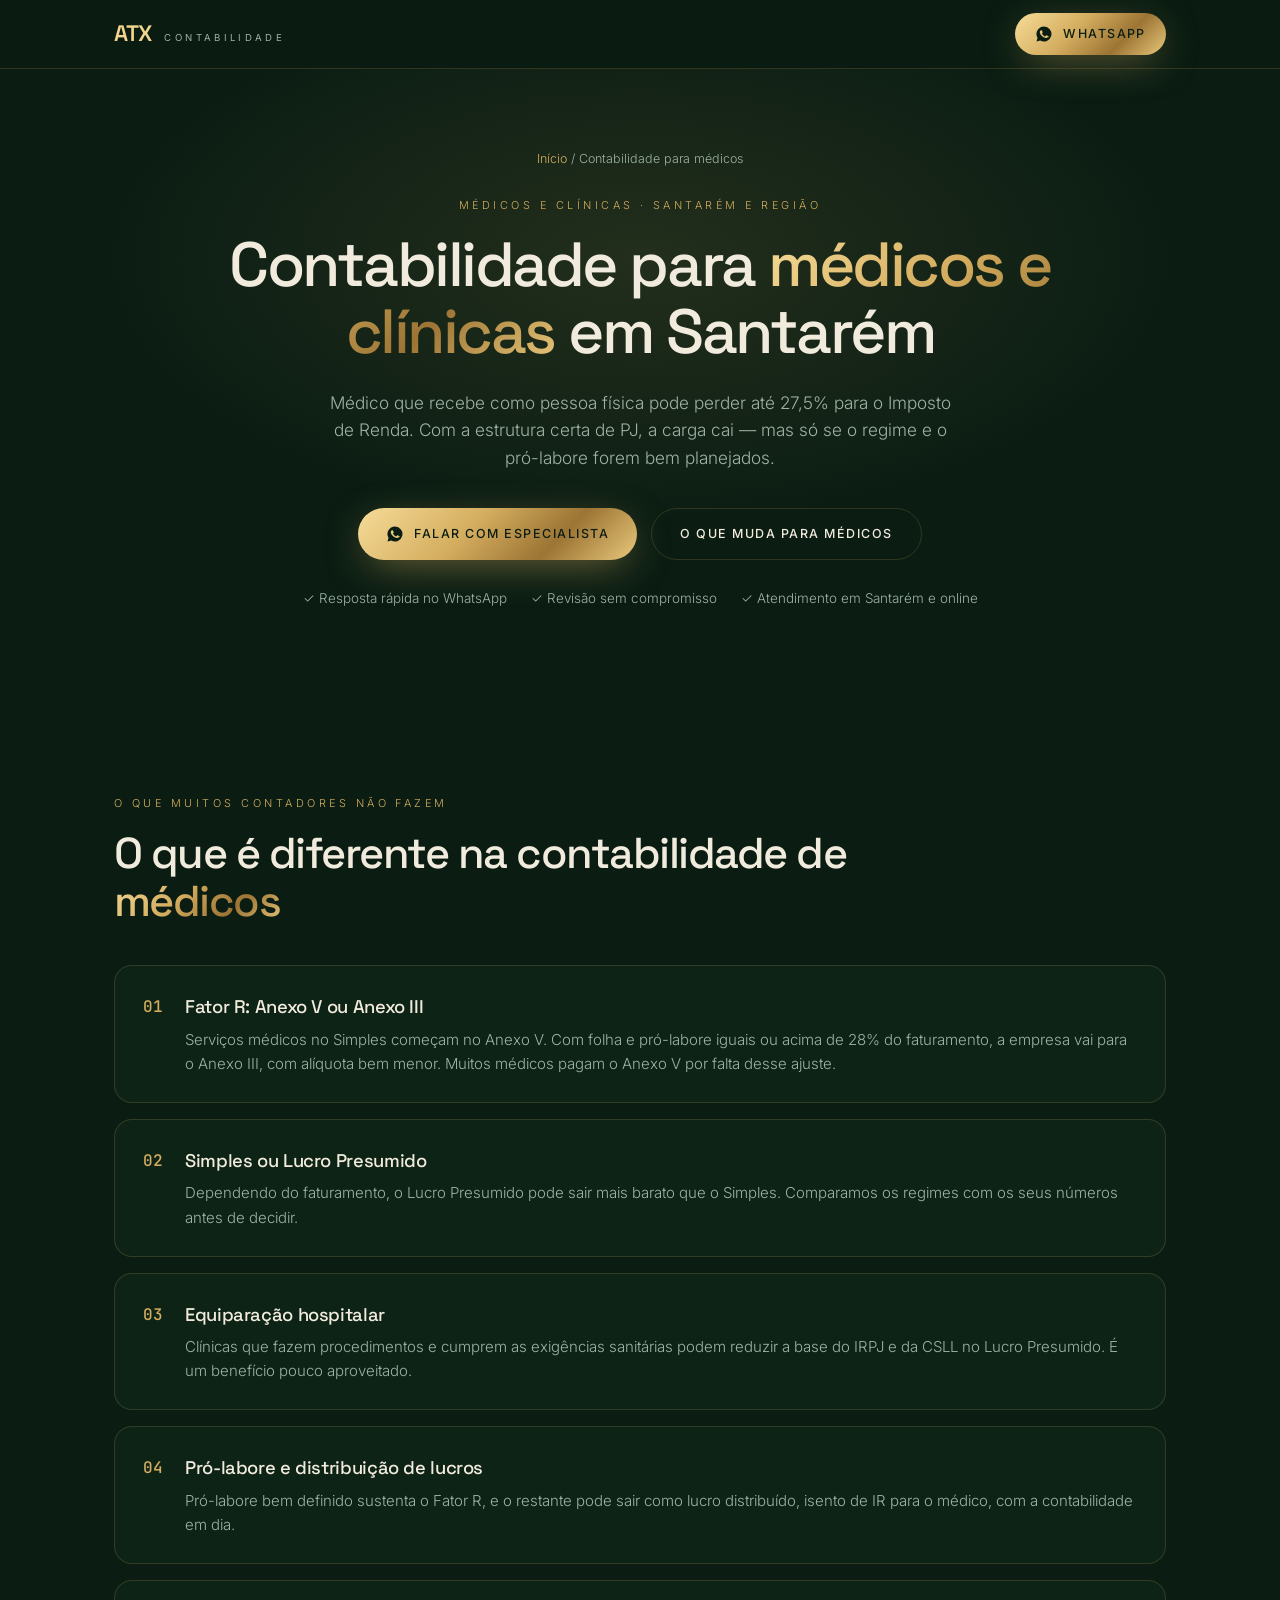
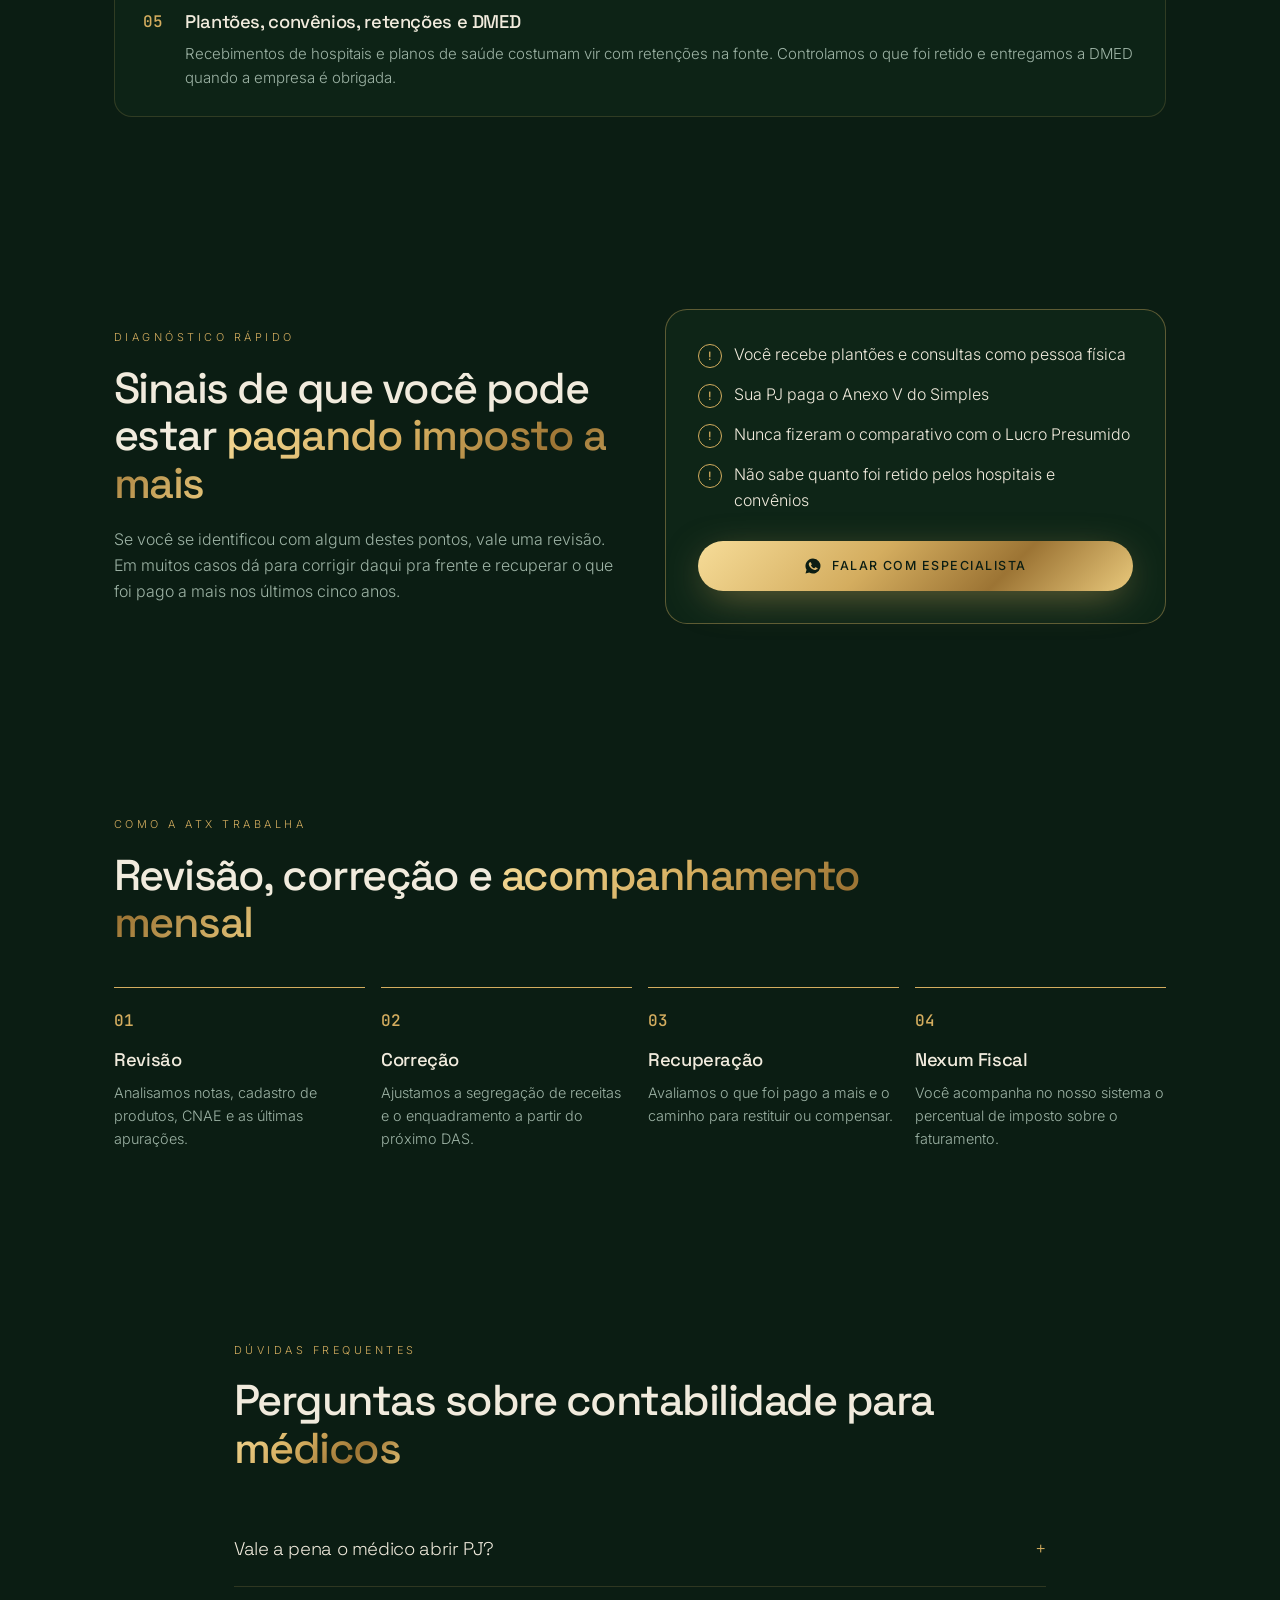
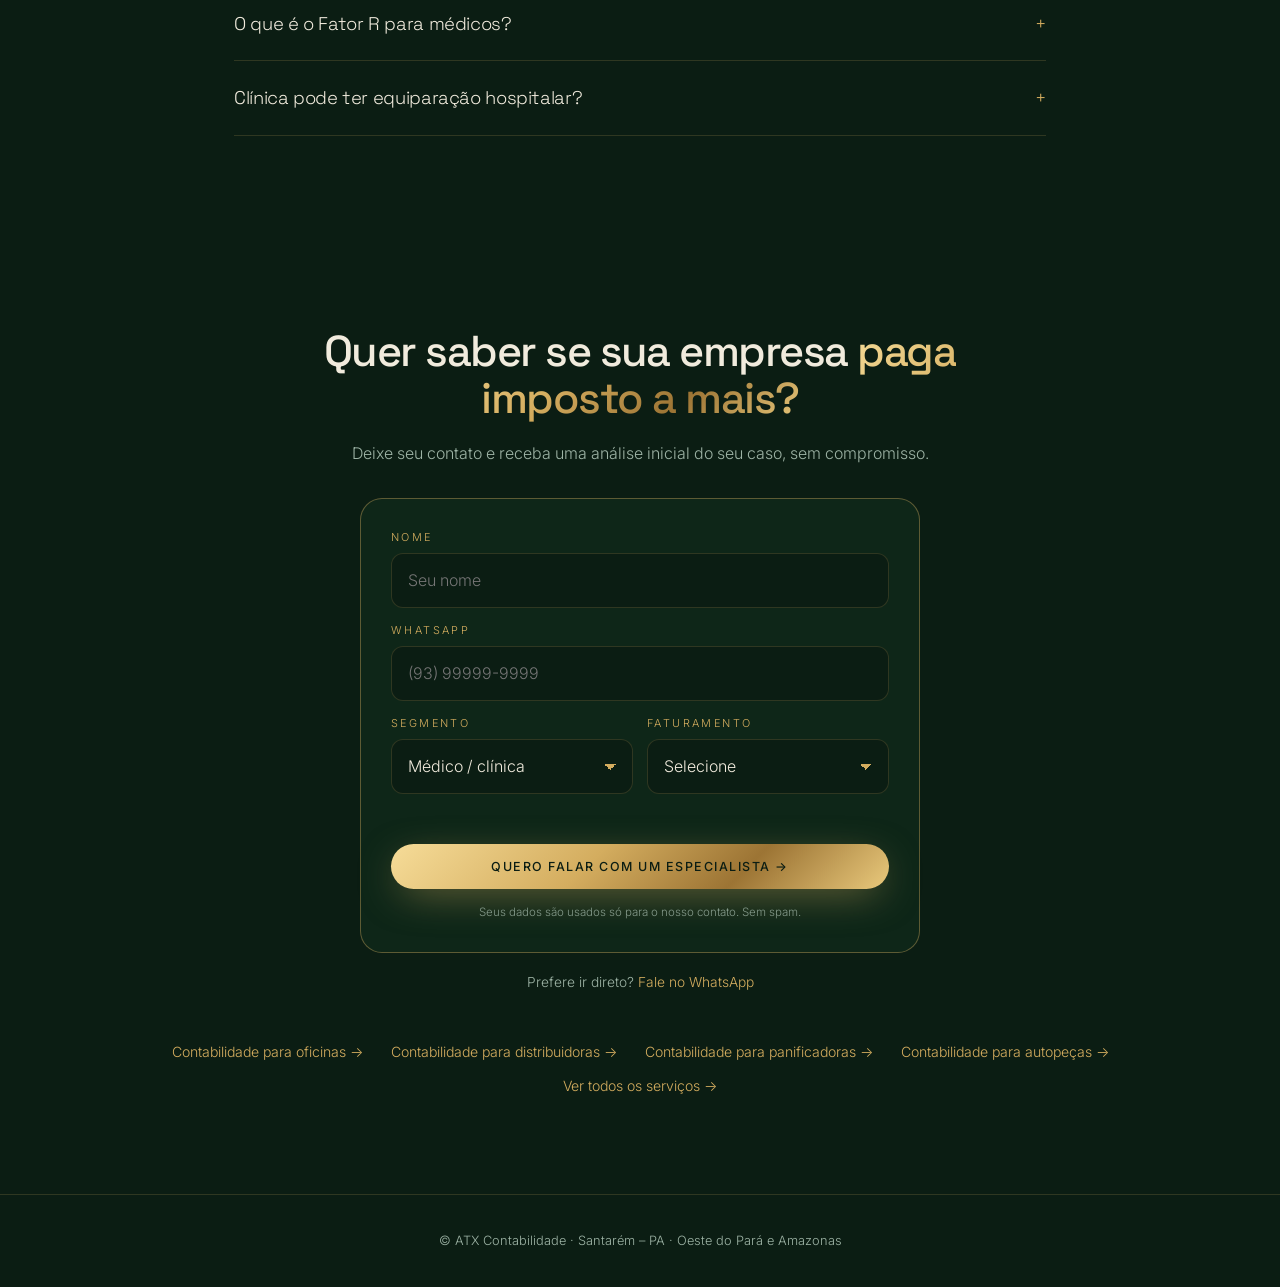
<file: contabilidade-medicos/index.html>
<!doctype html>
<html lang="pt-BR">
<head>
<!-- Google Tag Manager -->
<script>(function(w,d,s,l,i){w[l]=w[l]||[];w[l].push({'gtm.start':new Date().getTime(),event:'gtm.js'});var f=d.getElementsByTagName(s)[0],j=d.createElement(s),dl=l!='dataLayer'?'&l='+l:'';j.async=true;j.src='https://www.googletagmanager.com/gtm.js?id='+i+dl;f.parentNode.insertBefore(j,f);})(window,document,'script','dataLayer','GTM-WXZ3DZG');</script>
<!-- End Google Tag Manager -->
<meta charset="utf-8">
<meta name="viewport" content="width=device-width, initial-scale=1">
<title>Contabilidade para Médicos e Clínicas em Santarém-PA | ATX</title>
<meta name="description" content="Contabilidade para médicos, clínicas e consultórios em Santarém e Oeste do Pará. PJ médica, Fator R, equiparação hospitalar, pró-labore, distribuição de lucros e DMED. Fale com a ATX.">
<meta name="robots" content="index, follow">
<meta name="geo.region" content="BR-PA"><meta name="geo.placename" content="Santarém">
<meta property="og:type" content="website"><meta property="og:locale" content="pt_BR">
<meta property="og:title" content="Contabilidade para Médicos e Clínicas em Santarém-PA | ATX"><meta property="og:description" content="Contabilidade para médicos, clínicas e consultórios em Santarém e Oeste do Pará. PJ médica, Fator R, equiparação hospitalar, pró-labore, distribuição de lucros e DMED. Fale com a ATX.">
<meta name="theme-color" content="#0b1d13">
<link rel="preconnect" href="https://fonts.googleapis.com"><link rel="preconnect" href="https://fonts.gstatic.com" crossorigin>
<link href="https://fonts.googleapis.com/css2?family=Space+Grotesk:wght@400;500;600&family=Inter:wght@300;400;500&family=JetBrains+Mono:wght@500&display=swap" rel="stylesheet">
<script type="application/ld+json">[{"@context": "https://schema.org", "@type": "Service", "name": "Contabilidade para médicos e clínicas", "serviceType": "Contabilidade", "areaServed": ["Santarém, PA", "Oeste do Pará", "Amazonas"], "provider": {"@type": "AccountingService", "name": "ATX Contabilidade", "telephone": "+55 92 99509-6571", "address": {"@type": "PostalAddress", "addressLocality": "Santarém", "addressRegion": "PA", "addressCountry": "BR"}}, "description": "Contabilidade para médicos, clínicas e consultórios em Santarém e Oeste do Pará. PJ médica, Fator R, equiparação hospitalar, pró-labore, distribuição de lucros e DMED. Fale com a ATX."}, {"@context": "https://schema.org", "@type": "FAQPage", "mainEntity": [{"@type": "Question", "name": "Vale a pena o médico abrir PJ?", "acceptedAnswer": {"@type": "Answer", "text": "Na maioria dos casos, sim. Como pessoa física, a renda pode ser tributada em até 27,5% de IR. Pela PJ, com regime e pró-labore bem planejados, a carga total costuma ser bem menor."}}, {"@type": "Question", "name": "O que é o Fator R para médicos?", "acceptedAnswer": {"@type": "Answer", "text": "É a relação entre folha de pagamento (incluindo pró-labore) e faturamento. Quando fica em 28% ou mais, a empresa médica do Simples sai do Anexo V e passa a ser tributada pelo Anexo III, com alíquotas menores."}}, {"@type": "Question", "name": "Clínica pode ter equiparação hospitalar?", "acceptedAnswer": {"@type": "Answer", "text": "Pode, se for sociedade empresária, prestar serviços hospitalares ou procedimentos previstos em lei e cumprir as normas da Anvisa. No Lucro Presumido, isso reduz a base de cálculo do IRPJ e da CSLL."}}]}, {"@context": "https://schema.org", "@type": "BreadcrumbList", "itemListElement": [{"@type": "ListItem", "position": 1, "name": "Início", "item": "/"}, {"@type": "ListItem", "position": 2, "name": "Contabilidade para médicos"}]}]</script>
<style>:root{--bg:#0b1d13;--bg2:#10281a;--gold:#d4ad5f;--gold2:#f3d58d;--text:#f1ebdd;--muted:#9db3a5;--line:rgba(212,173,95,.18);--grad:linear-gradient(135deg,#f6dc98 0%,#d4ad5f 40%,#9c7434 70%,#e9c97c 100%)}
*{box-sizing:border-box;margin:0;padding:0}html{scroll-behavior:smooth}
body{background:var(--bg);color:var(--text);font-family:Inter,sans-serif;font-weight:300;line-height:1.6;overflow-x:hidden}
a{color:inherit;text-decoration:none}.wrap{max-width:1100px;margin:0 auto;padding:0 24px}
.gold{background:var(--grad);-webkit-background-clip:text;background-clip:text;color:transparent}.muted{color:var(--muted)}
header{position:sticky;top:0;z-index:20;background:rgba(11,29,19,.85);backdrop-filter:blur(14px);border-bottom:1px solid var(--line)}
.nav{display:flex;justify-content:space-between;align-items:center;height:68px}
.logo{font-family:"Space Grotesk",sans-serif;font-weight:600;font-size:1.4rem;letter-spacing:-.04em;color:var(--gold2)}
.logo span{font-family:Inter;font-weight:400;font-size:.6rem;letter-spacing:.35em;text-transform:uppercase;color:var(--muted);margin-left:8px}
.btn{display:inline-flex;align-items:center;justify-content:center;gap:10px;padding:15px 28px;border-radius:999px;font-size:.78rem;letter-spacing:.12em;text-transform:uppercase;font-weight:500;transition:.3s;text-align:center}
.btn.sm{padding:11px 20px}.btn-gold{background:var(--grad);color:#0b1d13;box-shadow:0 10px 40px -10px rgba(212,173,95,.6)}.btn-gold:hover{transform:translateY(-2px)}
.btn-ghost{border:1px solid var(--line)}.btn-ghost:hover{border-color:var(--gold)}
section{padding:96px 0}
.hero{padding:80px 0 90px;text-align:center;background:radial-gradient(60% 60% at 50% 30%,rgba(212,173,95,.12),transparent 70%)}
.crumb{font-size:.78rem;color:var(--muted);margin-bottom:28px}.crumb a{color:var(--gold)}
.eyebrow{font-size:.68rem;letter-spacing:.32em;text-transform:uppercase;color:var(--gold);margin-bottom:18px}
h1{font-family:"Space Grotesk",sans-serif;font-weight:500;font-size:clamp(2.1rem,5vw,3.9rem);line-height:1.06;letter-spacing:-.04em;max-width:900px;margin:0 auto}
h2{font-family:"Space Grotesk",sans-serif;font-weight:500;font-size:clamp(1.7rem,3.4vw,2.7rem);line-height:1.1;letter-spacing:-.035em;max-width:760px;margin-bottom:40px}
h3{font-family:"Space Grotesk",sans-serif;font-weight:500;font-size:1.15rem;letter-spacing:-.02em;margin-bottom:6px}
.lead{color:var(--muted);font-size:1.08rem;max-width:640px;margin:24px auto 36px}
.cta{display:flex;gap:14px;justify-content:center;flex-wrap:wrap}
.trust{display:flex;flex-wrap:wrap;justify-content:center;gap:8px 24px;margin-top:28px;font-size:.84rem;color:var(--muted)}
.pts{display:grid;gap:16px}
.pt{display:flex;gap:22px;padding:26px 28px;border:1px solid var(--line);border-radius:18px;background:rgba(16,40,26,.6)}
.pt b{font-family:"JetBrains Mono",monospace;color:var(--gold);font-weight:500;margin-top:2px}.pt p{color:var(--muted);font-size:.94rem}
.sinais{display:grid;grid-template-columns:1fr 1fr;gap:50px;align-items:center}.sinais h2{margin-bottom:20px}
.box{border:1px solid rgba(212,173,95,.4);border-radius:22px;padding:32px;background:rgba(16,40,26,.8)}
.box ul{list-style:none;display:grid;gap:14px;margin-bottom:28px}.box li{display:flex;gap:12px}.box li:before{content:"!";flex:none;width:22px;height:22px;border-radius:50%;border:1px solid var(--gold);color:var(--gold);display:grid;place-items:center;font-size:.72rem;font-weight:500;margin-top:2px}
.box .btn{width:100%}
.steps{display:grid;grid-template-columns:repeat(4,1fr);gap:16px}.steps>div{border-top:1px solid var(--gold);padding-top:20px}
.steps b{font-family:"JetBrains Mono",monospace;color:var(--gold);font-weight:500;display:block;margin-bottom:12px}.steps p{color:var(--muted);font-size:.9rem}
.faq{max-width:860px}details{border-bottom:1px solid var(--line);padding:22px 0}
summary{cursor:pointer;list-style:none;display:flex;justify-content:space-between;gap:20px;font-family:"Space Grotesk",sans-serif;font-size:1.15rem;letter-spacing:-.02em}
summary::-webkit-details-marker{display:none}summary:after{content:"+";color:var(--gold)}details[open] summary:after{content:"–"}details p{color:var(--muted);margin-top:12px}
.final{text-align:center}.final h2{margin:0 auto 18px}.final .muted{margin-bottom:32px}
.others{display:flex;flex-wrap:wrap;justify-content:center;gap:12px 28px;margin-top:48px;font-size:.88rem}.others a{color:var(--gold)}
footer{border-top:1px solid var(--line);padding:36px 0;font-size:.8rem;color:var(--muted);text-align:center}
.mbar{display:none}
@media (max-width:760px){
  section{padding:64px 0}.hero{padding:48px 0 60px}.wrap{padding:0 20px}
  .lead{font-size:1rem}.cta{flex-direction:column}.cta .btn{width:100%}.trust{flex-direction:column;gap:4px}
  .pt{padding:20px;gap:14px}.sinais{grid-template-columns:1fr;gap:28px}.box{padding:22px}
  .steps{grid-template-columns:1fr 1fr;gap:24px 16px}.final .btn{width:100%}
  header .btn{display:none}
  .mbar{display:flex;position:fixed;left:0;right:0;bottom:0;z-index:40;padding:10px 14px calc(10px + env(safe-area-inset-bottom));background:rgba(11,29,19,.92);backdrop-filter:blur(14px);border-top:1px solid var(--line)}
  .mbar .btn{width:100%}footer{padding-bottom:110px}
}
</style>
<link rel="stylesheet" href="/assets/form.css">
</head>
<body>
<!-- Google Tag Manager (noscript) -->
<noscript><iframe src="https://www.googletagmanager.com/ns.html?id=GTM-WXZ3DZG" height="0" width="0" style="display:none;visibility:hidden"></iframe></noscript>
<!-- End Google Tag Manager (noscript) -->
<header><div class="wrap nav"><a href="/" class="logo">ATX <span>Contabilidade</span></a><a class="btn btn-gold sm js-wa" data-cta="topo" data-extra="Sou médico(a) e quero revisar minha contabilidade." href="https://wa.me/5592995096571" target="_blank" rel="noopener"><svg width="18" height="18" viewBox="0 0 24 24" fill="currentColor" aria-hidden="true"><path d="M12 2a10 10 0 0 0-8.6 15.1L2 22l5-1.3A10 10 0 1 0 12 2zm5.3 14.1c-.2.6-1.3 1.2-1.8 1.2-.5.1-1 .2-3.3-.7-2.8-1.1-4.5-3.9-4.7-4.1-.1-.2-1.1-1.5-1.1-2.9s.7-2 1-2.3c.3-.3.6-.3.8-.3h.6c.2 0 .4 0 .6.5l.9 2.1c.1.2.1.4 0 .5l-.4.6-.4.4c-.1.1-.3.3-.1.6.2.3.7 1.2 1.6 2 1.1 1 2 1.3 2.3 1.4.3.1.5.1.6-.1l.9-1.1c.2-.3.4-.2.7-.1l2 1c.3.1.5.2.5.3.1.2.1.7-.1 1.4z"/></svg> WhatsApp</a></div></header>
<main>
  <section class="hero"><div class="wrap">
    <nav class="crumb"><a href="/">Início</a> / Contabilidade para médicos</nav>
    <div class="eyebrow">Médicos e clínicas · Santarém e região</div>
    <h1>Contabilidade para <span class="gold">médicos e clínicas</span> em Santarém</h1>
    <p class="lead">Médico que recebe como pessoa física pode perder até 27,5% para o Imposto de Renda. Com a estrutura certa de PJ, a carga cai — mas só se o regime e o pró-labore forem bem planejados.</p>
    <div class="cta"><a class="btn btn-gold js-wa" data-cta="hero" data-extra="Sou médico(a) e quero revisar minha contabilidade." href="https://wa.me/5592995096571" target="_blank" rel="noopener"><svg width="18" height="18" viewBox="0 0 24 24" fill="currentColor" aria-hidden="true"><path d="M12 2a10 10 0 0 0-8.6 15.1L2 22l5-1.3A10 10 0 1 0 12 2zm5.3 14.1c-.2.6-1.3 1.2-1.8 1.2-.5.1-1 .2-3.3-.7-2.8-1.1-4.5-3.9-4.7-4.1-.1-.2-1.1-1.5-1.1-2.9s.7-2 1-2.3c.3-.3.6-.3.8-.3h.6c.2 0 .4 0 .6.5l.9 2.1c.1.2.1.4 0 .5l-.4.6-.4.4c-.1.1-.3.3-.1.6.2.3.7 1.2 1.6 2 1.1 1 2 1.3 2.3 1.4.3.1.5.1.6-.1l.9-1.1c.2-.3.4-.2.7-.1l2 1c.3.1.5.2.5.3.1.2.1.7-.1 1.4z"/></svg> Falar com especialista</a><a class="btn btn-ghost" href="#diferencas">O que muda para médicos</a></div>
    <div class="trust"><span>✓ Resposta rápida no WhatsApp</span><span>✓ Revisão sem compromisso</span><span>✓ Atendimento em Santarém e online</span></div>
  </div></section>

  <section id="diferencas"><div class="wrap">
    <div class="eyebrow">O que muitos contadores não fazem</div>
    <h2>O que é diferente na contabilidade de <span class="gold">médicos</span></h2>
    <div class="pts"><div class="pt"><b>01</b><div><h3>Fator R: Anexo V ou Anexo III</h3><p>Serviços médicos no Simples começam no Anexo V. Com folha e pró-labore iguais ou acima de 28% do faturamento, a empresa vai para o Anexo III, com alíquota bem menor. Muitos médicos pagam o Anexo V por falta desse ajuste.</p></div></div><div class="pt"><b>02</b><div><h3>Simples ou Lucro Presumido</h3><p>Dependendo do faturamento, o Lucro Presumido pode sair mais barato que o Simples. Comparamos os regimes com os seus números antes de decidir.</p></div></div><div class="pt"><b>03</b><div><h3>Equiparação hospitalar</h3><p>Clínicas que fazem procedimentos e cumprem as exigências sanitárias podem reduzir a base do IRPJ e da CSLL no Lucro Presumido. É um benefício pouco aproveitado.</p></div></div><div class="pt"><b>04</b><div><h3>Pró-labore e distribuição de lucros</h3><p>Pró-labore bem definido sustenta o Fator R, e o restante pode sair como lucro distribuído, isento de IR para o médico, com a contabilidade em dia.</p></div></div><div class="pt"><b>05</b><div><h3>Plantões, convênios, retenções e DMED</h3><p>Recebimentos de hospitais e planos de saúde costumam vir com retenções na fonte. Controlamos o que foi retido e entregamos a DMED quando a empresa é obrigada.</p></div></div></div>
  </div></section>

  <section><div class="wrap sinais">
    <div><div class="eyebrow">Diagnóstico rápido</div><h2>Sinais de que você pode estar <span class="gold">pagando imposto a mais</span></h2>
    <p class="muted">Se você se identificou com algum destes pontos, vale uma revisão. Em muitos casos dá para corrigir daqui pra frente e recuperar o que foi pago a mais nos últimos cinco anos.</p></div>
    <div class="box"><ul><li>Você recebe plantões e consultas como pessoa física</li><li>Sua PJ paga o Anexo V do Simples</li><li>Nunca fizeram o comparativo com o Lucro Presumido</li><li>Não sabe quanto foi retido pelos hospitais e convênios</li></ul><a class="btn btn-gold js-wa" data-cta="sinais" data-extra="Sou médico(a) e quero revisar minha contabilidade." href="https://wa.me/5592995096571" target="_blank" rel="noopener"><svg width="18" height="18" viewBox="0 0 24 24" fill="currentColor" aria-hidden="true"><path d="M12 2a10 10 0 0 0-8.6 15.1L2 22l5-1.3A10 10 0 1 0 12 2zm5.3 14.1c-.2.6-1.3 1.2-1.8 1.2-.5.1-1 .2-3.3-.7-2.8-1.1-4.5-3.9-4.7-4.1-.1-.2-1.1-1.5-1.1-2.9s.7-2 1-2.3c.3-.3.6-.3.8-.3h.6c.2 0 .4 0 .6.5l.9 2.1c.1.2.1.4 0 .5l-.4.6-.4.4c-.1.1-.3.3-.1.6.2.3.7 1.2 1.6 2 1.1 1 2 1.3 2.3 1.4.3.1.5.1.6-.1l.9-1.1c.2-.3.4-.2.7-.1l2 1c.3.1.5.2.5.3.1.2.1.7-.1 1.4z"/></svg> Falar com especialista</a></div>
  </div></section>

  <section><div class="wrap">
    <div class="eyebrow">Como a ATX trabalha</div>
    <h2>Revisão, correção e <span class="gold">acompanhamento mensal</span></h2>
    <div class="steps"><div><b>01</b><h3>Revisão</h3><p>Analisamos notas, cadastro de produtos, CNAE e as últimas apurações.</p></div><div><b>02</b><h3>Correção</h3><p>Ajustamos a segregação de receitas e o enquadramento a partir do próximo DAS.</p></div><div><b>03</b><h3>Recuperação</h3><p>Avaliamos o que foi pago a mais e o caminho para restituir ou compensar.</p></div><div><b>04</b><h3>Nexum Fiscal</h3><p>Você acompanha no nosso sistema o percentual de imposto sobre o faturamento.</p></div></div>
  </div></section>

  <section><div class="wrap faq">
    <div class="eyebrow">Dúvidas frequentes</div>
    <h2>Perguntas sobre contabilidade para <span class="gold">médicos</span></h2>
    <details><summary>Vale a pena o médico abrir PJ?</summary><p>Na maioria dos casos, sim. Como pessoa física, a renda pode ser tributada em até 27,5% de IR. Pela PJ, com regime e pró-labore bem planejados, a carga total costuma ser bem menor.</p></details><details><summary>O que é o Fator R para médicos?</summary><p>É a relação entre folha de pagamento (incluindo pró-labore) e faturamento. Quando fica em 28% ou mais, a empresa médica do Simples sai do Anexo V e passa a ser tributada pelo Anexo III, com alíquotas menores.</p></details><details><summary>Clínica pode ter equiparação hospitalar?</summary><p>Pode, se for sociedade empresária, prestar serviços hospitalares ou procedimentos previstos em lei e cumprir as normas da Anvisa. No Lucro Presumido, isso reduz a base de cálculo do IRPJ e da CSLL.</p></details>
  </div></section>

  <section class="final"><div class="wrap">
    <h2>Quer saber se sua empresa <span class="gold">paga imposto a mais?</span></h2>
    <p class="muted">Deixe seu contato e receba uma análise inicial do seu caso, sem compromisso.</p>
    <form class="lead-form" novalidate>
      <label>Nome<input name="nome" autocomplete="name" placeholder="Seu nome" required></label>
      <label>WhatsApp<input name="telefone" type="tel" inputmode="tel" autocomplete="tel" placeholder="(93) 99999-9999" required></label>
      <div class="row">
        <label>Segmento<select name="nicho" required><option value="" disabled>Selecione</option><option>Comércio</option><option>Prestação de serviços</option><option>Oficina mecânica</option><option>Loja de autopeças</option><option>Distribuidora</option><option>Padaria / panificadora</option><option selected>Médico / clínica</option><option>MEI</option><option>Outro</option></select></label>
        <label>Faturamento<select name="faturamento" required><option value="" disabled selected>Selecione</option><option>Ainda não faturo</option><option>Até R$ 81 mil por ano</option><option>De R$ 81 mil a R$ 360 mil</option><option>De R$ 360 mil a R$ 1,8 milhão</option><option>De R$ 1,8 milhão a R$ 4,8 milhões</option><option>Acima de R$ 4,8 milhões</option></select></label>
      </div>
      <div class="lead-err" role="alert"></div>
      <button class="btn btn-gold" type="submit">Quero falar com um especialista →</button>
      <p class="lead-priv">Seus dados são usados só para o nosso contato. Sem spam.</p>
    </form>
    <p class="lead-alt" style="margin-top:18px">Prefere ir direto? <a class="js-wa" data-cta="final-link" data-extra="Sou médico(a) e quero revisar minha contabilidade." href="https://wa.me/5592995096571" target="_blank" rel="noopener">Fale no WhatsApp</a></p>
    <div class="others"><a href="/contabilidade-oficinas">Contabilidade para oficinas →</a><a href="/contabilidade-distribuidoras">Contabilidade para distribuidoras →</a><a href="/contabilidade-panificadoras">Contabilidade para panificadoras →</a><a href="/contabilidade-autopecas">Contabilidade para autopeças →</a><a href="/">Ver todos os serviços →</a></div>
  </div></section>
</main>
<footer><div class="wrap">© ATX Contabilidade · Santarém – PA · Oeste do Pará e Amazonas</div></footer>
<div class="mbar"><a class="btn btn-gold js-wa" data-cta="barra-mobile" data-extra="Sou médico(a) e quero revisar minha contabilidade." href="https://wa.me/5592995096571" target="_blank" rel="noopener"><svg width="18" height="18" viewBox="0 0 24 24" fill="currentColor" aria-hidden="true"><path d="M12 2a10 10 0 0 0-8.6 15.1L2 22l5-1.3A10 10 0 1 0 12 2zm5.3 14.1c-.2.6-1.3 1.2-1.8 1.2-.5.1-1 .2-3.3-.7-2.8-1.1-4.5-3.9-4.7-4.1-.1-.2-1.1-1.5-1.1-2.9s.7-2 1-2.3c.3-.3.6-.3.8-.3h.6c.2 0 .4 0 .6.5l.9 2.1c.1.2.1.4 0 .5l-.4.6-.4.4c-.1.1-.3.3-.1.6.2.3.7 1.2 1.6 2 1.1 1 2 1.3 2.3 1.4.3.1.5.1.6-.1l.9-1.1c.2-.3.4-.2.7-.1l2 1c.3.1.5.2.5.3.1.2.1.7-.1 1.4z"/></svg> Falar no WhatsApp</a></div>
<script src="/assets/wa.js"></script>
<script src="/assets/lead.js"></script>
</body>
</html>
</file>
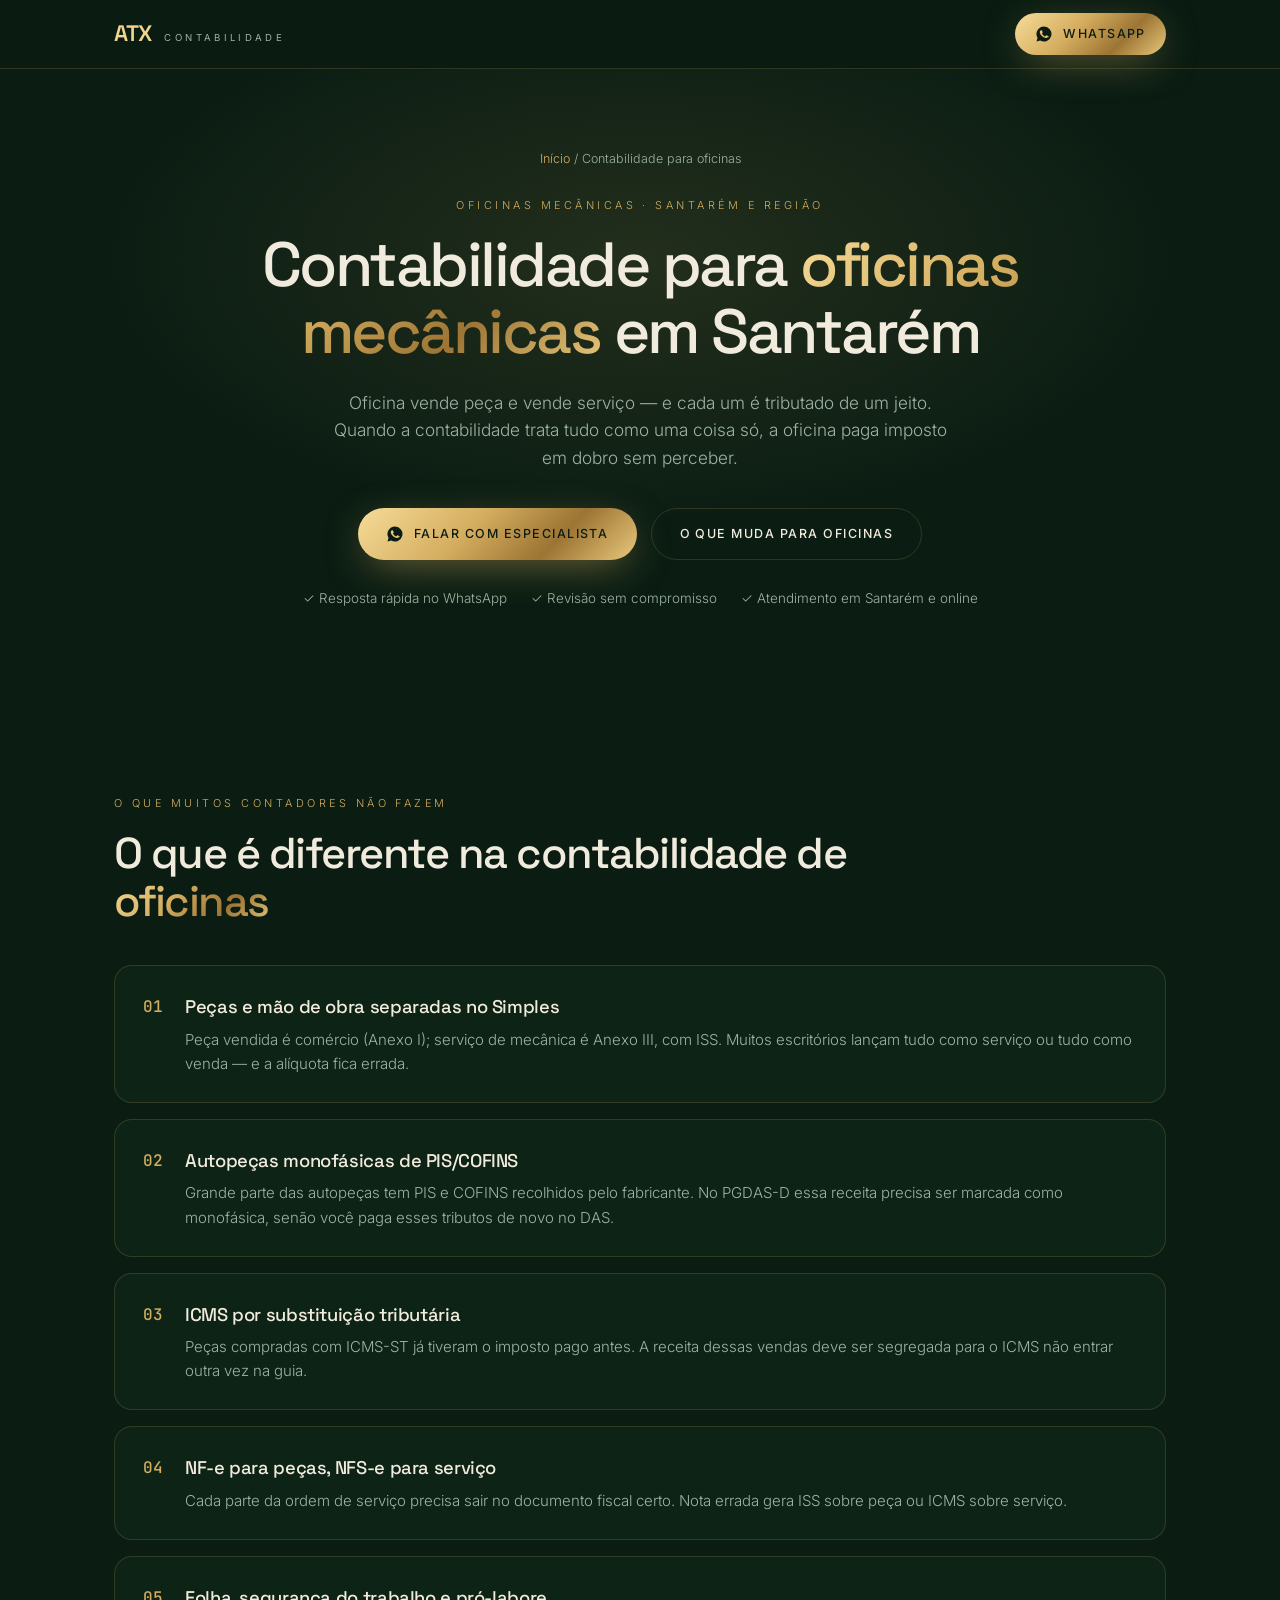
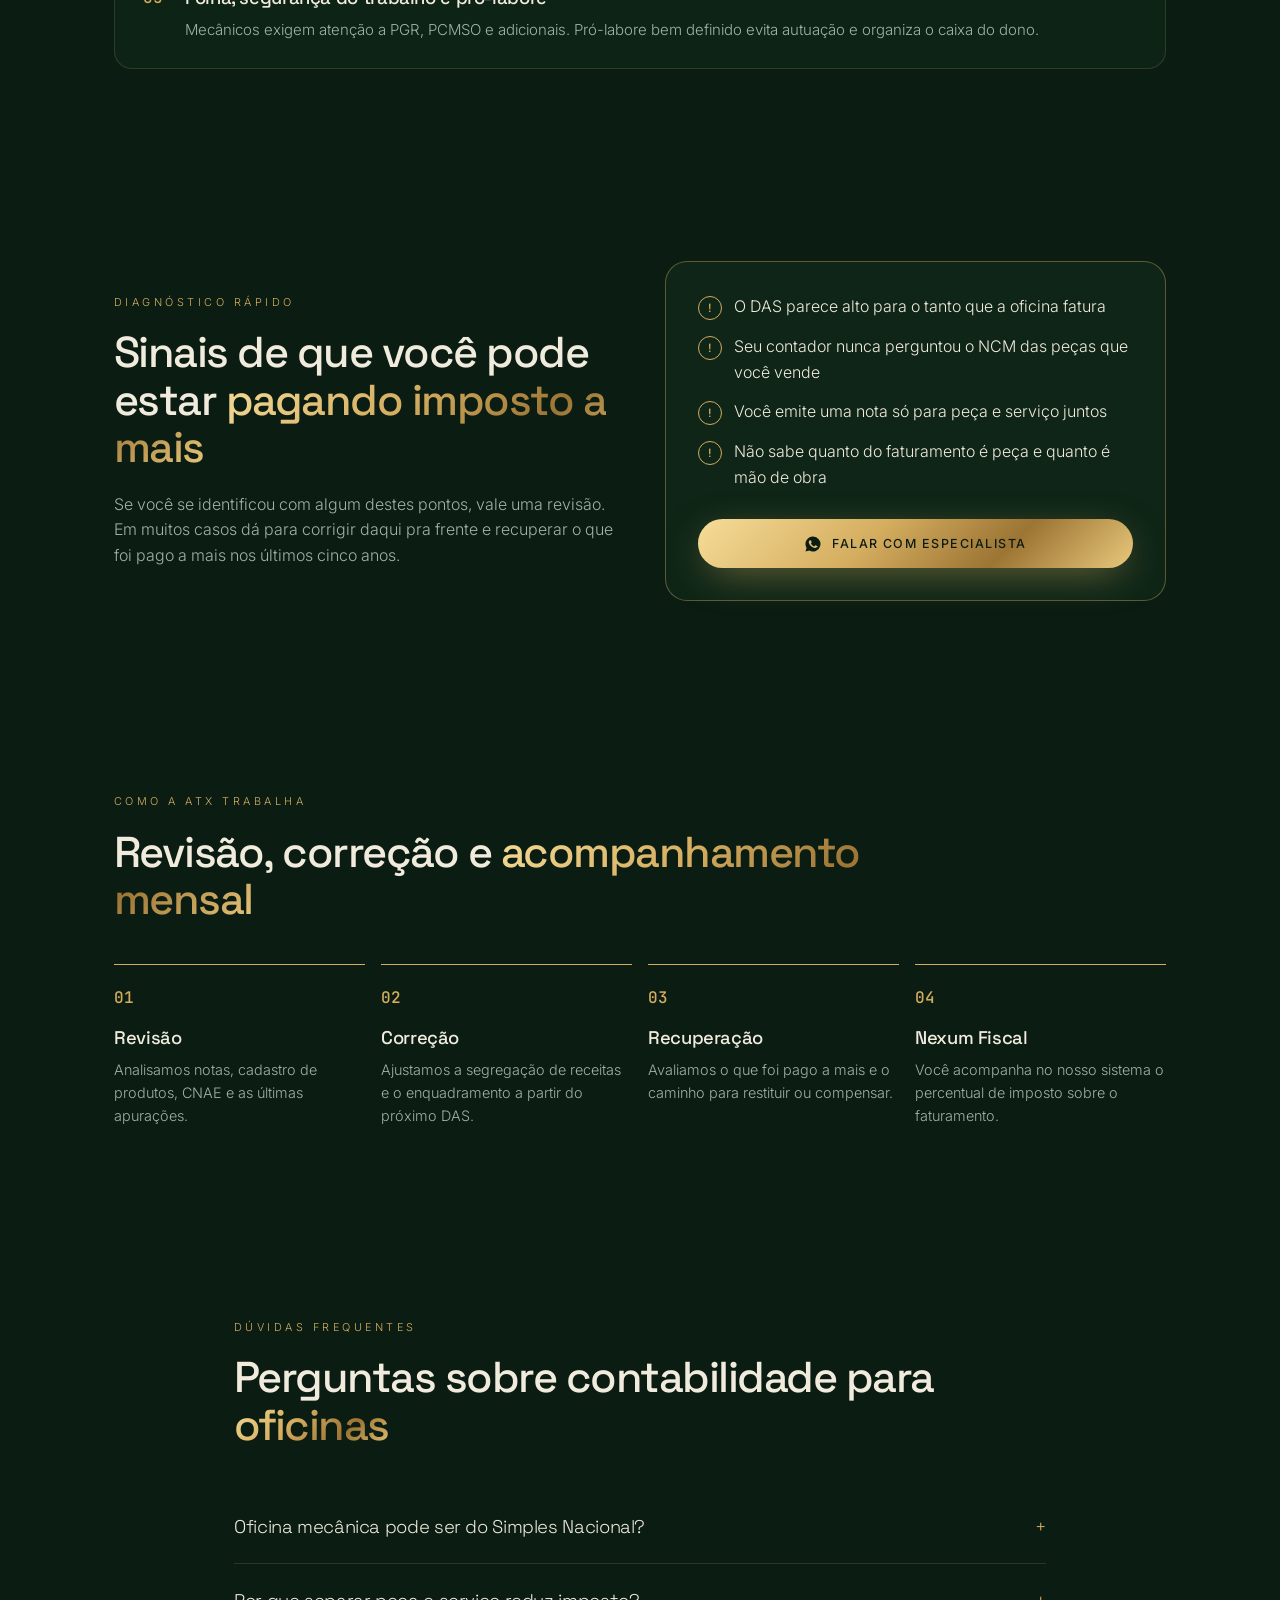
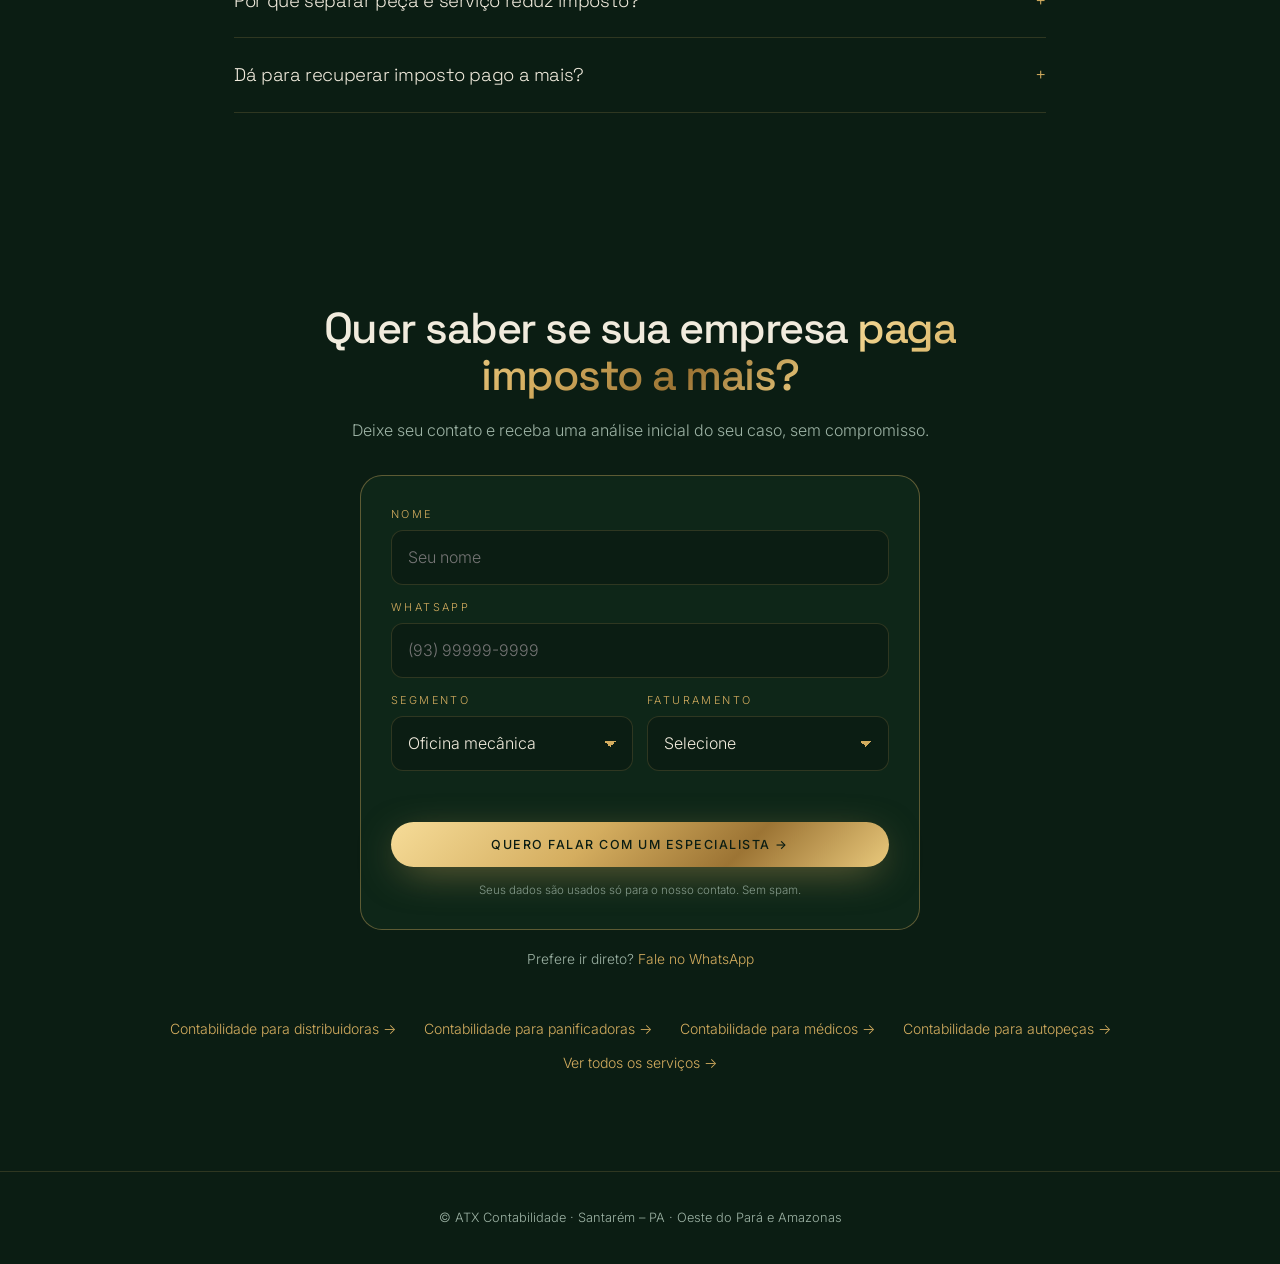
<file: contabilidade-oficinas/index.html>
<!doctype html>
<html lang="pt-BR">
<head>
<!-- Google Tag Manager -->
<script>(function(w,d,s,l,i){w[l]=w[l]||[];w[l].push({'gtm.start':new Date().getTime(),event:'gtm.js'});var f=d.getElementsByTagName(s)[0],j=d.createElement(s),dl=l!='dataLayer'?'&l='+l:'';j.async=true;j.src='https://www.googletagmanager.com/gtm.js?id='+i+dl;f.parentNode.insertBefore(j,f);})(window,document,'script','dataLayer','GTM-WXZ3DZG');</script>
<!-- End Google Tag Manager -->
<meta charset="utf-8">
<meta name="viewport" content="width=device-width, initial-scale=1">
<title>Contabilidade para Oficinas Mecânicas em Santarém-PA | ATX</title>
<meta name="description" content="Contabilidade para oficinas mecânicas e autocentros em Santarém e Oeste do Pará. Separação de peças e mão de obra no Simples, autopeças monofásicas, ICMS-ST e ISS. Fale com a ATX.">
<meta name="robots" content="index, follow">
<meta name="geo.region" content="BR-PA"><meta name="geo.placename" content="Santarém">
<meta property="og:type" content="website"><meta property="og:locale" content="pt_BR">
<meta property="og:title" content="Contabilidade para Oficinas Mecânicas em Santarém-PA | ATX"><meta property="og:description" content="Contabilidade para oficinas mecânicas e autocentros em Santarém e Oeste do Pará. Separação de peças e mão de obra no Simples, autopeças monofásicas, ICMS-ST e ISS. Fale com a ATX.">
<meta name="theme-color" content="#0b1d13">
<link rel="preconnect" href="https://fonts.googleapis.com"><link rel="preconnect" href="https://fonts.gstatic.com" crossorigin>
<link href="https://fonts.googleapis.com/css2?family=Space+Grotesk:wght@400;500;600&family=Inter:wght@300;400;500&family=JetBrains+Mono:wght@500&display=swap" rel="stylesheet">
<script type="application/ld+json">[{"@context": "https://schema.org", "@type": "Service", "name": "Contabilidade para oficinas mecânicas", "serviceType": "Contabilidade", "areaServed": ["Santarém, PA", "Oeste do Pará", "Amazonas"], "provider": {"@type": "AccountingService", "name": "ATX Contabilidade", "telephone": "+55 92 99509-6571", "address": {"@type": "PostalAddress", "addressLocality": "Santarém", "addressRegion": "PA", "addressCountry": "BR"}}, "description": "Contabilidade para oficinas mecânicas e autocentros em Santarém e Oeste do Pará. Separação de peças e mão de obra no Simples, autopeças monofásicas, ICMS-ST e ISS. Fale com a ATX."}, {"@context": "https://schema.org", "@type": "FAQPage", "mainEntity": [{"@type": "Question", "name": "Oficina mecânica pode ser do Simples Nacional?", "acceptedAnswer": {"@type": "Answer", "text": "Sim. A venda de peças é tributada pelo Anexo I e a prestação de serviço de manutenção e reparação pelo Anexo III, cada uma com sua alíquota, desde que o faturamento fique dentro do limite do Simples."}}, {"@type": "Question", "name": "Por que separar peça e serviço reduz imposto?", "acceptedAnswer": {"@type": "Answer", "text": "Porque peças monofásicas e com ICMS-ST já tiveram tributos recolhidos antes. Quando essa receita é segregada no PGDAS-D, PIS, COFINS e ICMS saem do cálculo do DAS sobre essas vendas."}}, {"@type": "Question", "name": "Dá para recuperar imposto pago a mais?", "acceptedAnswer": {"@type": "Answer", "text": "Em muitos casos, sim. É possível revisar os últimos cinco anos e pedir a restituição ou compensação do que foi recolhido em duplicidade."}}]}, {"@context": "https://schema.org", "@type": "BreadcrumbList", "itemListElement": [{"@type": "ListItem", "position": 1, "name": "Início", "item": "/"}, {"@type": "ListItem", "position": 2, "name": "Contabilidade para oficinas"}]}]</script>
<style>:root{--bg:#0b1d13;--bg2:#10281a;--gold:#d4ad5f;--gold2:#f3d58d;--text:#f1ebdd;--muted:#9db3a5;--line:rgba(212,173,95,.18);--grad:linear-gradient(135deg,#f6dc98 0%,#d4ad5f 40%,#9c7434 70%,#e9c97c 100%)}
*{box-sizing:border-box;margin:0;padding:0}html{scroll-behavior:smooth}
body{background:var(--bg);color:var(--text);font-family:Inter,sans-serif;font-weight:300;line-height:1.6;overflow-x:hidden}
a{color:inherit;text-decoration:none}.wrap{max-width:1100px;margin:0 auto;padding:0 24px}
.gold{background:var(--grad);-webkit-background-clip:text;background-clip:text;color:transparent}.muted{color:var(--muted)}
header{position:sticky;top:0;z-index:20;background:rgba(11,29,19,.85);backdrop-filter:blur(14px);border-bottom:1px solid var(--line)}
.nav{display:flex;justify-content:space-between;align-items:center;height:68px}
.logo{font-family:"Space Grotesk",sans-serif;font-weight:600;font-size:1.4rem;letter-spacing:-.04em;color:var(--gold2)}
.logo span{font-family:Inter;font-weight:400;font-size:.6rem;letter-spacing:.35em;text-transform:uppercase;color:var(--muted);margin-left:8px}
.btn{display:inline-flex;align-items:center;justify-content:center;gap:10px;padding:15px 28px;border-radius:999px;font-size:.78rem;letter-spacing:.12em;text-transform:uppercase;font-weight:500;transition:.3s;text-align:center}
.btn.sm{padding:11px 20px}.btn-gold{background:var(--grad);color:#0b1d13;box-shadow:0 10px 40px -10px rgba(212,173,95,.6)}.btn-gold:hover{transform:translateY(-2px)}
.btn-ghost{border:1px solid var(--line)}.btn-ghost:hover{border-color:var(--gold)}
section{padding:96px 0}
.hero{padding:80px 0 90px;text-align:center;background:radial-gradient(60% 60% at 50% 30%,rgba(212,173,95,.12),transparent 70%)}
.crumb{font-size:.78rem;color:var(--muted);margin-bottom:28px}.crumb a{color:var(--gold)}
.eyebrow{font-size:.68rem;letter-spacing:.32em;text-transform:uppercase;color:var(--gold);margin-bottom:18px}
h1{font-family:"Space Grotesk",sans-serif;font-weight:500;font-size:clamp(2.1rem,5vw,3.9rem);line-height:1.06;letter-spacing:-.04em;max-width:900px;margin:0 auto}
h2{font-family:"Space Grotesk",sans-serif;font-weight:500;font-size:clamp(1.7rem,3.4vw,2.7rem);line-height:1.1;letter-spacing:-.035em;max-width:760px;margin-bottom:40px}
h3{font-family:"Space Grotesk",sans-serif;font-weight:500;font-size:1.15rem;letter-spacing:-.02em;margin-bottom:6px}
.lead{color:var(--muted);font-size:1.08rem;max-width:640px;margin:24px auto 36px}
.cta{display:flex;gap:14px;justify-content:center;flex-wrap:wrap}
.trust{display:flex;flex-wrap:wrap;justify-content:center;gap:8px 24px;margin-top:28px;font-size:.84rem;color:var(--muted)}
.pts{display:grid;gap:16px}
.pt{display:flex;gap:22px;padding:26px 28px;border:1px solid var(--line);border-radius:18px;background:rgba(16,40,26,.6)}
.pt b{font-family:"JetBrains Mono",monospace;color:var(--gold);font-weight:500;margin-top:2px}.pt p{color:var(--muted);font-size:.94rem}
.sinais{display:grid;grid-template-columns:1fr 1fr;gap:50px;align-items:center}.sinais h2{margin-bottom:20px}
.box{border:1px solid rgba(212,173,95,.4);border-radius:22px;padding:32px;background:rgba(16,40,26,.8)}
.box ul{list-style:none;display:grid;gap:14px;margin-bottom:28px}.box li{display:flex;gap:12px}.box li:before{content:"!";flex:none;width:22px;height:22px;border-radius:50%;border:1px solid var(--gold);color:var(--gold);display:grid;place-items:center;font-size:.72rem;font-weight:500;margin-top:2px}
.box .btn{width:100%}
.steps{display:grid;grid-template-columns:repeat(4,1fr);gap:16px}.steps>div{border-top:1px solid var(--gold);padding-top:20px}
.steps b{font-family:"JetBrains Mono",monospace;color:var(--gold);font-weight:500;display:block;margin-bottom:12px}.steps p{color:var(--muted);font-size:.9rem}
.faq{max-width:860px}details{border-bottom:1px solid var(--line);padding:22px 0}
summary{cursor:pointer;list-style:none;display:flex;justify-content:space-between;gap:20px;font-family:"Space Grotesk",sans-serif;font-size:1.15rem;letter-spacing:-.02em}
summary::-webkit-details-marker{display:none}summary:after{content:"+";color:var(--gold)}details[open] summary:after{content:"–"}details p{color:var(--muted);margin-top:12px}
.final{text-align:center}.final h2{margin:0 auto 18px}.final .muted{margin-bottom:32px}
.others{display:flex;flex-wrap:wrap;justify-content:center;gap:12px 28px;margin-top:48px;font-size:.88rem}.others a{color:var(--gold)}
footer{border-top:1px solid var(--line);padding:36px 0;font-size:.8rem;color:var(--muted);text-align:center}
.mbar{display:none}
@media (max-width:760px){
  section{padding:64px 0}.hero{padding:48px 0 60px}.wrap{padding:0 20px}
  .lead{font-size:1rem}.cta{flex-direction:column}.cta .btn{width:100%}.trust{flex-direction:column;gap:4px}
  .pt{padding:20px;gap:14px}.sinais{grid-template-columns:1fr;gap:28px}.box{padding:22px}
  .steps{grid-template-columns:1fr 1fr;gap:24px 16px}.final .btn{width:100%}
  header .btn{display:none}
  .mbar{display:flex;position:fixed;left:0;right:0;bottom:0;z-index:40;padding:10px 14px calc(10px + env(safe-area-inset-bottom));background:rgba(11,29,19,.92);backdrop-filter:blur(14px);border-top:1px solid var(--line)}
  .mbar .btn{width:100%}footer{padding-bottom:110px}
}
</style>
<link rel="stylesheet" href="/assets/form.css">
</head>
<body>
<!-- Google Tag Manager (noscript) -->
<noscript><iframe src="https://www.googletagmanager.com/ns.html?id=GTM-WXZ3DZG" height="0" width="0" style="display:none;visibility:hidden"></iframe></noscript>
<!-- End Google Tag Manager (noscript) -->
<header><div class="wrap nav"><a href="/" class="logo">ATX <span>Contabilidade</span></a><a class="btn btn-gold sm js-wa" data-cta="topo" data-extra="Tenho uma oficina e quero revisar minha contabilidade." href="https://wa.me/5592995096571" target="_blank" rel="noopener"><svg width="18" height="18" viewBox="0 0 24 24" fill="currentColor" aria-hidden="true"><path d="M12 2a10 10 0 0 0-8.6 15.1L2 22l5-1.3A10 10 0 1 0 12 2zm5.3 14.1c-.2.6-1.3 1.2-1.8 1.2-.5.1-1 .2-3.3-.7-2.8-1.1-4.5-3.9-4.7-4.1-.1-.2-1.1-1.5-1.1-2.9s.7-2 1-2.3c.3-.3.6-.3.8-.3h.6c.2 0 .4 0 .6.5l.9 2.1c.1.2.1.4 0 .5l-.4.6-.4.4c-.1.1-.3.3-.1.6.2.3.7 1.2 1.6 2 1.1 1 2 1.3 2.3 1.4.3.1.5.1.6-.1l.9-1.1c.2-.3.4-.2.7-.1l2 1c.3.1.5.2.5.3.1.2.1.7-.1 1.4z"/></svg> WhatsApp</a></div></header>
<main>
  <section class="hero"><div class="wrap">
    <nav class="crumb"><a href="/">Início</a> / Contabilidade para oficinas</nav>
    <div class="eyebrow">Oficinas mecânicas · Santarém e região</div>
    <h1>Contabilidade para <span class="gold">oficinas mecânicas</span> em Santarém</h1>
    <p class="lead">Oficina vende peça e vende serviço — e cada um é tributado de um jeito. Quando a contabilidade trata tudo como uma coisa só, a oficina paga imposto em dobro sem perceber.</p>
    <div class="cta"><a class="btn btn-gold js-wa" data-cta="hero" data-extra="Tenho uma oficina e quero revisar minha contabilidade." href="https://wa.me/5592995096571" target="_blank" rel="noopener"><svg width="18" height="18" viewBox="0 0 24 24" fill="currentColor" aria-hidden="true"><path d="M12 2a10 10 0 0 0-8.6 15.1L2 22l5-1.3A10 10 0 1 0 12 2zm5.3 14.1c-.2.6-1.3 1.2-1.8 1.2-.5.1-1 .2-3.3-.7-2.8-1.1-4.5-3.9-4.7-4.1-.1-.2-1.1-1.5-1.1-2.9s.7-2 1-2.3c.3-.3.6-.3.8-.3h.6c.2 0 .4 0 .6.5l.9 2.1c.1.2.1.4 0 .5l-.4.6-.4.4c-.1.1-.3.3-.1.6.2.3.7 1.2 1.6 2 1.1 1 2 1.3 2.3 1.4.3.1.5.1.6-.1l.9-1.1c.2-.3.4-.2.7-.1l2 1c.3.1.5.2.5.3.1.2.1.7-.1 1.4z"/></svg> Falar com especialista</a><a class="btn btn-ghost" href="#diferencas">O que muda para oficinas</a></div>
    <div class="trust"><span>✓ Resposta rápida no WhatsApp</span><span>✓ Revisão sem compromisso</span><span>✓ Atendimento em Santarém e online</span></div>
  </div></section>

  <section id="diferencas"><div class="wrap">
    <div class="eyebrow">O que muitos contadores não fazem</div>
    <h2>O que é diferente na contabilidade de <span class="gold">oficinas</span></h2>
    <div class="pts"><div class="pt"><b>01</b><div><h3>Peças e mão de obra separadas no Simples</h3><p>Peça vendida é comércio (Anexo I); serviço de mecânica é Anexo III, com ISS. Muitos escritórios lançam tudo como serviço ou tudo como venda — e a alíquota fica errada.</p></div></div><div class="pt"><b>02</b><div><h3>Autopeças monofásicas de PIS/COFINS</h3><p>Grande parte das autopeças tem PIS e COFINS recolhidos pelo fabricante. No PGDAS-D essa receita precisa ser marcada como monofásica, senão você paga esses tributos de novo no DAS.</p></div></div><div class="pt"><b>03</b><div><h3>ICMS por substituição tributária</h3><p>Peças compradas com ICMS-ST já tiveram o imposto pago antes. A receita dessas vendas deve ser segregada para o ICMS não entrar outra vez na guia.</p></div></div><div class="pt"><b>04</b><div><h3>NF-e para peças, NFS-e para serviço</h3><p>Cada parte da ordem de serviço precisa sair no documento fiscal certo. Nota errada gera ISS sobre peça ou ICMS sobre serviço.</p></div></div><div class="pt"><b>05</b><div><h3>Folha, segurança do trabalho e pró-labore</h3><p>Mecânicos exigem atenção a PGR, PCMSO e adicionais. Pró-labore bem definido evita autuação e organiza o caixa do dono.</p></div></div></div>
  </div></section>

  <section><div class="wrap sinais">
    <div><div class="eyebrow">Diagnóstico rápido</div><h2>Sinais de que você pode estar <span class="gold">pagando imposto a mais</span></h2>
    <p class="muted">Se você se identificou com algum destes pontos, vale uma revisão. Em muitos casos dá para corrigir daqui pra frente e recuperar o que foi pago a mais nos últimos cinco anos.</p></div>
    <div class="box"><ul><li>O DAS parece alto para o tanto que a oficina fatura</li><li>Seu contador nunca perguntou o NCM das peças que você vende</li><li>Você emite uma nota só para peça e serviço juntos</li><li>Não sabe quanto do faturamento é peça e quanto é mão de obra</li></ul><a class="btn btn-gold js-wa" data-cta="sinais" data-extra="Tenho uma oficina e quero revisar minha contabilidade." href="https://wa.me/5592995096571" target="_blank" rel="noopener"><svg width="18" height="18" viewBox="0 0 24 24" fill="currentColor" aria-hidden="true"><path d="M12 2a10 10 0 0 0-8.6 15.1L2 22l5-1.3A10 10 0 1 0 12 2zm5.3 14.1c-.2.6-1.3 1.2-1.8 1.2-.5.1-1 .2-3.3-.7-2.8-1.1-4.5-3.9-4.7-4.1-.1-.2-1.1-1.5-1.1-2.9s.7-2 1-2.3c.3-.3.6-.3.8-.3h.6c.2 0 .4 0 .6.5l.9 2.1c.1.2.1.4 0 .5l-.4.6-.4.4c-.1.1-.3.3-.1.6.2.3.7 1.2 1.6 2 1.1 1 2 1.3 2.3 1.4.3.1.5.1.6-.1l.9-1.1c.2-.3.4-.2.7-.1l2 1c.3.1.5.2.5.3.1.2.1.7-.1 1.4z"/></svg> Falar com especialista</a></div>
  </div></section>

  <section><div class="wrap">
    <div class="eyebrow">Como a ATX trabalha</div>
    <h2>Revisão, correção e <span class="gold">acompanhamento mensal</span></h2>
    <div class="steps"><div><b>01</b><h3>Revisão</h3><p>Analisamos notas, cadastro de produtos, CNAE e as últimas apurações.</p></div><div><b>02</b><h3>Correção</h3><p>Ajustamos a segregação de receitas e o enquadramento a partir do próximo DAS.</p></div><div><b>03</b><h3>Recuperação</h3><p>Avaliamos o que foi pago a mais e o caminho para restituir ou compensar.</p></div><div><b>04</b><h3>Nexum Fiscal</h3><p>Você acompanha no nosso sistema o percentual de imposto sobre o faturamento.</p></div></div>
  </div></section>

  <section><div class="wrap faq">
    <div class="eyebrow">Dúvidas frequentes</div>
    <h2>Perguntas sobre contabilidade para <span class="gold">oficinas</span></h2>
    <details><summary>Oficina mecânica pode ser do Simples Nacional?</summary><p>Sim. A venda de peças é tributada pelo Anexo I e a prestação de serviço de manutenção e reparação pelo Anexo III, cada uma com sua alíquota, desde que o faturamento fique dentro do limite do Simples.</p></details><details><summary>Por que separar peça e serviço reduz imposto?</summary><p>Porque peças monofásicas e com ICMS-ST já tiveram tributos recolhidos antes. Quando essa receita é segregada no PGDAS-D, PIS, COFINS e ICMS saem do cálculo do DAS sobre essas vendas.</p></details><details><summary>Dá para recuperar imposto pago a mais?</summary><p>Em muitos casos, sim. É possível revisar os últimos cinco anos e pedir a restituição ou compensação do que foi recolhido em duplicidade.</p></details>
  </div></section>

  <section class="final"><div class="wrap">
    <h2>Quer saber se sua empresa <span class="gold">paga imposto a mais?</span></h2>
    <p class="muted">Deixe seu contato e receba uma análise inicial do seu caso, sem compromisso.</p>
    <form class="lead-form" novalidate>
      <label>Nome<input name="nome" autocomplete="name" placeholder="Seu nome" required></label>
      <label>WhatsApp<input name="telefone" type="tel" inputmode="tel" autocomplete="tel" placeholder="(93) 99999-9999" required></label>
      <div class="row">
        <label>Segmento<select name="nicho" required><option value="" disabled>Selecione</option><option>Comércio</option><option>Prestação de serviços</option><option selected>Oficina mecânica</option><option>Loja de autopeças</option><option>Distribuidora</option><option>Padaria / panificadora</option><option>Médico / clínica</option><option>MEI</option><option>Outro</option></select></label>
        <label>Faturamento<select name="faturamento" required><option value="" disabled selected>Selecione</option><option>Ainda não faturo</option><option>Até R$ 81 mil por ano</option><option>De R$ 81 mil a R$ 360 mil</option><option>De R$ 360 mil a R$ 1,8 milhão</option><option>De R$ 1,8 milhão a R$ 4,8 milhões</option><option>Acima de R$ 4,8 milhões</option></select></label>
      </div>
      <div class="lead-err" role="alert"></div>
      <button class="btn btn-gold" type="submit">Quero falar com um especialista →</button>
      <p class="lead-priv">Seus dados são usados só para o nosso contato. Sem spam.</p>
    </form>
    <p class="lead-alt" style="margin-top:18px">Prefere ir direto? <a class="js-wa" data-cta="final-link" data-extra="Tenho uma oficina e quero revisar minha contabilidade." href="https://wa.me/5592995096571" target="_blank" rel="noopener">Fale no WhatsApp</a></p>
    <div class="others"><a href="/contabilidade-distribuidoras">Contabilidade para distribuidoras →</a><a href="/contabilidade-panificadoras">Contabilidade para panificadoras →</a><a href="/contabilidade-medicos">Contabilidade para médicos →</a><a href="/contabilidade-autopecas">Contabilidade para autopeças →</a><a href="/">Ver todos os serviços →</a></div>
  </div></section>
</main>
<footer><div class="wrap">© ATX Contabilidade · Santarém – PA · Oeste do Pará e Amazonas</div></footer>
<div class="mbar"><a class="btn btn-gold js-wa" data-cta="barra-mobile" data-extra="Tenho uma oficina e quero revisar minha contabilidade." href="https://wa.me/5592995096571" target="_blank" rel="noopener"><svg width="18" height="18" viewBox="0 0 24 24" fill="currentColor" aria-hidden="true"><path d="M12 2a10 10 0 0 0-8.6 15.1L2 22l5-1.3A10 10 0 1 0 12 2zm5.3 14.1c-.2.6-1.3 1.2-1.8 1.2-.5.1-1 .2-3.3-.7-2.8-1.1-4.5-3.9-4.7-4.1-.1-.2-1.1-1.5-1.1-2.9s.7-2 1-2.3c.3-.3.6-.3.8-.3h.6c.2 0 .4 0 .6.5l.9 2.1c.1.2.1.4 0 .5l-.4.6-.4.4c-.1.1-.3.3-.1.6.2.3.7 1.2 1.6 2 1.1 1 2 1.3 2.3 1.4.3.1.5.1.6-.1l.9-1.1c.2-.3.4-.2.7-.1l2 1c.3.1.5.2.5.3.1.2.1.7-.1 1.4z"/></svg> Falar no WhatsApp</a></div>
<script src="/assets/wa.js"></script>
<script src="/assets/lead.js"></script>
</body>
</html>
</file>
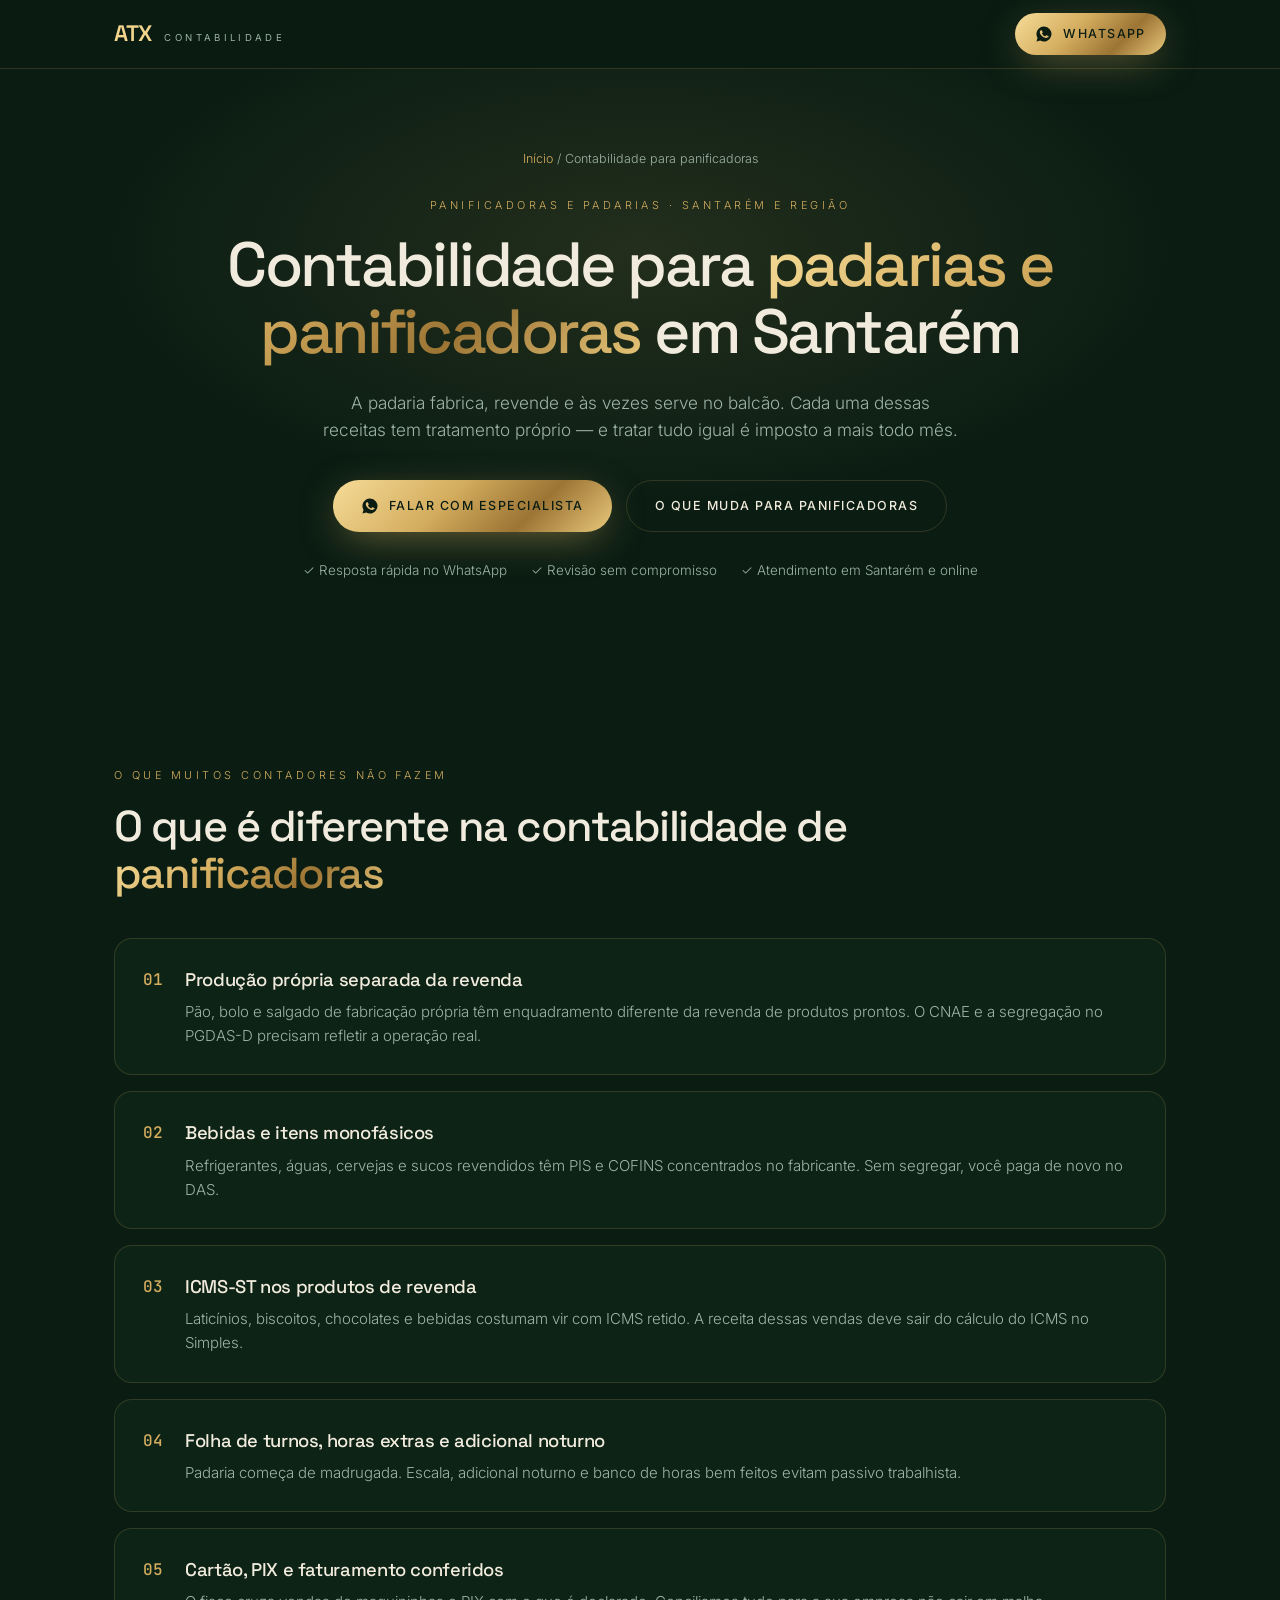
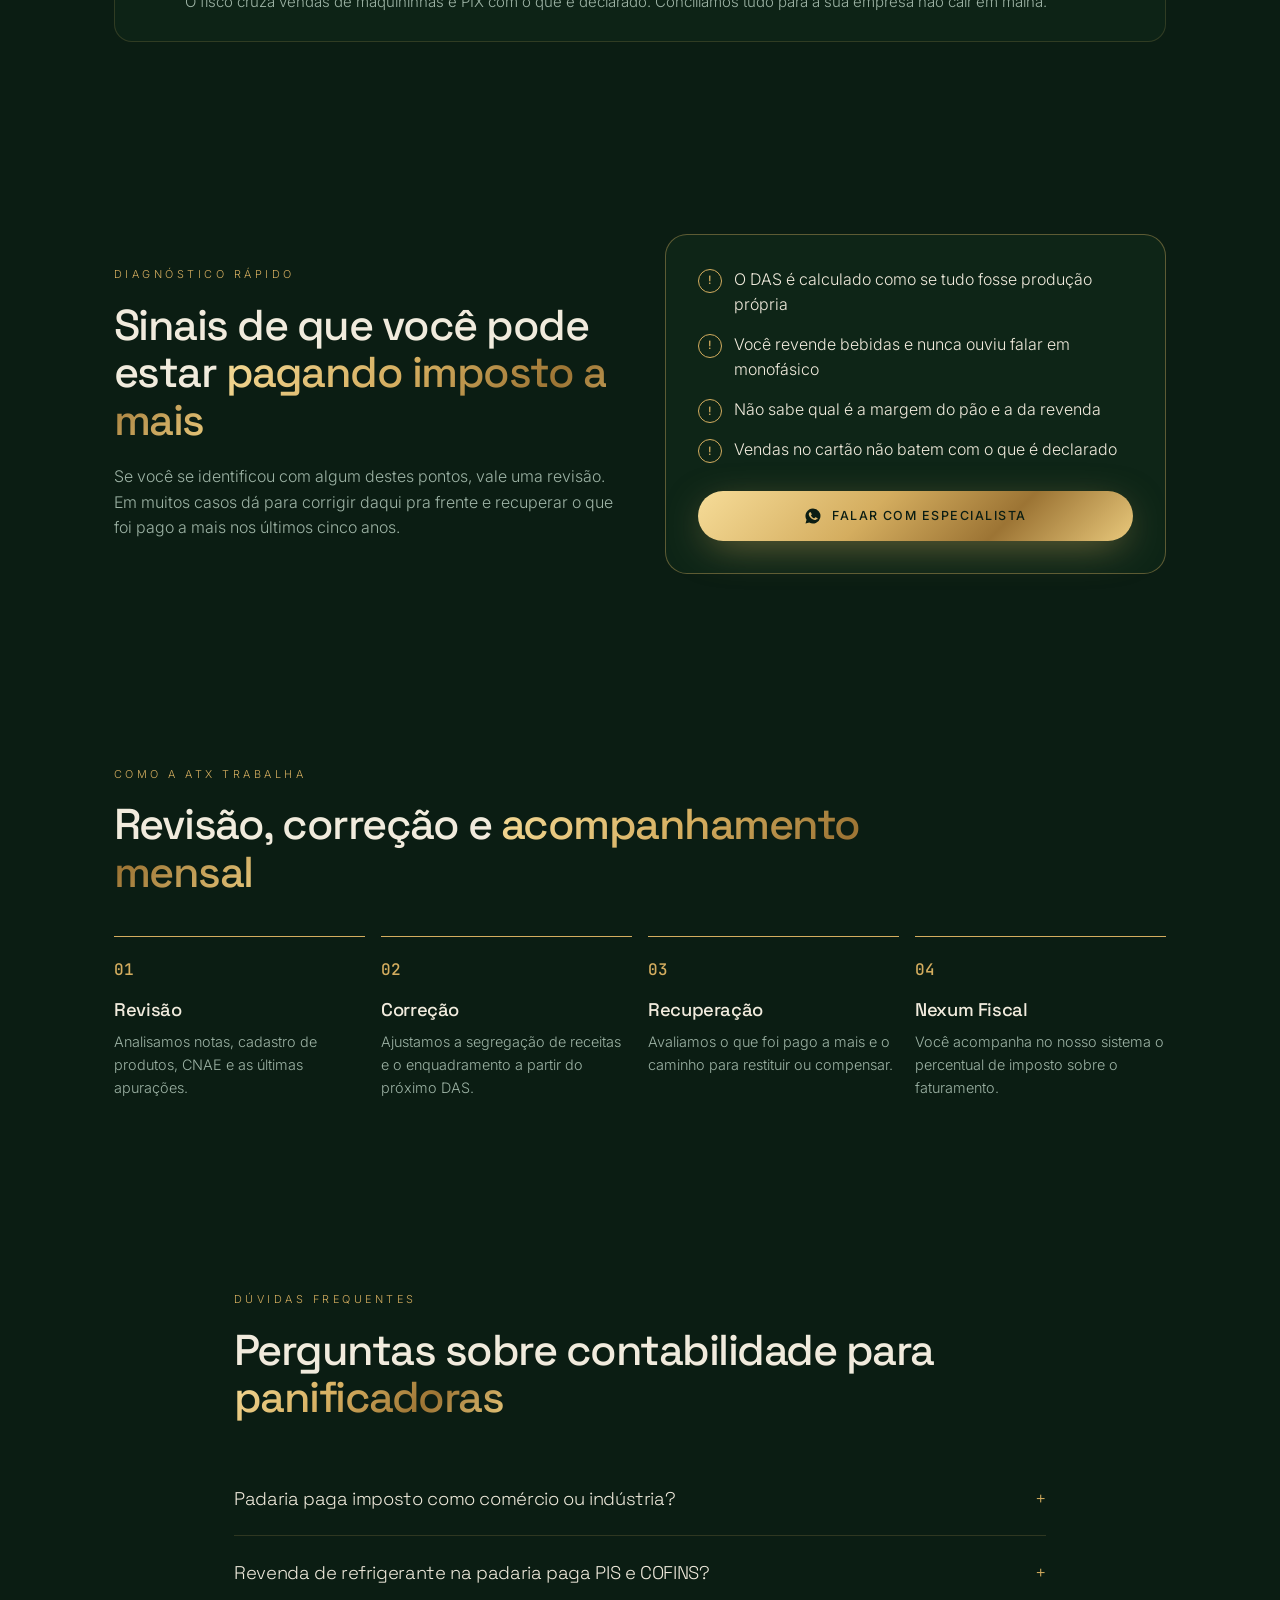
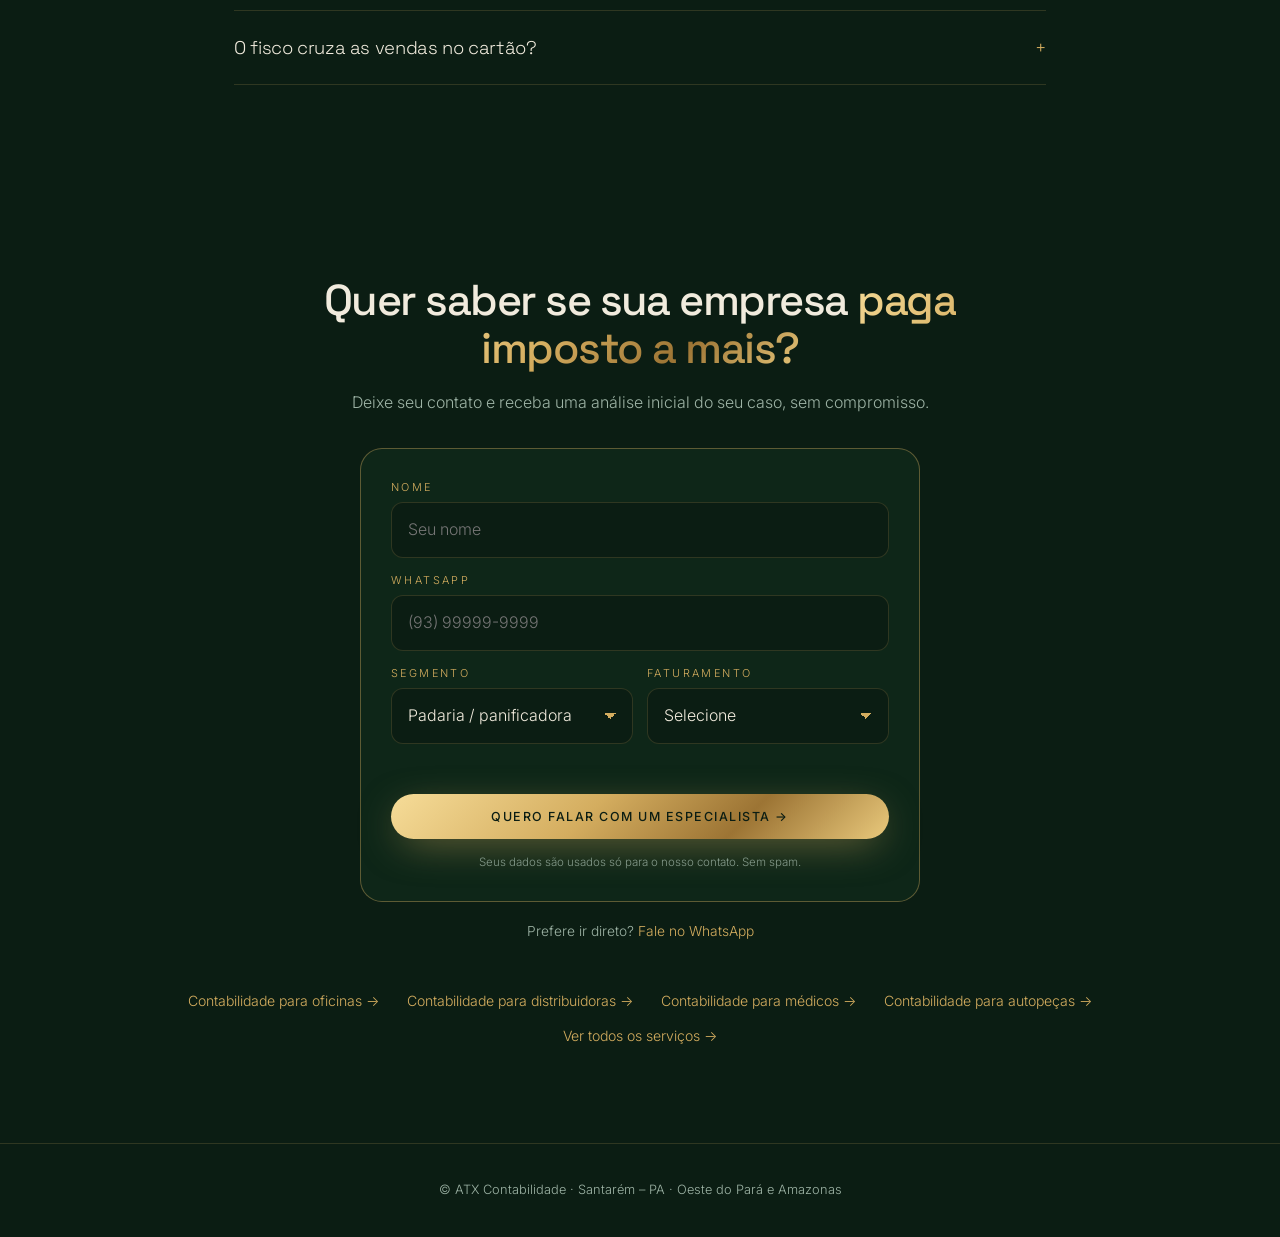
<file: contabilidade-panificadoras/index.html>
<!doctype html>
<html lang="pt-BR">
<head>
<!-- Google Tag Manager -->
<script>(function(w,d,s,l,i){w[l]=w[l]||[];w[l].push({'gtm.start':new Date().getTime(),event:'gtm.js'});var f=d.getElementsByTagName(s)[0],j=d.createElement(s),dl=l!='dataLayer'?'&l='+l:'';j.async=true;j.src='https://www.googletagmanager.com/gtm.js?id='+i+dl;f.parentNode.insertBefore(j,f);})(window,document,'script','dataLayer','GTM-WXZ3DZG');</script>
<!-- End Google Tag Manager -->
<meta charset="utf-8">
<meta name="viewport" content="width=device-width, initial-scale=1">
<title>Contabilidade para Padarias e Panificadoras em Santarém-PA | ATX</title>
<meta name="description" content="Contabilidade para padarias e panificadoras em Santarém e Oeste do Pará. Produção própria x revenda, bebidas monofásicas, ICMS-ST, folha e controle de insumos. Fale com a ATX.">
<meta name="robots" content="index, follow">
<meta name="geo.region" content="BR-PA"><meta name="geo.placename" content="Santarém">
<meta property="og:type" content="website"><meta property="og:locale" content="pt_BR">
<meta property="og:title" content="Contabilidade para Padarias e Panificadoras em Santarém-PA | ATX"><meta property="og:description" content="Contabilidade para padarias e panificadoras em Santarém e Oeste do Pará. Produção própria x revenda, bebidas monofásicas, ICMS-ST, folha e controle de insumos. Fale com a ATX.">
<meta name="theme-color" content="#0b1d13">
<link rel="preconnect" href="https://fonts.googleapis.com"><link rel="preconnect" href="https://fonts.gstatic.com" crossorigin>
<link href="https://fonts.googleapis.com/css2?family=Space+Grotesk:wght@400;500;600&family=Inter:wght@300;400;500&family=JetBrains+Mono:wght@500&display=swap" rel="stylesheet">
<script type="application/ld+json">[{"@context": "https://schema.org", "@type": "Service", "name": "Contabilidade para panificadoras e padarias", "serviceType": "Contabilidade", "areaServed": ["Santarém, PA", "Oeste do Pará", "Amazonas"], "provider": {"@type": "AccountingService", "name": "ATX Contabilidade", "telephone": "+55 92 99509-6571", "address": {"@type": "PostalAddress", "addressLocality": "Santarém", "addressRegion": "PA", "addressCountry": "BR"}}, "description": "Contabilidade para padarias e panificadoras em Santarém e Oeste do Pará. Produção própria x revenda, bebidas monofásicas, ICMS-ST, folha e controle de insumos. Fale com a ATX."}, {"@context": "https://schema.org", "@type": "FAQPage", "mainEntity": [{"@type": "Question", "name": "Padaria paga imposto como comércio ou indústria?", "acceptedAnswer": {"@type": "Answer", "text": "Depende da operação: a fabricação própria e a revenda podem ter enquadramentos diferentes no Simples Nacional. O correto é analisar o CNAE e segregar as receitas conforme o que a padaria realmente faz."}}, {"@type": "Question", "name": "Revenda de refrigerante na padaria paga PIS e COFINS?", "acceptedAnswer": {"@type": "Answer", "text": "Bebidas frias são monofásicas: PIS e COFINS são recolhidos pelo fabricante. Na revenda, essa receita deve ser marcada como monofásica no PGDAS-D para não pagar de novo."}}, {"@type": "Question", "name": "O fisco cruza as vendas no cartão?", "acceptedAnswer": {"@type": "Answer", "text": "Sim. Administradoras de cartão e instituições de pagamento informam as vendas ao fisco. Divergência com o faturamento declarado pode gerar fiscalização."}}]}, {"@context": "https://schema.org", "@type": "BreadcrumbList", "itemListElement": [{"@type": "ListItem", "position": 1, "name": "Início", "item": "/"}, {"@type": "ListItem", "position": 2, "name": "Contabilidade para panificadoras"}]}]</script>
<style>:root{--bg:#0b1d13;--bg2:#10281a;--gold:#d4ad5f;--gold2:#f3d58d;--text:#f1ebdd;--muted:#9db3a5;--line:rgba(212,173,95,.18);--grad:linear-gradient(135deg,#f6dc98 0%,#d4ad5f 40%,#9c7434 70%,#e9c97c 100%)}
*{box-sizing:border-box;margin:0;padding:0}html{scroll-behavior:smooth}
body{background:var(--bg);color:var(--text);font-family:Inter,sans-serif;font-weight:300;line-height:1.6;overflow-x:hidden}
a{color:inherit;text-decoration:none}.wrap{max-width:1100px;margin:0 auto;padding:0 24px}
.gold{background:var(--grad);-webkit-background-clip:text;background-clip:text;color:transparent}.muted{color:var(--muted)}
header{position:sticky;top:0;z-index:20;background:rgba(11,29,19,.85);backdrop-filter:blur(14px);border-bottom:1px solid var(--line)}
.nav{display:flex;justify-content:space-between;align-items:center;height:68px}
.logo{font-family:"Space Grotesk",sans-serif;font-weight:600;font-size:1.4rem;letter-spacing:-.04em;color:var(--gold2)}
.logo span{font-family:Inter;font-weight:400;font-size:.6rem;letter-spacing:.35em;text-transform:uppercase;color:var(--muted);margin-left:8px}
.btn{display:inline-flex;align-items:center;justify-content:center;gap:10px;padding:15px 28px;border-radius:999px;font-size:.78rem;letter-spacing:.12em;text-transform:uppercase;font-weight:500;transition:.3s;text-align:center}
.btn.sm{padding:11px 20px}.btn-gold{background:var(--grad);color:#0b1d13;box-shadow:0 10px 40px -10px rgba(212,173,95,.6)}.btn-gold:hover{transform:translateY(-2px)}
.btn-ghost{border:1px solid var(--line)}.btn-ghost:hover{border-color:var(--gold)}
section{padding:96px 0}
.hero{padding:80px 0 90px;text-align:center;background:radial-gradient(60% 60% at 50% 30%,rgba(212,173,95,.12),transparent 70%)}
.crumb{font-size:.78rem;color:var(--muted);margin-bottom:28px}.crumb a{color:var(--gold)}
.eyebrow{font-size:.68rem;letter-spacing:.32em;text-transform:uppercase;color:var(--gold);margin-bottom:18px}
h1{font-family:"Space Grotesk",sans-serif;font-weight:500;font-size:clamp(2.1rem,5vw,3.9rem);line-height:1.06;letter-spacing:-.04em;max-width:900px;margin:0 auto}
h2{font-family:"Space Grotesk",sans-serif;font-weight:500;font-size:clamp(1.7rem,3.4vw,2.7rem);line-height:1.1;letter-spacing:-.035em;max-width:760px;margin-bottom:40px}
h3{font-family:"Space Grotesk",sans-serif;font-weight:500;font-size:1.15rem;letter-spacing:-.02em;margin-bottom:6px}
.lead{color:var(--muted);font-size:1.08rem;max-width:640px;margin:24px auto 36px}
.cta{display:flex;gap:14px;justify-content:center;flex-wrap:wrap}
.trust{display:flex;flex-wrap:wrap;justify-content:center;gap:8px 24px;margin-top:28px;font-size:.84rem;color:var(--muted)}
.pts{display:grid;gap:16px}
.pt{display:flex;gap:22px;padding:26px 28px;border:1px solid var(--line);border-radius:18px;background:rgba(16,40,26,.6)}
.pt b{font-family:"JetBrains Mono",monospace;color:var(--gold);font-weight:500;margin-top:2px}.pt p{color:var(--muted);font-size:.94rem}
.sinais{display:grid;grid-template-columns:1fr 1fr;gap:50px;align-items:center}.sinais h2{margin-bottom:20px}
.box{border:1px solid rgba(212,173,95,.4);border-radius:22px;padding:32px;background:rgba(16,40,26,.8)}
.box ul{list-style:none;display:grid;gap:14px;margin-bottom:28px}.box li{display:flex;gap:12px}.box li:before{content:"!";flex:none;width:22px;height:22px;border-radius:50%;border:1px solid var(--gold);color:var(--gold);display:grid;place-items:center;font-size:.72rem;font-weight:500;margin-top:2px}
.box .btn{width:100%}
.steps{display:grid;grid-template-columns:repeat(4,1fr);gap:16px}.steps>div{border-top:1px solid var(--gold);padding-top:20px}
.steps b{font-family:"JetBrains Mono",monospace;color:var(--gold);font-weight:500;display:block;margin-bottom:12px}.steps p{color:var(--muted);font-size:.9rem}
.faq{max-width:860px}details{border-bottom:1px solid var(--line);padding:22px 0}
summary{cursor:pointer;list-style:none;display:flex;justify-content:space-between;gap:20px;font-family:"Space Grotesk",sans-serif;font-size:1.15rem;letter-spacing:-.02em}
summary::-webkit-details-marker{display:none}summary:after{content:"+";color:var(--gold)}details[open] summary:after{content:"–"}details p{color:var(--muted);margin-top:12px}
.final{text-align:center}.final h2{margin:0 auto 18px}.final .muted{margin-bottom:32px}
.others{display:flex;flex-wrap:wrap;justify-content:center;gap:12px 28px;margin-top:48px;font-size:.88rem}.others a{color:var(--gold)}
footer{border-top:1px solid var(--line);padding:36px 0;font-size:.8rem;color:var(--muted);text-align:center}
.mbar{display:none}
@media (max-width:760px){
  section{padding:64px 0}.hero{padding:48px 0 60px}.wrap{padding:0 20px}
  .lead{font-size:1rem}.cta{flex-direction:column}.cta .btn{width:100%}.trust{flex-direction:column;gap:4px}
  .pt{padding:20px;gap:14px}.sinais{grid-template-columns:1fr;gap:28px}.box{padding:22px}
  .steps{grid-template-columns:1fr 1fr;gap:24px 16px}.final .btn{width:100%}
  header .btn{display:none}
  .mbar{display:flex;position:fixed;left:0;right:0;bottom:0;z-index:40;padding:10px 14px calc(10px + env(safe-area-inset-bottom));background:rgba(11,29,19,.92);backdrop-filter:blur(14px);border-top:1px solid var(--line)}
  .mbar .btn{width:100%}footer{padding-bottom:110px}
}
</style>
<link rel="stylesheet" href="/assets/form.css">
</head>
<body>
<!-- Google Tag Manager (noscript) -->
<noscript><iframe src="https://www.googletagmanager.com/ns.html?id=GTM-WXZ3DZG" height="0" width="0" style="display:none;visibility:hidden"></iframe></noscript>
<!-- End Google Tag Manager (noscript) -->
<header><div class="wrap nav"><a href="/" class="logo">ATX <span>Contabilidade</span></a><a class="btn btn-gold sm js-wa" data-cta="topo" data-extra="Tenho uma padaria e quero revisar minha contabilidade." href="https://wa.me/5592995096571" target="_blank" rel="noopener"><svg width="18" height="18" viewBox="0 0 24 24" fill="currentColor" aria-hidden="true"><path d="M12 2a10 10 0 0 0-8.6 15.1L2 22l5-1.3A10 10 0 1 0 12 2zm5.3 14.1c-.2.6-1.3 1.2-1.8 1.2-.5.1-1 .2-3.3-.7-2.8-1.1-4.5-3.9-4.7-4.1-.1-.2-1.1-1.5-1.1-2.9s.7-2 1-2.3c.3-.3.6-.3.8-.3h.6c.2 0 .4 0 .6.5l.9 2.1c.1.2.1.4 0 .5l-.4.6-.4.4c-.1.1-.3.3-.1.6.2.3.7 1.2 1.6 2 1.1 1 2 1.3 2.3 1.4.3.1.5.1.6-.1l.9-1.1c.2-.3.4-.2.7-.1l2 1c.3.1.5.2.5.3.1.2.1.7-.1 1.4z"/></svg> WhatsApp</a></div></header>
<main>
  <section class="hero"><div class="wrap">
    <nav class="crumb"><a href="/">Início</a> / Contabilidade para panificadoras</nav>
    <div class="eyebrow">Panificadoras e padarias · Santarém e região</div>
    <h1>Contabilidade para <span class="gold">padarias e panificadoras</span> em Santarém</h1>
    <p class="lead">A padaria fabrica, revende e às vezes serve no balcão. Cada uma dessas receitas tem tratamento próprio — e tratar tudo igual é imposto a mais todo mês.</p>
    <div class="cta"><a class="btn btn-gold js-wa" data-cta="hero" data-extra="Tenho uma padaria e quero revisar minha contabilidade." href="https://wa.me/5592995096571" target="_blank" rel="noopener"><svg width="18" height="18" viewBox="0 0 24 24" fill="currentColor" aria-hidden="true"><path d="M12 2a10 10 0 0 0-8.6 15.1L2 22l5-1.3A10 10 0 1 0 12 2zm5.3 14.1c-.2.6-1.3 1.2-1.8 1.2-.5.1-1 .2-3.3-.7-2.8-1.1-4.5-3.9-4.7-4.1-.1-.2-1.1-1.5-1.1-2.9s.7-2 1-2.3c.3-.3.6-.3.8-.3h.6c.2 0 .4 0 .6.5l.9 2.1c.1.2.1.4 0 .5l-.4.6-.4.4c-.1.1-.3.3-.1.6.2.3.7 1.2 1.6 2 1.1 1 2 1.3 2.3 1.4.3.1.5.1.6-.1l.9-1.1c.2-.3.4-.2.7-.1l2 1c.3.1.5.2.5.3.1.2.1.7-.1 1.4z"/></svg> Falar com especialista</a><a class="btn btn-ghost" href="#diferencas">O que muda para panificadoras</a></div>
    <div class="trust"><span>✓ Resposta rápida no WhatsApp</span><span>✓ Revisão sem compromisso</span><span>✓ Atendimento em Santarém e online</span></div>
  </div></section>

  <section id="diferencas"><div class="wrap">
    <div class="eyebrow">O que muitos contadores não fazem</div>
    <h2>O que é diferente na contabilidade de <span class="gold">panificadoras</span></h2>
    <div class="pts"><div class="pt"><b>01</b><div><h3>Produção própria separada da revenda</h3><p>Pão, bolo e salgado de fabricação própria têm enquadramento diferente da revenda de produtos prontos. O CNAE e a segregação no PGDAS-D precisam refletir a operação real.</p></div></div><div class="pt"><b>02</b><div><h3>Bebidas e itens monofásicos</h3><p>Refrigerantes, águas, cervejas e sucos revendidos têm PIS e COFINS concentrados no fabricante. Sem segregar, você paga de novo no DAS.</p></div></div><div class="pt"><b>03</b><div><h3>ICMS-ST nos produtos de revenda</h3><p>Laticínios, biscoitos, chocolates e bebidas costumam vir com ICMS retido. A receita dessas vendas deve sair do cálculo do ICMS no Simples.</p></div></div><div class="pt"><b>04</b><div><h3>Folha de turnos, horas extras e adicional noturno</h3><p>Padaria começa de madrugada. Escala, adicional noturno e banco de horas bem feitos evitam passivo trabalhista.</p></div></div><div class="pt"><b>05</b><div><h3>Cartão, PIX e faturamento conferidos</h3><p>O fisco cruza vendas de maquininhas e PIX com o que é declarado. Conciliamos tudo para a sua empresa não cair em malha.</p></div></div></div>
  </div></section>

  <section><div class="wrap sinais">
    <div><div class="eyebrow">Diagnóstico rápido</div><h2>Sinais de que você pode estar <span class="gold">pagando imposto a mais</span></h2>
    <p class="muted">Se você se identificou com algum destes pontos, vale uma revisão. Em muitos casos dá para corrigir daqui pra frente e recuperar o que foi pago a mais nos últimos cinco anos.</p></div>
    <div class="box"><ul><li>O DAS é calculado como se tudo fosse produção própria</li><li>Você revende bebidas e nunca ouviu falar em monofásico</li><li>Não sabe qual é a margem do pão e a da revenda</li><li>Vendas no cartão não batem com o que é declarado</li></ul><a class="btn btn-gold js-wa" data-cta="sinais" data-extra="Tenho uma padaria e quero revisar minha contabilidade." href="https://wa.me/5592995096571" target="_blank" rel="noopener"><svg width="18" height="18" viewBox="0 0 24 24" fill="currentColor" aria-hidden="true"><path d="M12 2a10 10 0 0 0-8.6 15.1L2 22l5-1.3A10 10 0 1 0 12 2zm5.3 14.1c-.2.6-1.3 1.2-1.8 1.2-.5.1-1 .2-3.3-.7-2.8-1.1-4.5-3.9-4.7-4.1-.1-.2-1.1-1.5-1.1-2.9s.7-2 1-2.3c.3-.3.6-.3.8-.3h.6c.2 0 .4 0 .6.5l.9 2.1c.1.2.1.4 0 .5l-.4.6-.4.4c-.1.1-.3.3-.1.6.2.3.7 1.2 1.6 2 1.1 1 2 1.3 2.3 1.4.3.1.5.1.6-.1l.9-1.1c.2-.3.4-.2.7-.1l2 1c.3.1.5.2.5.3.1.2.1.7-.1 1.4z"/></svg> Falar com especialista</a></div>
  </div></section>

  <section><div class="wrap">
    <div class="eyebrow">Como a ATX trabalha</div>
    <h2>Revisão, correção e <span class="gold">acompanhamento mensal</span></h2>
    <div class="steps"><div><b>01</b><h3>Revisão</h3><p>Analisamos notas, cadastro de produtos, CNAE e as últimas apurações.</p></div><div><b>02</b><h3>Correção</h3><p>Ajustamos a segregação de receitas e o enquadramento a partir do próximo DAS.</p></div><div><b>03</b><h3>Recuperação</h3><p>Avaliamos o que foi pago a mais e o caminho para restituir ou compensar.</p></div><div><b>04</b><h3>Nexum Fiscal</h3><p>Você acompanha no nosso sistema o percentual de imposto sobre o faturamento.</p></div></div>
  </div></section>

  <section><div class="wrap faq">
    <div class="eyebrow">Dúvidas frequentes</div>
    <h2>Perguntas sobre contabilidade para <span class="gold">panificadoras</span></h2>
    <details><summary>Padaria paga imposto como comércio ou indústria?</summary><p>Depende da operação: a fabricação própria e a revenda podem ter enquadramentos diferentes no Simples Nacional. O correto é analisar o CNAE e segregar as receitas conforme o que a padaria realmente faz.</p></details><details><summary>Revenda de refrigerante na padaria paga PIS e COFINS?</summary><p>Bebidas frias são monofásicas: PIS e COFINS são recolhidos pelo fabricante. Na revenda, essa receita deve ser marcada como monofásica no PGDAS-D para não pagar de novo.</p></details><details><summary>O fisco cruza as vendas no cartão?</summary><p>Sim. Administradoras de cartão e instituições de pagamento informam as vendas ao fisco. Divergência com o faturamento declarado pode gerar fiscalização.</p></details>
  </div></section>

  <section class="final"><div class="wrap">
    <h2>Quer saber se sua empresa <span class="gold">paga imposto a mais?</span></h2>
    <p class="muted">Deixe seu contato e receba uma análise inicial do seu caso, sem compromisso.</p>
    <form class="lead-form" novalidate>
      <label>Nome<input name="nome" autocomplete="name" placeholder="Seu nome" required></label>
      <label>WhatsApp<input name="telefone" type="tel" inputmode="tel" autocomplete="tel" placeholder="(93) 99999-9999" required></label>
      <div class="row">
        <label>Segmento<select name="nicho" required><option value="" disabled>Selecione</option><option>Comércio</option><option>Prestação de serviços</option><option>Oficina mecânica</option><option>Loja de autopeças</option><option>Distribuidora</option><option selected>Padaria / panificadora</option><option>Médico / clínica</option><option>MEI</option><option>Outro</option></select></label>
        <label>Faturamento<select name="faturamento" required><option value="" disabled selected>Selecione</option><option>Ainda não faturo</option><option>Até R$ 81 mil por ano</option><option>De R$ 81 mil a R$ 360 mil</option><option>De R$ 360 mil a R$ 1,8 milhão</option><option>De R$ 1,8 milhão a R$ 4,8 milhões</option><option>Acima de R$ 4,8 milhões</option></select></label>
      </div>
      <div class="lead-err" role="alert"></div>
      <button class="btn btn-gold" type="submit">Quero falar com um especialista →</button>
      <p class="lead-priv">Seus dados são usados só para o nosso contato. Sem spam.</p>
    </form>
    <p class="lead-alt" style="margin-top:18px">Prefere ir direto? <a class="js-wa" data-cta="final-link" data-extra="Tenho uma padaria e quero revisar minha contabilidade." href="https://wa.me/5592995096571" target="_blank" rel="noopener">Fale no WhatsApp</a></p>
    <div class="others"><a href="/contabilidade-oficinas">Contabilidade para oficinas →</a><a href="/contabilidade-distribuidoras">Contabilidade para distribuidoras →</a><a href="/contabilidade-medicos">Contabilidade para médicos →</a><a href="/contabilidade-autopecas">Contabilidade para autopeças →</a><a href="/">Ver todos os serviços →</a></div>
  </div></section>
</main>
<footer><div class="wrap">© ATX Contabilidade · Santarém – PA · Oeste do Pará e Amazonas</div></footer>
<div class="mbar"><a class="btn btn-gold js-wa" data-cta="barra-mobile" data-extra="Tenho uma padaria e quero revisar minha contabilidade." href="https://wa.me/5592995096571" target="_blank" rel="noopener"><svg width="18" height="18" viewBox="0 0 24 24" fill="currentColor" aria-hidden="true"><path d="M12 2a10 10 0 0 0-8.6 15.1L2 22l5-1.3A10 10 0 1 0 12 2zm5.3 14.1c-.2.6-1.3 1.2-1.8 1.2-.5.1-1 .2-3.3-.7-2.8-1.1-4.5-3.9-4.7-4.1-.1-.2-1.1-1.5-1.1-2.9s.7-2 1-2.3c.3-.3.6-.3.8-.3h.6c.2 0 .4 0 .6.5l.9 2.1c.1.2.1.4 0 .5l-.4.6-.4.4c-.1.1-.3.3-.1.6.2.3.7 1.2 1.6 2 1.1 1 2 1.3 2.3 1.4.3.1.5.1.6-.1l.9-1.1c.2-.3.4-.2.7-.1l2 1c.3.1.5.2.5.3.1.2.1.7-.1 1.4z"/></svg> Falar no WhatsApp</a></div>
<script src="/assets/wa.js"></script>
<script src="/assets/lead.js"></script>
</body>
</html>
</file>
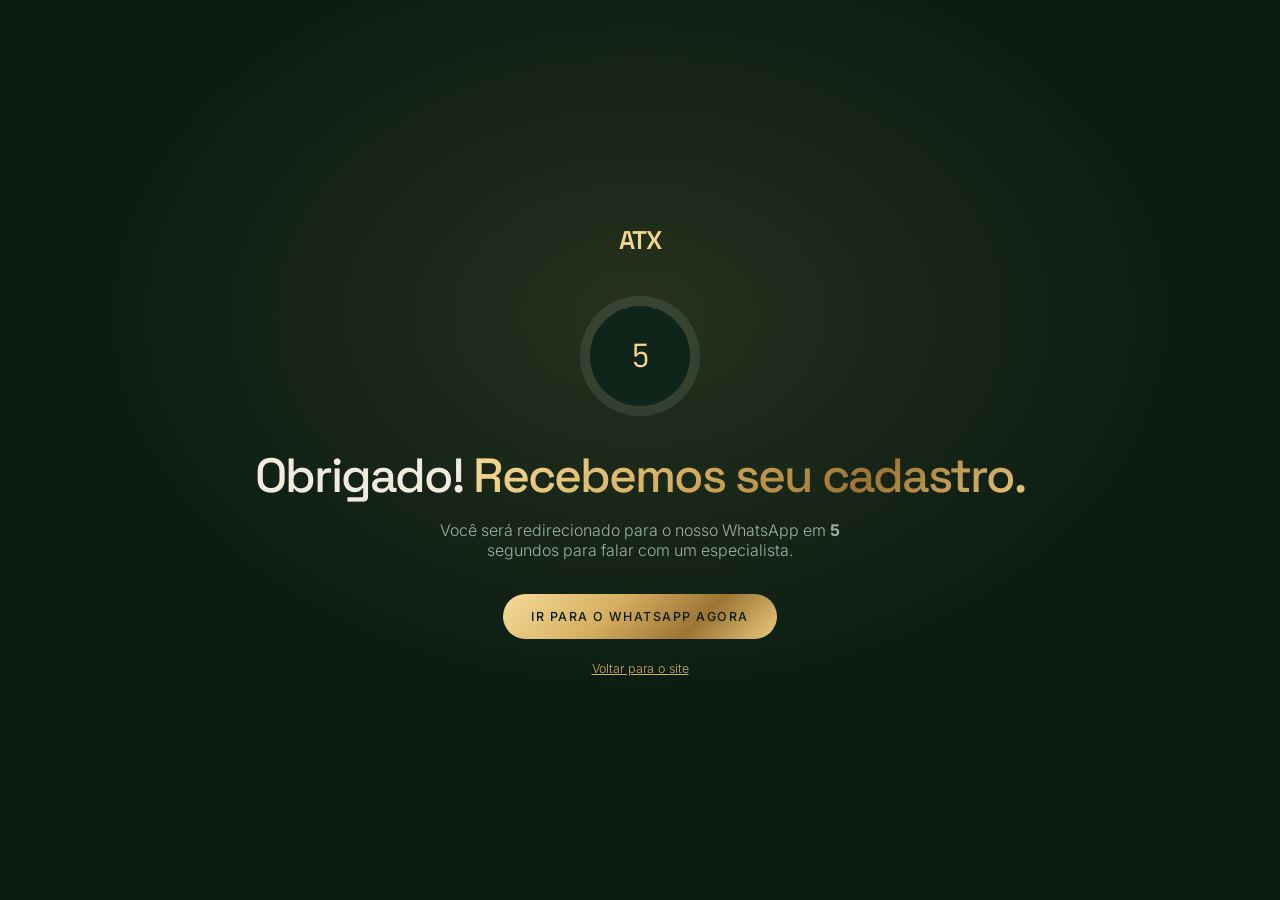
<file: obrigado/index.html>
<!doctype html>
<html lang="pt-BR">
<head>
<!-- Google Tag Manager -->
<script>(function(w,d,s,l,i){w[l]=w[l]||[];w[l].push({'gtm.start':new Date().getTime(),event:'gtm.js'});var f=d.getElementsByTagName(s)[0],j=d.createElement(s),dl=l!='dataLayer'?'&l='+l:'';j.async=true;j.src='https://www.googletagmanager.com/gtm.js?id='+i+dl;f.parentNode.insertBefore(j,f);})(window,document,'script','dataLayer','GTM-WXZ3DZG');</script>
<!-- End Google Tag Manager -->
<meta charset="utf-8">
<meta name="viewport" content="width=device-width, initial-scale=1">
<title>Obrigado | ATX Contabilidade</title>
<meta name="robots" content="noindex, nofollow">
<meta name="theme-color" content="#0b1d13">
<link rel="preconnect" href="https://fonts.googleapis.com"><link rel="preconnect" href="https://fonts.gstatic.com" crossorigin>
<link href="https://fonts.googleapis.com/css2?family=Space+Grotesk:wght@500;600&family=Inter:wght@300;400;500&family=JetBrains+Mono:wght@500&display=swap" rel="stylesheet">
<style>
  :root{--bg:#0b1d13;--gold:#d4ad5f;--gold2:#f3d58d;--text:#f1ebdd;--muted:#9db3a5;--line:rgba(212,173,95,.18);--grad:linear-gradient(135deg,#f6dc98 0%,#d4ad5f 40%,#9c7434 70%,#e9c97c 100%)}
  *{box-sizing:border-box;margin:0;padding:0}
  body{min-height:100vh;min-height:100svh;display:grid;place-items:center;background:radial-gradient(60% 60% at 50% 35%,rgba(212,173,95,.14),transparent 70%),var(--bg);color:var(--text);font-family:Inter,sans-serif;font-weight:300;text-align:center;padding:24px}
  .logo{font-family:"Space Grotesk",sans-serif;font-weight:600;font-size:1.6rem;letter-spacing:-.04em;color:var(--gold2);margin-bottom:40px}
  .ring{width:120px;height:120px;border-radius:50%;margin:0 auto 34px;display:grid;place-items:center;background:conic-gradient(var(--gold) var(--p,0%),rgba(157,179,165,.15) 0);transition:--p 1s linear}
  .ring span{width:100px;height:100px;border-radius:50%;background:#0f251a;display:grid;place-items:center;font-family:"JetBrains Mono",monospace;font-size:2rem;color:var(--gold2)}
  h1{font-family:"Space Grotesk",sans-serif;font-weight:500;font-size:clamp(1.9rem,5vw,3rem);letter-spacing:-.04em;line-height:1.1}
  .gold{background:var(--grad);-webkit-background-clip:text;background-clip:text;color:transparent}
  p{color:var(--muted);max-width:460px;margin:18px auto 34px}
  a.btn{display:inline-flex;align-items:center;gap:10px;padding:15px 28px;border-radius:999px;background:var(--grad);color:#0b1d13;font-size:.78rem;letter-spacing:.12em;text-transform:uppercase;font-weight:500;text-decoration:none}
  small{display:block;margin-top:22px;color:var(--muted);font-size:.78rem}small a{color:var(--gold)}
</style>
</head>
<body>
<!-- Google Tag Manager (noscript) -->
<noscript><iframe src="https://www.googletagmanager.com/ns.html?id=GTM-WXZ3DZG" height="0" width="0" style="display:none;visibility:hidden"></iframe></noscript>
<!-- End Google Tag Manager (noscript) -->
<main>
  <div class="logo">ATX</div>
  <div class="ring" id="ring"><span id="n">5</span></div>
  <h1>Obrigado<span id="nm"></span>! <span class="gold">Recebemos seu cadastro.</span></h1>
  <p>Você será redirecionado para o nosso WhatsApp em <b id="n2">5</b> segundos para falar com um especialista.</p>
  <a class="btn" id="go" href="https://wa.me/5592995096571">Ir para o WhatsApp agora</a>
  <small><a href="/">Voltar para o site</a></small>
</main>
<script>
  let d={};try{d=JSON.parse(sessionStorage.getItem('lead')||'{}')}catch(e){}
  const first=(d.nome||'').trim().split(' ')[0];
  if(first)document.getElementById('nm').textContent=', '+first;
  const src=(d.origem||'').toLowerCase();
  const origem=/face|insta|meta|ig|fb/.test(src)?'pelo Instagram':'pelo Google';
  let msg=`Oi, vim ${origem} e tenho interesse em serviços contábeis.`;
  if(d.nome)msg+=`\nNome: ${d.nome}`;
  if(d.nicho)msg+=`\nSegmento: ${d.nicho}`;
  if(d.faturamento)msg+=`\nFaturamento: ${d.faturamento}`;
  const url='https://wa.me/5592995096571?text='+encodeURIComponent(msg);
  const go=document.getElementById('go');go.href=url;
  try{window.dataLayer=window.dataLayer||[];dataLayer.push({event:'lead_thankyou',nicho:d.nicho||'',faturamento:d.faturamento||''})}catch(e){}
  go.addEventListener('click',()=>{try{dataLayer.push({event:'whatsapp_click',cta:'obrigado'})}catch(e){}});
  let t=5;const ring=document.getElementById('ring');
  const tick=()=>{document.getElementById('n').textContent=t;document.getElementById('n2').textContent=t;ring.style.setProperty('--p',((5-t)/5*100)+'%')};
  tick();
  const iv=setInterval(()=>{t--;if(t>=0)tick();if(t<=0)clearInterval(iv)},1000);
  setTimeout(()=>{location.href=url},5000);
</script>
</body>
</html>
</file>
<file: assets/form.css>
.lead-form{max-width:560px;margin:0 auto;text-align:left;display:grid;gap:14px;padding:30px;border:1px solid rgba(212,173,95,.4);border-radius:22px;background:rgba(16,40,26,.85)}
.lead-form label{display:grid;gap:6px;font-size:.68rem;letter-spacing:.22em;text-transform:uppercase;color:var(--gold)}
.lead-form input,.lead-form select{width:100%;font:inherit;font-size:1rem;letter-spacing:0;text-transform:none;color:var(--text);background:#0b1d13;border:1px solid var(--line);border-radius:12px;padding:14px 16px;outline:none;transition:.2s;appearance:none}
.lead-form select{background-image:linear-gradient(45deg,transparent 50%,#d4ad5f 50%),linear-gradient(135deg,#d4ad5f 50%,transparent 50%);background-position:calc(100% - 22px) 50%,calc(100% - 16px) 50%;background-size:6px 6px;background-repeat:no-repeat}
.lead-form input:focus,.lead-form select:focus{border-color:var(--gold)}
.lead-form .row{display:grid;grid-template-columns:1fr 1fr;gap:14px}
.lead-form button{margin-top:6px;width:100%;border:0;cursor:pointer;font-family:inherit}
.lead-err{min-height:1.2em;color:#f0a58a;font-size:.84rem}
.lead-alt{text-align:center;font-size:.86rem;color:var(--muted)}.lead-alt a{color:var(--gold)}
.lead-priv{font-size:.72rem;color:var(--muted);text-align:center;opacity:.8}
@media (max-width:640px){.lead-form{padding:22px}.lead-form .row{grid-template-columns:1fr}}
</file>
